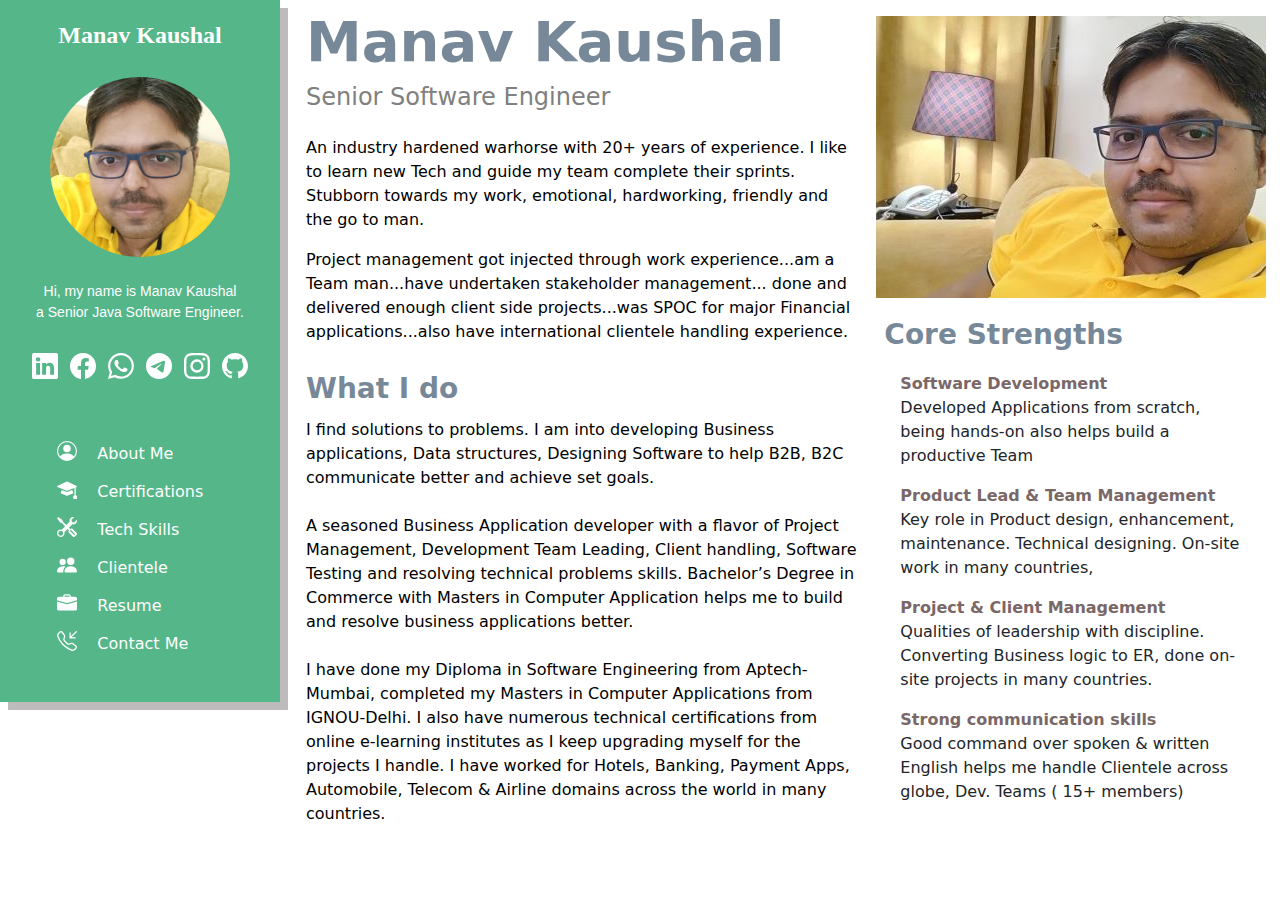
<file: About_Manav/aboutManav.html>
<html>
<head>
	<title>Manav Kaushal - Tech Lead : Java</title>
	<link rel="stylesheet" href="css/bootstrap.css">
	<meta charset="utf-8">
    <meta name="viewport" content="width=device-width, initial-scale=1">
    <meta name="description" content="">
    <meta name="author" content="Mark Otto, Jacob Thornton, and Bootstrap contributors">
    <meta name="generator" content="Hugo 0.122.0">
	
	
	<script src="js/bootstrap.js"></script>
	<link rel="stylesheet" href= 
"https://cdn.jsdelivr.net/npm/bootstrap@4.5.3/dist/css/bootstrap.min.css"
		integrity= 
"sha384-TX8t27EcRE3e/ihU7zmQxVncDAy5uIKz4rEkgIXeMed4M0jlfIDPvg6uqKI2xXr2"
		crossorigin="anonymous"> 

	<!-- Import jquery cdn -->
	<script src="https://code.jquery.com/jquery-3.5.1.slim.min.js"
		integrity= 
"sha384-DfXdz2htPH0lsSSs5nCTpuj/zy4C+OGpamoFVy38MVBnE+IbbVYUew+OrCXaRkfj"
		crossorigin="anonymous"> 
	</script> 
	
	<script src= 
"https://cdn.jsdelivr.net/npm/bootstrap@4.5.3/dist/js/bootstrap.bundle.min.js"
		integrity= 
"sha384-ho+j7jyWK8fNQe+A12Hb8AhRq26LrZ/JpcUGGOn+Y7RsweNrtN/tE3MoK7ZeZDyx"
		crossorigin="anonymous"> 
	</script> 
	
	
	
	
	<style>
      .bd-placeholder-img {
        font-size: 1.125rem;
        text-anchor: middle;
        -webkit-user-select: none;
        -moz-user-select: none;
        user-select: none;
      }

      @media (min-width: 768px) {
        .bd-placeholder-img-lg {
          font-size: 3.5rem;
        }
      }

      .b-example-divider {
        width: 100%;
        height: 3rem;
        background-color: rgba(0, 0, 0, .1);
        border: solid rgba(0, 0, 0, .15);
        border-width: 1px 0;
        box-shadow: inset 0 .5em 1.5em rgba(0, 0, 0, .1), inset 0 .125em .5em rgba(0, 0, 0, .15);
      }

      .b-example-vr {
        flex-shrink: 0;
        width: 1.5rem;
        height: 100vh;
      }

      .bi {
        vertical-align: -.125em;
        fill: currentColor;
      }

      .nav-scroller {
        position: relative;
        z-index: 2;
        height: 2.75rem;
        overflow-y: hidden;
      }

      .nav-scroller .nav {
        display: flex;
        flex-wrap: nowrap;
        padding-bottom: 1rem;
        margin-top: -1px;
        overflow-x: auto;
        text-align: center;
        white-space: nowrap;
        -webkit-overflow-scrolling: touch;
      }

      .btn-bd-primary {
        --bd-violet-bg: #712cf9;
        --bd-violet-rgb: 112.520718, 44.062154, 249.437846;

        --bs-btn-font-weight: 600;
        --bs-btn-color: var(--bs-white);
        --bs-btn-bg: var(--bd-violet-bg);
        --bs-btn-border-color: var(--bd-violet-bg);
        --bs-btn-hover-color: var(--bs-white);
        --bs-btn-hover-bg: #6528e0;
        --bs-btn-hover-border-color: #6528e0;
        --bs-btn-focus-shadow-rgb: var(--bd-violet-rgb);
        --bs-btn-active-color: var(--bs-btn-hover-color);
        --bs-btn-active-bg: #5a23c8;
        --bs-btn-active-border-color: #5a23c8;
      }

      .bd-mode-toggle {
        z-index: 1500;
      }

      .bd-mode-toggle .dropdown-menu .active .bi {
        display: block !important;
      }
	  .text-bg-green {
		  color: #54B689 !important;
		  background-color: #54B689;
	  }
	  .circle-img {
		border-radius: 50%;
		height : 180px;
		width  : 180px;
		text-align : center;
	  }
	  .mk-name {
		  font-family : Segoe UI;
		  font-size : 24px;
		  font-weight : bold;
	  }
	  .txt-btn {
		font-family : verdana;
		font-size : 16px;
		font-weight : bold;
		color : transparent;
	  }
	  .bi:hover {
		opacity: 0.5;		  
	  }	  
	  .my-tbl tr {
		height : 40px;
	  }
	  .ft-mk{
	    font-family : arial;
		font-size : 14px;		
	  }
	  ul li {
		height :  30px;
		width  : 150px;
		margin-left : 40px;
	  }
	  ul li:hover {
		font-weight : bold;
	  }
	  .my-grey-color {
		color : #595856;
	  }
	  .clr-slategrey {
		color : #778899;
	  }
	  .clr-lightsteelblue{
		color : #808080;
	  }
	  .clr-reddishgrey{
		color : #7a6767;
	  }
	  
	  .border-on{
		border : 1px solid black;
	  }
	  .border-off{
		border : 0px;
	  }
	  .border-grey {
		border : 1px solid rgb(200,200,200);
	  }
	  .col-2 {
		flex: 0 0 auto;
		width: 15.900667%;
	  }
	  .bg-secondary {
		--bs-bg-opacity: 1;
		background-color: rgb(200,200,200) !important;
	  }
	  .bg-tab {
		background-color: #b3b2b1 !important;
	  }
	  #mytabs : hover{
		background-color: rgb(200,200,200) !important;
	  }
    </style>
</head>
<body>

<div style="display: inline-flex">

<main class="" style="padding-right:10px">
  <h1 class="visually-hidden">Sidebars examples</h1>

  <div class="d-flex flex-column flex-shrink-0 p-3 text-bg-green" style="width: 280px;border: 1px solid; padding: 10px; box-shadow: 8px 8px #bdbbbb;">
    <center>
		<span class="mk-name align-items-center text-white text-decoration-none">Manav Kaushal</span>
		<br><br>
		<img src="img/manav_profile.jpeg" class="circle-img" title="Manav Kaushal"/>
		<br><br>
		<span class="ft-mk align-items-center text-white">
			Hi, my name is Manav Kaushal<br>a Senior Java Software Engineer.
		</span>
	</center>
	<br/>
	
	<table border="0" cellpadding="6" align="center">
		<tr>
			<td>
				<a href="http://www.linkedin.com/in/manavkaushal" class="text-decoration-none">
					<svg xmlns="http://www.w3.org/2000/svg" width="26" height="26" fill="currentColor" class="bi bi-linkedin text-white" viewBox="0 0 16 16">
						<path d="M0 1.146C0 .513.526 0 1.175 0h13.65C15.474 0 16 .513 16 1.146v13.708c0 .633-.526 1.146-1.175 1.146H1.175C.526 16 0 15.487 0 14.854zm4.943 12.248V6.169H2.542v7.225zm-1.2-8.212c.837 0 1.358-.554 1.358-1.248-.015-.709-.52-1.248-1.342-1.248S2.4 3.226 2.4 3.934c0 .694.521 1.248 1.327 1.248zm4.908 8.212V9.359c0-.216.016-.432.08-.586.173-.431.568-.878 1.232-.878.869 0 1.216.662 1.216 1.634v3.865h2.401V9.25c0-2.22-1.184-3.252-2.764-3.252-1.274 0-1.845.7-2.165 1.193v.025h-.016l.016-.025V6.169h-2.4c.03.678 0 7.225 0 7.225z"/>
					</svg>
				</a>
			</td>
			<td>
				<a href="https://www.facebook.com/manavdkaushal" class="text-decoration-none">
					<svg xmlns="http://www.w3.org/2000/svg" width="26" height="26" fill="currentColor" class="bi bi-facebook text-white" viewBox="0 0 16 16">
						<path d="M16 8.049c0-4.446-3.582-8.05-8-8.05C3.58 0-.002 3.603-.002 8.05c0 4.017 2.926 7.347 6.75 7.951v-5.625h-2.03V8.05H6.75V6.275c0-2.017 1.195-3.131 3.022-3.131.876 0 1.791.157 1.791.157v1.98h-1.009c-.993 0-1.303.621-1.303 1.258v1.51h2.218l-.354 2.326H9.25V16c3.824-.604 6.75-3.934 6.75-7.951"/>
					</svg>
				</a>
			</td>
			<td>
			
				<a class="text-decoration-none" id="a_wa" data-toggle="modal" href="#mnvModal">
					<svg xmlns="http://www.w3.org/2000/svg" width="26" height="26" fill="currentColor" class="bi bi-whatsapp text-white" viewBox="0 0 16 16">
					  <path d="M13.601 2.326A7.85 7.85 0 0 0 7.994 0C3.627 0 .068 3.558.064 7.926c0 1.399.366 2.76 1.057 3.965L0 16l4.204-1.102a7.9 7.9 0 0 0 3.79.965h.004c4.368 0 7.926-3.558 7.93-7.93A7.9 7.9 0 0 0 13.6 2.326zM7.994 14.521a6.6 6.6 0 0 1-3.356-.92l-.24-.144-2.494.654.666-2.433-.156-.251a6.56 6.56 0 0 1-1.007-3.505c0-3.626 2.957-6.584 6.591-6.584a6.56 6.56 0 0 1 4.66 1.931 6.56 6.56 0 0 1 1.928 4.66c-.004 3.639-2.961 6.592-6.592 6.592m3.615-4.934c-.197-.099-1.17-.578-1.353-.646-.182-.065-.315-.099-.445.099-.133.197-.513.646-.627.775-.114.133-.232.148-.43.05-.197-.1-.836-.308-1.592-.985-.59-.525-.985-1.175-1.103-1.372-.114-.198-.011-.304.088-.403.087-.088.197-.232.296-.346.1-.114.133-.198.198-.33.065-.134.034-.248-.015-.347-.05-.099-.445-1.076-.612-1.47-.16-.389-.323-.335-.445-.34-.114-.007-.247-.007-.38-.007a.73.73 0 0 0-.529.247c-.182.198-.691.677-.691 1.654s.71 1.916.81 2.049c.098.133 1.394 2.132 3.383 2.992.47.205.84.326 1.129.418.475.152.904.129 1.246.08.38-.058 1.171-.48 1.338-.943.164-.464.164-.86.114-.943-.049-.084-.182-.133-.38-.232"/>
					</svg>
				</a>
			</td>
			<td>
				<a class="text-decoration-none" id="a_tg" data-toggle="modal" href="#mnvModal">
					<svg xmlns="http://www.w3.org/2000/svg" width="26" height="26" fill="currentColor" class="bi bi-telegram text-white" viewBox="0 0 16 16">
					  <path d="M16 8A8 8 0 1 1 0 8a8 8 0 0 1 16 0M8.287 5.906q-1.168.486-4.666 2.01-.567.225-.595.442c-.03.243.275.339.69.47l.175.055c.408.133.958.288 1.243.294q.39.01.868-.32 3.269-2.206 3.374-2.23c.05-.012.12-.026.166.016s.042.12.037.141c-.03.129-1.227 1.241-1.846 1.817-.193.18-.33.307-.358.336a8 8 0 0 1-.188.186c-.38.366-.664.64.015 1.088.327.216.589.393.85.571.284.194.568.387.936.629q.14.092.27.187c.331.236.63.448.997.414.214-.02.435-.22.547-.82.265-1.417.786-4.486.906-5.751a1.4 1.4 0 0 0-.013-.315.34.34 0 0 0-.114-.217.53.53 0 0 0-.31-.093c-.3.005-.763.166-2.984 1.09"/>
					</svg>
				</a>
			</td>
			<td>
				<a class="text-decoration-none" id="a_ig" data-toggle="modal" href="#mnvModal">
					<svg xmlns="http://www.w3.org/2000/svg" width="26" height="26" fill="currentColor" class="bi bi-instagram text-white" viewBox="0 0 16 16">
						<path d="M8 0C5.829 0 5.556.01 4.703.048 3.85.088 3.269.222 2.76.42a3.9 3.9 0 0 0-1.417.923A3.9 3.9 0 0 0 .42 2.76C.222 3.268.087 3.85.048 4.7.01 5.555 0 5.827 0 8.001c0 2.172.01 2.444.048 3.297.04.852.174 1.433.372 1.942.205.526.478.972.923 1.417.444.445.89.719 1.416.923.51.198 1.09.333 1.942.372C5.555 15.99 5.827 16 8 16s2.444-.01 3.298-.048c.851-.04 1.434-.174 1.943-.372a3.9 3.9 0 0 0 1.416-.923c.445-.445.718-.891.923-1.417.197-.509.332-1.09.372-1.942C15.99 10.445 16 10.173 16 8s-.01-2.445-.048-3.299c-.04-.851-.175-1.433-.372-1.941a3.9 3.9 0 0 0-.923-1.417A3.9 3.9 0 0 0 13.24.42c-.51-.198-1.092-.333-1.943-.372C10.443.01 10.172 0 7.998 0zm-.717 1.442h.718c2.136 0 2.389.007 3.232.046.78.035 1.204.166 1.486.275.373.145.64.319.92.599s.453.546.598.92c.11.281.24.705.275 1.485.039.843.047 1.096.047 3.231s-.008 2.389-.047 3.232c-.035.78-.166 1.203-.275 1.485a2.5 2.5 0 0 1-.599.919c-.28.28-.546.453-.92.598-.28.11-.704.24-1.485.276-.843.038-1.096.047-3.232.047s-2.39-.009-3.233-.047c-.78-.036-1.203-.166-1.485-.276a2.5 2.5 0 0 1-.92-.598 2.5 2.5 0 0 1-.6-.92c-.109-.281-.24-.705-.275-1.485-.038-.843-.046-1.096-.046-3.233s.008-2.388.046-3.231c.036-.78.166-1.204.276-1.486.145-.373.319-.64.599-.92s.546-.453.92-.598c.282-.11.705-.24 1.485-.276.738-.034 1.024-.044 2.515-.045zm4.988 1.328a.96.96 0 1 0 0 1.92.96.96 0 0 0 0-1.92m-4.27 1.122a4.109 4.109 0 1 0 0 8.217 4.109 4.109 0 0 0 0-8.217m0 1.441a2.667 2.667 0 1 1 0 5.334 2.667 2.667 0 0 1 0-5.334"/>
					</svg>
				</a>
			</td>
			<td>
				<a href="https://github.com/manavdkaushal" class="text-decoration-none">
					<svg xmlns="http://www.w3.org/2000/svg" width="26" height="26" fill="currentColor" class="bi bi-github text-white" viewBox="0 0 16 16">
						<path d="M8 0C3.58 0 0 3.58 0 8c0 3.54 2.29 6.53 5.47 7.59.4.07.55-.17.55-.38 0-.19-.01-.82-.01-1.49-2.01.37-2.53-.49-2.69-.94-.09-.23-.48-.94-.82-1.13-.28-.15-.68-.52-.01-.53.63-.01 1.08.58 1.23.82.72 1.21 1.87.87 2.33.66.07-.52.28-.87.51-1.07-1.78-.2-3.64-.89-3.64-3.95 0-.87.31-1.59.82-2.15-.08-.2-.36-1.02.08-2.12 0 0 .67-.21 2.2.82.64-.18 1.32-.27 2-.27s1.36.09 2 .27c1.53-1.04 2.2-.82 2.2-.82.44 1.1.16 1.92.08 2.12.51.56.82 1.27.82 2.15 0 3.07-1.87 3.75-3.65 3.95.29.25.54.73.54 1.48 0 1.07-.01 1.93-.01 2.2 0 .21.15.46.55.38A8.01 8.01 0 0 0 16 8c0-4.42-3.58-8-8-8"/>
					</svg>
				</a>
			</td>
		</tr>
	</table>	
	

	<div class="container mt-2">
		<div class="modal fade" id="mnvModal"
			tabindex="-1"
			aria-labelledby="mnvModalLabel"
			aria-hidden="true"> 
			
			<div class="modal-dialog modal-dialog-centered"> 
				<div class="modal-content"> 
					<div class="modal-header"> 
						<h5 class="modal-title"
							id="mnvModalLabel"> 
							Scan the QR code 
						</h5> 
						
						<button type="button"
							class="close"
							data-dismiss="modal"
							style="font-weight : bold; font-size : 30px; background-color : rgb(210,210,210)"
							aria-label="Close"> 
							<span aria-hidden="true"> 
								× 
							</span> 
						</button> 
					</div> 

					<div class="modal-body"> 
						<h6 id="modal_body"></h6> 
						<!--<button type="button"
							class="btn btn-success btn-sm"
							data-toggle="modal"
							data-target="#mnvModal"
							id="submit"> 
							Close 
						</button>--> 
					</div> 
				</div> 
			</div> 
		</div> 
	</div> 

	<script type="text/javascript"> 
		$("#a_wa").click(function () { 			
			$("#modal_body").html("<center><img src=\"img/wa.png\"></center>");
			$("#mnvModalLabel").html("Scan my Whatsapp QR");			
		});
		$("#a_tg").click(function () { 			
			$("#modal_body").html("<center><img src=\"img/tg.jpg\"></center>");
			$("#mnvModalLabel").html("Scan my Telegram QR");			
		});
		$("#a_ig").click(function () { 			
			$("#modal_body").html("<center><img src=\"img/ig.png\"></center>");
			$("#mnvModalLabel").html("Scan my Instagram QR");			
		});		
	</script> 

	<br><br>
	
	<ul class="list-unstyled">
		<li class="mb-2">
			<a href="aboutManav.html" class="text-decoration-none">
				<svg xmlns="http://www.w3.org/2000/svg" width="20" height="20" fill="currentColor" class="bi bi-person-circle text-white" viewBox="0 0 16 16">
				  <path d="M11 6a3 3 0 1 1-6 0 3 3 0 0 1 6 0"/>
				  <path fill-rule="evenodd" d="M0 8a8 8 0 1 1 16 0A8 8 0 0 1 0 8m8-7a7 7 0 0 0-5.468 11.37C3.242 11.226 4.805 10 8 10s4.757 1.225 5.468 2.37A7 7 0 0 0 8 1"/>
				</svg>
				&nbsp;&nbsp;
				<span class="fs-6 text-white">About Me</span>
			</a>
		</li>
		<li class="mb-2">
			<a href="certifications.html" class="text-decoration-none">
				<svg xmlns="http://www.w3.org/2000/svg" width="20" height="20" fill="currentColor" class="bi bi-mortarboard-fill text-white" viewBox="0 0 16 16">
				  <path d="M8.211 2.047a.5.5 0 0 0-.422 0l-7.5 3.5a.5.5 0 0 0 .025.917l7.5 3a.5.5 0 0 0 .372 0L14 7.14V13a1 1 0 0 0-1 1v2h3v-2a1 1 0 0 0-1-1V6.739l.686-.275a.5.5 0 0 0 .025-.917z"/>
				  <path d="M4.176 9.032a.5.5 0 0 0-.656.327l-.5 1.7a.5.5 0 0 0 .294.605l4.5 1.8a.5.5 0 0 0 .372 0l4.5-1.8a.5.5 0 0 0 .294-.605l-.5-1.7a.5.5 0 0 0-.656-.327L8 10.466z"/>
				</svg>
				&nbsp;&nbsp;
				<span class="fs-6 text-white">Certifications</span>
			</a>
		</li>
		<li class="mb-2">
			<a href="techSkills.html" class="text-decoration-none">
				<svg xmlns="http://www.w3.org/2000/svg" width="20" height="20" fill="currentColor" class="bi bi-tools text-white" viewBox="0 0 16 16">
				  <path d="M1 0 0 1l2.2 3.081a1 1 0 0 0 .815.419h.07a1 1 0 0 1 .708.293l2.675 2.675-2.617 2.654A3.003 3.003 0 0 0 0 13a3 3 0 1 0 5.878-.851l2.654-2.617.968.968-.305.914a1 1 0 0 0 .242 1.023l3.27 3.27a.997.997 0 0 0 1.414 0l1.586-1.586a.997.997 0 0 0 0-1.414l-3.27-3.27a1 1 0 0 0-1.023-.242L10.5 9.5l-.96-.96 2.68-2.643A3.005 3.005 0 0 0 16 3q0-.405-.102-.777l-2.14 2.141L12 4l-.364-1.757L13.777.102a3 3 0 0 0-3.675 3.68L7.462 6.46 4.793 3.793a1 1 0 0 1-.293-.707v-.071a1 1 0 0 0-.419-.814zm9.646 10.646a.5.5 0 0 1 .708 0l2.914 2.915a.5.5 0 0 1-.707.707l-2.915-2.914a.5.5 0 0 1 0-.708M3 11l.471.242.529.026.287.445.445.287.026.529L5 13l-.242.471-.026.529-.445.287-.287.445-.529.026L3 15l-.471-.242L2 14.732l-.287-.445L1.268 14l-.026-.529L1 13l.242-.471.026-.529.445-.287.287-.445.529-.026z"/>
				</svg>
				&nbsp;&nbsp;
				<span class="fs-6 text-white">Tech Skills</span>
			</a>
		</li>
		<li class="mb-2">
			<a href="clientele.html" class="text-decoration-none">
				<svg xmlns="http://www.w3.org/2000/svg" width="20" height="20" fill="currentColor" class="bi bi-people-fill text-white" viewBox="0 0 16 16">
				  <path d="M7 14s-1 0-1-1 1-4 5-4 5 3 5 4-1 1-1 1zm4-6a3 3 0 1 0 0-6 3 3 0 0 0 0 6m-5.784 6A2.24 2.24 0 0 1 5 13c0-1.355.68-2.75 1.936-3.72A6.3 6.3 0 0 0 5 9c-4 0-5 3-5 4s1 1 1 1zM4.5 8a2.5 2.5 0 1 0 0-5 2.5 2.5 0 0 0 0 5"/>
				</svg>
				&nbsp;&nbsp;
				<span class="fs-6 text-white">Clientele</span>
			</a>
		</li>
		<li class="mb-2">
			<a href="resume.html" class="text-decoration-none">
				<svg xmlns="http://www.w3.org/2000/svg" width="20" height="20" fill="currentColor" class="bi bi-briefcase-fill text-white" viewBox="0 0 16 16">
				  <path d="M6.5 1A1.5 1.5 0 0 0 5 2.5V3H1.5A1.5 1.5 0 0 0 0 4.5v1.384l7.614 2.03a1.5 1.5 0 0 0 .772 0L16 5.884V4.5A1.5 1.5 0 0 0 14.5 3H11v-.5A1.5 1.5 0 0 0 9.5 1zm0 1h3a.5.5 0 0 1 .5.5V3H6v-.5a.5.5 0 0 1 .5-.5"/>
				  <path d="M0 12.5A1.5 1.5 0 0 0 1.5 14h13a1.5 1.5 0 0 0 1.5-1.5V6.85L8.129 8.947a.5.5 0 0 1-.258 0L0 6.85z"/>
				</svg>
				&nbsp;&nbsp;
				<span class="fs-6 text-white">Resume</span>
			</a>
		</li>
		<li class="mb-2">
			<a href="contact.html" class="text-decoration-none">
				<svg xmlns="http://www.w3.org/2000/svg" width="20" height="20" fill="currentColor" class="bi bi-telephone-inbound text-white" viewBox="0 0 16 16">
				  <path d="M15.854.146a.5.5 0 0 1 0 .708L11.707 5H14.5a.5.5 0 0 1 0 1h-4a.5.5 0 0 1-.5-.5v-4a.5.5 0 0 1 1 0v2.793L15.146.146a.5.5 0 0 1 .708 0m-12.2 1.182a.678.678 0 0 0-1.015-.063L1.605 2.3c-.483.484-.661 1.169-.45 1.77a17.6 17.6 0 0 0 4.168 6.608 17.6 17.6 0 0 0 6.608 4.168c.601.211 1.286.033 1.77-.45l1.034-1.034a.678.678 0 0 0-.063-1.015l-2.307-1.794a.68.68 0 0 0-.58-.122l-2.19.547a1.75 1.75 0 0 1-1.657-.459L5.482 8.062a1.75 1.75 0 0 1-.46-1.657l.548-2.19a.68.68 0 0 0-.122-.58zM1.884.511a1.745 1.745 0 0 1 2.612.163L6.29 2.98c.329.423.445.974.315 1.494l-.547 2.19a.68.68 0 0 0 .178.643l2.457 2.457a.68.68 0 0 0 .644.178l2.189-.547a1.75 1.75 0 0 1 1.494.315l2.306 1.794c.829.645.905 1.87.163 2.611l-1.034 1.034c-.74.74-1.846 1.065-2.877.702a18.6 18.6 0 0 1-7.01-4.42 18.6 18.6 0 0 1-4.42-7.009c-.362-1.03-.037-2.137.703-2.877z"/>
				</svg>
				&nbsp;&nbsp;
				<span class="fs-6 text-white">Contact Me</span>
			</a>
		</li>
	</ul>	

    
  </div>
</main> 

<main class="" style="">
	<div class="p-2 p-md-2  rounded text-body-emphasis" style="display: inline-flex; border:0px solid black">
		<div class="col-lg-7 px-2" style="border:0px solid blue">
			<h1 class="display-4 fw-bold clr-slategrey">Manav Kaushal</h1>
			<h4 class="fw-normal clr-lightsteelblue">Senior Software Engineer</h4>
			
			<div class="fst-normal text-justify mt-4">
				An industry hardened warhorse with 20+ years of experience. I like to learn new Tech and guide my team complete their sprints.
				Stubborn towards my work, emotional, hardworking, friendly and the go to man.
			</div>
			<div class=" text-justify mt-3">
				Project management got injected through work experience...am a Team man...have undertaken stakeholder management... done and delivered enough client side projects...was SPOC for major Financial applications...also have international clientele handling experience.
			</div>
			
			<div class="mt-4" style=" border:0px solid blue;">
				<div class="fs-3 fw-bold mb-2 clr-slategrey">What I do</div>				
				<div class="fst-normal">
					<div class="mb-4 text-justify">
					I find solutions to problems. I am into developing Business applications, Data structures, Designing Software to help B2B, B2C communicate better and achieve set goals.
					</div>
					<div class="mb-4 text-justify">
					A seasoned Business Application developer with a flavor of Project Management, Development Team Leading, Client handling, Software Testing and resolving technical problems skills. Bachelor’s Degree in Commerce with Masters in Computer Application helps me to build and resolve business applications better.
					</div>
					<div class="mb-4 text-justify">
						I have done my Diploma in Software Engineering from Aptech-Mumbai, completed my Masters in Computer Applications from IGNOU-Delhi. I also have numerous technical certifications from online e-learning institutes as I keep upgrading myself for the projects I handle.

						I have worked for Hotels, Banking, Payment Apps, Automobile, Telecom & Airline domains across the world in many countries.

					</div>
				</div>
			</div>
			
		</div>
		&nbsp;&nbsp;
		<div>
			<div class="pt-2 pr-2" style="border:0px solid brown; text-align:right; margin-right:6px;">
				<img src="img/manav_landscape.jpg"/>
			</div>
			<div class="p-md-2 mt-2" style="border:0px solid green">
				<div class="fs-3 fw-bold clr-slategrey mb-2">Core Strengths</div>
				
				<div class="" style="border: 0px solid grey;">
					<ol class="list-group list-group-flush">
					  <li class="list-group-item d-flex align-items-start border-0">
						<div class="me-auto text-justify">
						  <div class="fw-bold clr-reddishgrey">Software Development</div>
						  Developed Applications from scratch, being hands-on also helps build a productive Team
						</div>
					  </li>
					  <li class="list-group-item d-flex align-items-start border-0">
						<div class="me-auto text-justify">
						  <div class="fw-bold clr-reddishgrey">Product Lead & Team Management</div>
						  Key role in Product design, enhancement, maintenance. Technical designing. On-site work in many countries,
						</div>
					  </li>
					  <li class="list-group-item d-flex align-items-start border-0">
						<div class="me-auto text-justify">
						  <div class="fw-bold clr-reddishgrey">Project & Client Management</div>
						  Qualities of leadership with discipline. Converting Business logic to ER, done on-site projects in many countries.
						</div>
					  </li>
					  <li class="list-group-item d-flex align-items-start border-0">
						<div class="me-auto text-justify">
						  <div class="fw-bold clr-reddishgrey">Strong communication skills</div>
						  Good command over spoken & written English helps me handle Clientele across globe, Dev. Teams ( 15+ members)
						</div>
					  </li>
					  
					</ol>
				</div>
			</div>	
		</div>
	</div>
  
</main> 

</body>
</html>
</file>
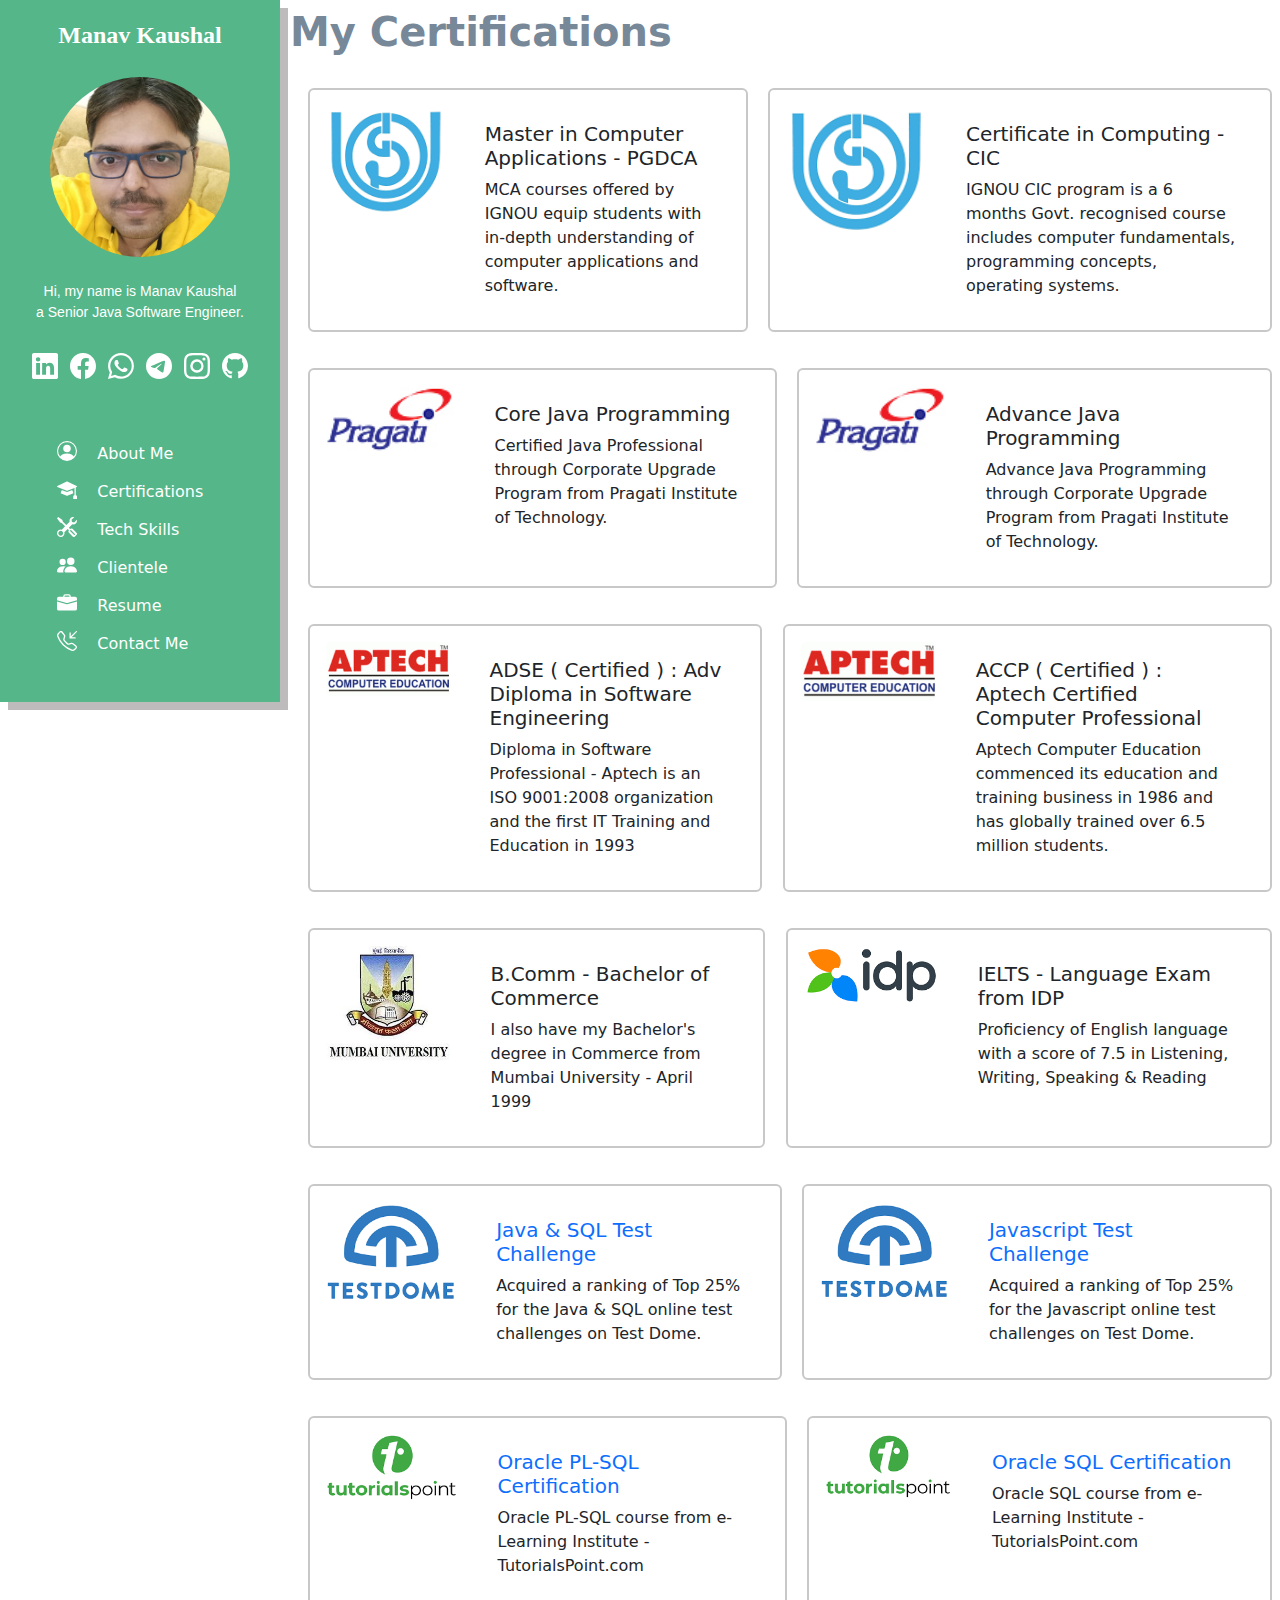
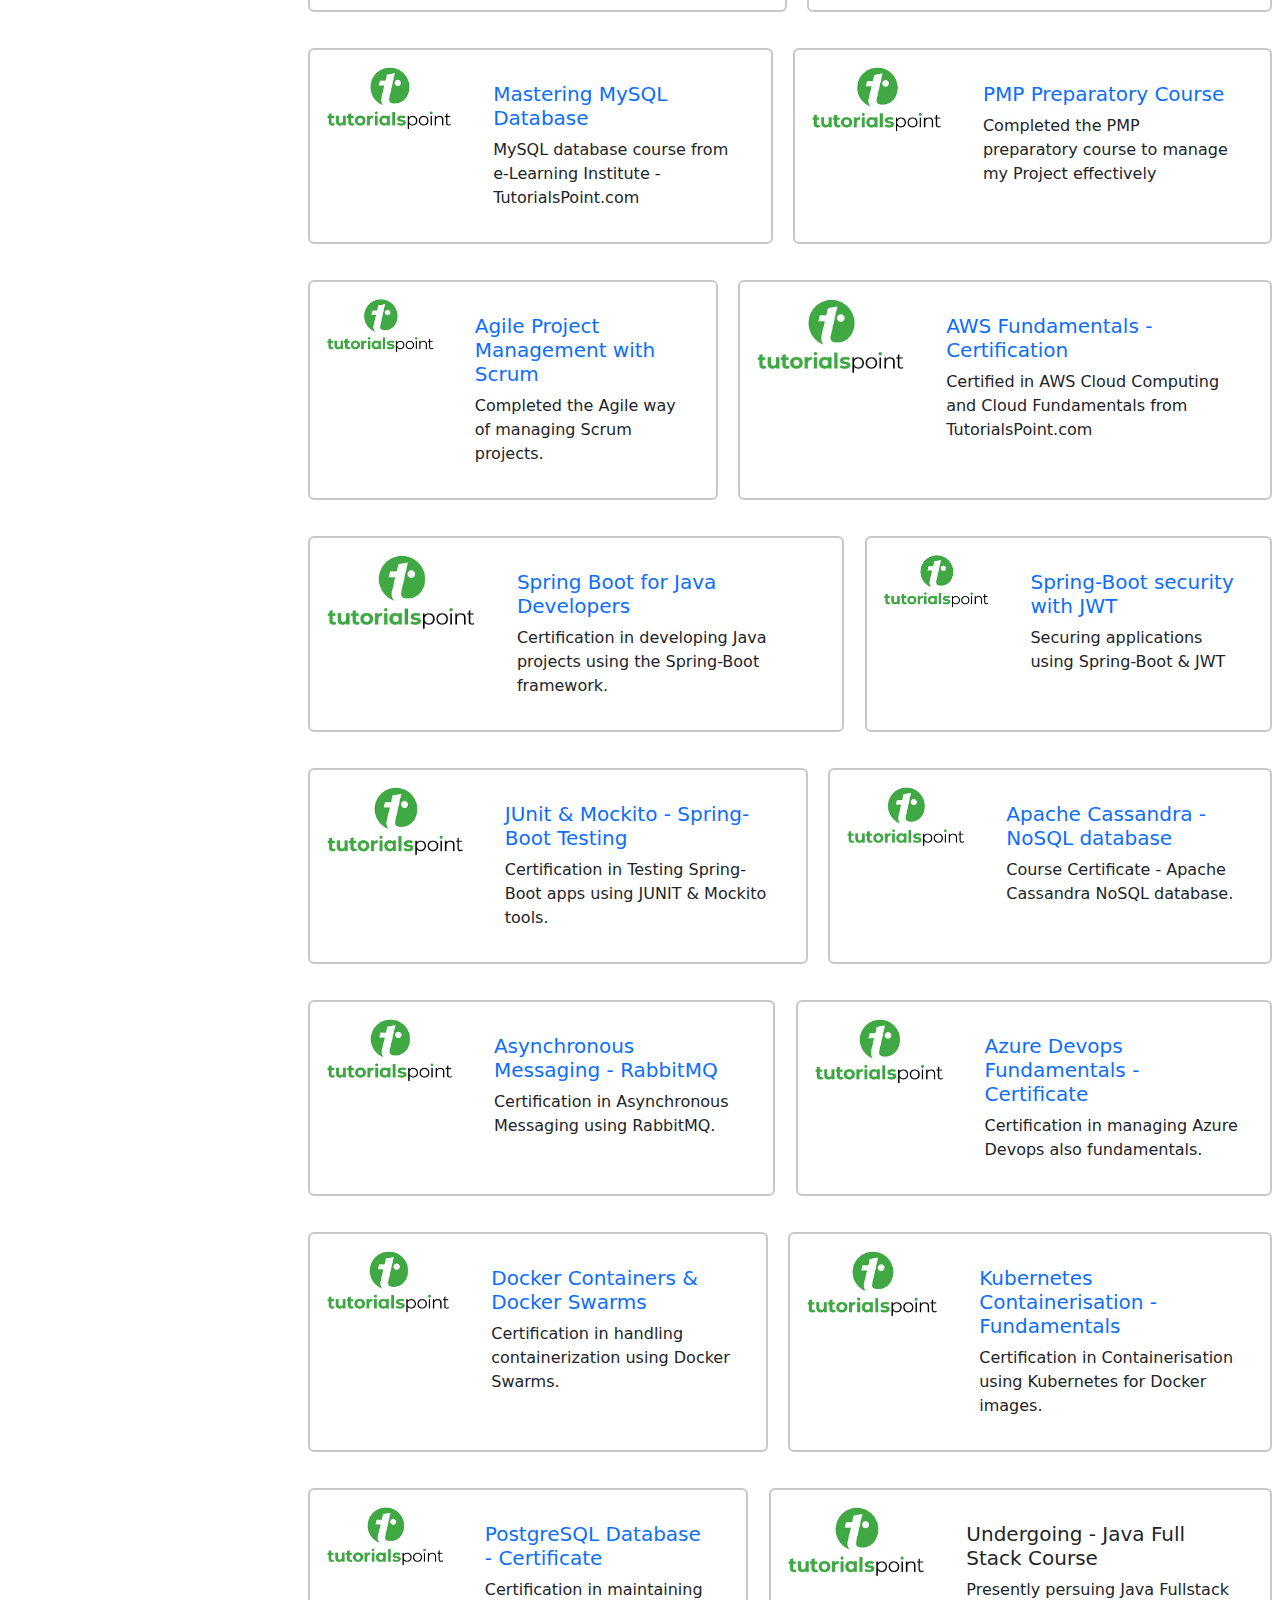
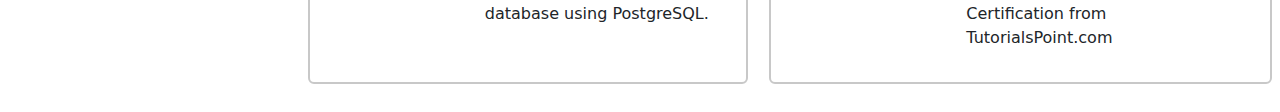
<file: About_Manav/certifications.html>
<html>
<head>
	<title>Manav Kaushal - Tech Lead : Java</title>
	<link rel="stylesheet" href="css/bootstrap.css">
	<meta charset="utf-8">
    <meta name="viewport" content="width=device-width, initial-scale=1">
    <meta name="description" content="">
    <meta name="author" content="Mark Otto, Jacob Thornton, and Bootstrap contributors">
    <meta name="generator" content="Hugo 0.122.0">
	
	
	<script src="js/bootstrap.js"></script>
	<link rel="stylesheet" href= 
"https://cdn.jsdelivr.net/npm/bootstrap@4.5.3/dist/css/bootstrap.min.css"
		integrity= 
"sha384-TX8t27EcRE3e/ihU7zmQxVncDAy5uIKz4rEkgIXeMed4M0jlfIDPvg6uqKI2xXr2"
		crossorigin="anonymous"> 

	<!-- Import jquery cdn -->
	<script src="https://code.jquery.com/jquery-3.5.1.slim.min.js"
		integrity= 
"sha384-DfXdz2htPH0lsSSs5nCTpuj/zy4C+OGpamoFVy38MVBnE+IbbVYUew+OrCXaRkfj"
		crossorigin="anonymous"> 
	</script> 
	
	<script src= 
"https://cdn.jsdelivr.net/npm/bootstrap@4.5.3/dist/js/bootstrap.bundle.min.js"
		integrity= 
"sha384-ho+j7jyWK8fNQe+A12Hb8AhRq26LrZ/JpcUGGOn+Y7RsweNrtN/tE3MoK7ZeZDyx"
		crossorigin="anonymous"> 
	</script> 
	
	
	
	
	<style>
      .bd-placeholder-img {
        font-size: 1.125rem;
        text-anchor: middle;
        -webkit-user-select: none;
        -moz-user-select: none;
        user-select: none;
      }

      @media (min-width: 768px) {
        .bd-placeholder-img-lg {
          font-size: 3.5rem;
        }
      }

      .b-example-divider {
        width: 100%;
        height: 3rem;
        background-color: rgba(0, 0, 0, .1);
        border: solid rgba(0, 0, 0, .15);
        border-width: 1px 0;
        box-shadow: inset 0 .5em 1.5em rgba(0, 0, 0, .1), inset 0 .125em .5em rgba(0, 0, 0, .15);
      }

      .b-example-vr {
        flex-shrink: 0;
        width: 1.5rem;
        height: 100vh;
      }

      .bi {
        vertical-align: -.125em;
        fill: currentColor;
      }

      .nav-scroller {
        position: relative;
        z-index: 2;
        height: 2.75rem;
        overflow-y: hidden;
      }

      .nav-scroller .nav {
        display: flex;
        flex-wrap: nowrap;
        padding-bottom: 1rem;
        margin-top: -1px;
        overflow-x: auto;
        text-align: center;
        white-space: nowrap;
        -webkit-overflow-scrolling: touch;
      }

      .btn-bd-primary {
        --bd-violet-bg: #712cf9;
        --bd-violet-rgb: 112.520718, 44.062154, 249.437846;

        --bs-btn-font-weight: 600;
        --bs-btn-color: var(--bs-white);
        --bs-btn-bg: var(--bd-violet-bg);
        --bs-btn-border-color: var(--bd-violet-bg);
        --bs-btn-hover-color: var(--bs-white);
        --bs-btn-hover-bg: #6528e0;
        --bs-btn-hover-border-color: #6528e0;
        --bs-btn-focus-shadow-rgb: var(--bd-violet-rgb);
        --bs-btn-active-color: var(--bs-btn-hover-color);
        --bs-btn-active-bg: #5a23c8;
        --bs-btn-active-border-color: #5a23c8;
      }

      .bd-mode-toggle {
        z-index: 1500;
      }

      .bd-mode-toggle .dropdown-menu .active .bi {
        display: block !important;
      }
	  .text-bg-green {
		  color: #54B689 !important;
		  background-color: #54B689;
	  }
	  .circle-img {
		border-radius: 50%;
		height : 180px;
		width  : 180px;
		text-align : center;
	  }
	  .mk-name {
		  font-family : Segoe UI;
		  font-size : 24px;
		  font-weight : bold;
	  }
	  .txt-btn {
		font-family : verdana;
		font-size : 16px;
		font-weight : bold;
		color : transparent;
	  }
	  .bi:hover {
		opacity: 0.5;		  
	  }	  
	  .my-tbl tr {
		height : 40px;
	  }
	  .ft-mk{
	    font-family : arial;
		font-size : 14px;		
	  }
	  ul li {
		height :  30px;
		width  : 150px;
		margin-left : 40px;
	  }
	  ul li:hover {
		font-weight : bold;
	  }
	  .my-grey-color {
		color : #595856;
	  }
	  .clr-slategrey {
		color : #778899;
	  }
	  .clr-lightsteelblue{
		color : #808080;
	  }
	  .clr-reddishgrey{
		color : #aeb2b8;
	  }
	  .border-on{
		border : 1px solid black;
	  }
	  .border-off{
		border : 0px;
	  }
	  .border-grey {
		border : 2px solid rgb(200,200,200);
	  }
	  .col-2 {
		flex: 0 0 auto;
		width: 15.900667%;
	  }
	  .bg-secondary {
		--bs-bg-opacity: 1;
		background-color: rgb(200,200,200) !important;
	  }
	  .bg-tab {
		background-color: #b3b2b1 !important;
	  }
	  #mytabs : hover{
		background-color: rgb(200,200,200) !important;
	  }

    </style>
</head>
<body>

<div style="display: inline-flex">

<main class="" style="padding-right:10px">
  <h1 class="visually-hidden">Sidebars examples</h1>

  <div class="d-flex flex-column flex-shrink-0 p-3 text-bg-green" style="width: 280px;border: 1px solid; padding: 10px; box-shadow: 8px 8px #bdbbbb;">
    <center>
		<span class="mk-name align-items-center text-white text-decoration-none">Manav Kaushal</span>
		<br><br>
		<img src="img/manav_profile.jpeg" class="circle-img" title="Manav Kaushal"/>
		<br><br>
		<span class="ft-mk align-items-center text-white">
			Hi, my name is Manav Kaushal<br>a Senior Java Software Engineer.
		</span>
	</center>
	<br/>
	
	<table border="0" cellpadding="6" align="center">
		<tr>
			<td>
				<a href="http://www.linkedin.com/in/manavkaushal" class="text-decoration-none">
					<svg xmlns="http://www.w3.org/2000/svg" width="26" height="26" fill="currentColor" class="bi bi-linkedin text-white" viewBox="0 0 16 16">
						<path d="M0 1.146C0 .513.526 0 1.175 0h13.65C15.474 0 16 .513 16 1.146v13.708c0 .633-.526 1.146-1.175 1.146H1.175C.526 16 0 15.487 0 14.854zm4.943 12.248V6.169H2.542v7.225zm-1.2-8.212c.837 0 1.358-.554 1.358-1.248-.015-.709-.52-1.248-1.342-1.248S2.4 3.226 2.4 3.934c0 .694.521 1.248 1.327 1.248zm4.908 8.212V9.359c0-.216.016-.432.08-.586.173-.431.568-.878 1.232-.878.869 0 1.216.662 1.216 1.634v3.865h2.401V9.25c0-2.22-1.184-3.252-2.764-3.252-1.274 0-1.845.7-2.165 1.193v.025h-.016l.016-.025V6.169h-2.4c.03.678 0 7.225 0 7.225z"/>
					</svg>
				</a>
			</td>
			<td>
				<a href="https://www.facebook.com/manavdkaushal" class="text-decoration-none">
					<svg xmlns="http://www.w3.org/2000/svg" width="26" height="26" fill="currentColor" class="bi bi-facebook text-white" viewBox="0 0 16 16">
						<path d="M16 8.049c0-4.446-3.582-8.05-8-8.05C3.58 0-.002 3.603-.002 8.05c0 4.017 2.926 7.347 6.75 7.951v-5.625h-2.03V8.05H6.75V6.275c0-2.017 1.195-3.131 3.022-3.131.876 0 1.791.157 1.791.157v1.98h-1.009c-.993 0-1.303.621-1.303 1.258v1.51h2.218l-.354 2.326H9.25V16c3.824-.604 6.75-3.934 6.75-7.951"/>
					</svg>
				</a>
			</td>
			<td>
			
				<a class="text-decoration-none" id="a_wa" data-toggle="modal" href="#mnvModal">
					<svg xmlns="http://www.w3.org/2000/svg" width="26" height="26" fill="currentColor" class="bi bi-whatsapp text-white" viewBox="0 0 16 16">
					  <path d="M13.601 2.326A7.85 7.85 0 0 0 7.994 0C3.627 0 .068 3.558.064 7.926c0 1.399.366 2.76 1.057 3.965L0 16l4.204-1.102a7.9 7.9 0 0 0 3.79.965h.004c4.368 0 7.926-3.558 7.93-7.93A7.9 7.9 0 0 0 13.6 2.326zM7.994 14.521a6.6 6.6 0 0 1-3.356-.92l-.24-.144-2.494.654.666-2.433-.156-.251a6.56 6.56 0 0 1-1.007-3.505c0-3.626 2.957-6.584 6.591-6.584a6.56 6.56 0 0 1 4.66 1.931 6.56 6.56 0 0 1 1.928 4.66c-.004 3.639-2.961 6.592-6.592 6.592m3.615-4.934c-.197-.099-1.17-.578-1.353-.646-.182-.065-.315-.099-.445.099-.133.197-.513.646-.627.775-.114.133-.232.148-.43.05-.197-.1-.836-.308-1.592-.985-.59-.525-.985-1.175-1.103-1.372-.114-.198-.011-.304.088-.403.087-.088.197-.232.296-.346.1-.114.133-.198.198-.33.065-.134.034-.248-.015-.347-.05-.099-.445-1.076-.612-1.47-.16-.389-.323-.335-.445-.34-.114-.007-.247-.007-.38-.007a.73.73 0 0 0-.529.247c-.182.198-.691.677-.691 1.654s.71 1.916.81 2.049c.098.133 1.394 2.132 3.383 2.992.47.205.84.326 1.129.418.475.152.904.129 1.246.08.38-.058 1.171-.48 1.338-.943.164-.464.164-.86.114-.943-.049-.084-.182-.133-.38-.232"/>
					</svg>
				</a>
			</td>
			<td>
				<a class="text-decoration-none" id="a_tg" data-toggle="modal" href="#mnvModal">
					<svg xmlns="http://www.w3.org/2000/svg" width="26" height="26" fill="currentColor" class="bi bi-telegram text-white" viewBox="0 0 16 16">
					  <path d="M16 8A8 8 0 1 1 0 8a8 8 0 0 1 16 0M8.287 5.906q-1.168.486-4.666 2.01-.567.225-.595.442c-.03.243.275.339.69.47l.175.055c.408.133.958.288 1.243.294q.39.01.868-.32 3.269-2.206 3.374-2.23c.05-.012.12-.026.166.016s.042.12.037.141c-.03.129-1.227 1.241-1.846 1.817-.193.18-.33.307-.358.336a8 8 0 0 1-.188.186c-.38.366-.664.64.015 1.088.327.216.589.393.85.571.284.194.568.387.936.629q.14.092.27.187c.331.236.63.448.997.414.214-.02.435-.22.547-.82.265-1.417.786-4.486.906-5.751a1.4 1.4 0 0 0-.013-.315.34.34 0 0 0-.114-.217.53.53 0 0 0-.31-.093c-.3.005-.763.166-2.984 1.09"/>
					</svg>
				</a>
			</td>
			<td>
				<a class="text-decoration-none" id="a_ig" data-toggle="modal" href="#mnvModal">
					<svg xmlns="http://www.w3.org/2000/svg" width="26" height="26" fill="currentColor" class="bi bi-instagram text-white" viewBox="0 0 16 16">
						<path d="M8 0C5.829 0 5.556.01 4.703.048 3.85.088 3.269.222 2.76.42a3.9 3.9 0 0 0-1.417.923A3.9 3.9 0 0 0 .42 2.76C.222 3.268.087 3.85.048 4.7.01 5.555 0 5.827 0 8.001c0 2.172.01 2.444.048 3.297.04.852.174 1.433.372 1.942.205.526.478.972.923 1.417.444.445.89.719 1.416.923.51.198 1.09.333 1.942.372C5.555 15.99 5.827 16 8 16s2.444-.01 3.298-.048c.851-.04 1.434-.174 1.943-.372a3.9 3.9 0 0 0 1.416-.923c.445-.445.718-.891.923-1.417.197-.509.332-1.09.372-1.942C15.99 10.445 16 10.173 16 8s-.01-2.445-.048-3.299c-.04-.851-.175-1.433-.372-1.941a3.9 3.9 0 0 0-.923-1.417A3.9 3.9 0 0 0 13.24.42c-.51-.198-1.092-.333-1.943-.372C10.443.01 10.172 0 7.998 0zm-.717 1.442h.718c2.136 0 2.389.007 3.232.046.78.035 1.204.166 1.486.275.373.145.64.319.92.599s.453.546.598.92c.11.281.24.705.275 1.485.039.843.047 1.096.047 3.231s-.008 2.389-.047 3.232c-.035.78-.166 1.203-.275 1.485a2.5 2.5 0 0 1-.599.919c-.28.28-.546.453-.92.598-.28.11-.704.24-1.485.276-.843.038-1.096.047-3.232.047s-2.39-.009-3.233-.047c-.78-.036-1.203-.166-1.485-.276a2.5 2.5 0 0 1-.92-.598 2.5 2.5 0 0 1-.6-.92c-.109-.281-.24-.705-.275-1.485-.038-.843-.046-1.096-.046-3.233s.008-2.388.046-3.231c.036-.78.166-1.204.276-1.486.145-.373.319-.64.599-.92s.546-.453.92-.598c.282-.11.705-.24 1.485-.276.738-.034 1.024-.044 2.515-.045zm4.988 1.328a.96.96 0 1 0 0 1.92.96.96 0 0 0 0-1.92m-4.27 1.122a4.109 4.109 0 1 0 0 8.217 4.109 4.109 0 0 0 0-8.217m0 1.441a2.667 2.667 0 1 1 0 5.334 2.667 2.667 0 0 1 0-5.334"/>
					</svg>
				</a>
			</td>
			<td>
				<a href="https://github.com/manavdkaushal" class="text-decoration-none">
					<svg xmlns="http://www.w3.org/2000/svg" width="26" height="26" fill="currentColor" class="bi bi-github text-white" viewBox="0 0 16 16">
						<path d="M8 0C3.58 0 0 3.58 0 8c0 3.54 2.29 6.53 5.47 7.59.4.07.55-.17.55-.38 0-.19-.01-.82-.01-1.49-2.01.37-2.53-.49-2.69-.94-.09-.23-.48-.94-.82-1.13-.28-.15-.68-.52-.01-.53.63-.01 1.08.58 1.23.82.72 1.21 1.87.87 2.33.66.07-.52.28-.87.51-1.07-1.78-.2-3.64-.89-3.64-3.95 0-.87.31-1.59.82-2.15-.08-.2-.36-1.02.08-2.12 0 0 .67-.21 2.2.82.64-.18 1.32-.27 2-.27s1.36.09 2 .27c1.53-1.04 2.2-.82 2.2-.82.44 1.1.16 1.92.08 2.12.51.56.82 1.27.82 2.15 0 3.07-1.87 3.75-3.65 3.95.29.25.54.73.54 1.48 0 1.07-.01 1.93-.01 2.2 0 .21.15.46.55.38A8.01 8.01 0 0 0 16 8c0-4.42-3.58-8-8-8"/>
					</svg>
				</a>
			</td>
		</tr>
	</table>	
	

	<div class="container mt-2">
		<div class="modal fade" id="mnvModal"
			tabindex="-1"
			aria-labelledby="mnvModalLabel"
			aria-hidden="true"> 
			
			<div class="modal-dialog modal-dialog-centered"> 
				<div class="modal-content"> 
					<div class="modal-header"> 
						<h5 class="modal-title"
							id="mnvModalLabel"> 
							Scan the QR code 
						</h5> 
						
						<button type="button"
							class="close"
							data-dismiss="modal"
							style="font-weight : bold; font-size : 30px; background-color : rgb(210,210,210)"
							aria-label="Close"> 
							<span aria-hidden="true"> 
								× 
							</span> 
						</button> 
					</div> 

					<div class="modal-body"> 
						<h6 id="modal_body"></h6> 
						<!--<button type="button"
							class="btn btn-success btn-sm"
							data-toggle="modal"
							data-target="#mnvModal"
							id="submit"> 
							Close 
						</button>--> 
					</div> 
				</div> 
			</div> 
		</div> 
	</div> 

	<script type="text/javascript"> 
		$("#a_wa").click(function () { 			
			$("#modal_body").html("<center><img src=\"img/wa.png\"></center>");
			$("#mnvModalLabel").html("Scan my Whatsapp QR");			
		});
		$("#a_tg").click(function () { 			
			$("#modal_body").html("<center><img src=\"img/tg.jpg\"></center>");
			$("#mnvModalLabel").html("Scan my Telegram QR");			
		});
		$("#a_ig").click(function () { 			
			$("#modal_body").html("<center><img src=\"img/ig.png\"></center>");
			$("#mnvModalLabel").html("Scan my Instagram QR");			
		});		
	</script> 

	<br><br>
	
	<ul class="list-unstyled">
		<li class="mb-2">
			<a href="aboutManav.html" class="text-decoration-none">
				<svg xmlns="http://www.w3.org/2000/svg" width="20" height="20" fill="currentColor" class="bi bi-person-circle text-white" viewBox="0 0 16 16">
				  <path d="M11 6a3 3 0 1 1-6 0 3 3 0 0 1 6 0"/>
				  <path fill-rule="evenodd" d="M0 8a8 8 0 1 1 16 0A8 8 0 0 1 0 8m8-7a7 7 0 0 0-5.468 11.37C3.242 11.226 4.805 10 8 10s4.757 1.225 5.468 2.37A7 7 0 0 0 8 1"/>
				</svg>
				&nbsp;&nbsp;
				<span class="fs-6 text-white">About Me</span>
			</a>
		</li>
		<li class="mb-2">
			<a href="certifications.html" class="text-decoration-none">
				<svg xmlns="http://www.w3.org/2000/svg" width="20" height="20" fill="currentColor" class="bi bi-mortarboard-fill text-white" viewBox="0 0 16 16">
				  <path d="M8.211 2.047a.5.5 0 0 0-.422 0l-7.5 3.5a.5.5 0 0 0 .025.917l7.5 3a.5.5 0 0 0 .372 0L14 7.14V13a1 1 0 0 0-1 1v2h3v-2a1 1 0 0 0-1-1V6.739l.686-.275a.5.5 0 0 0 .025-.917z"/>
				  <path d="M4.176 9.032a.5.5 0 0 0-.656.327l-.5 1.7a.5.5 0 0 0 .294.605l4.5 1.8a.5.5 0 0 0 .372 0l4.5-1.8a.5.5 0 0 0 .294-.605l-.5-1.7a.5.5 0 0 0-.656-.327L8 10.466z"/>
				</svg>
				&nbsp;&nbsp;
				<span class="fs-6 text-white">Certifications</span>
			</a>
		</li>
		<li class="mb-2">
			<a href="techSkills.html" class="text-decoration-none">
				<svg xmlns="http://www.w3.org/2000/svg" width="20" height="20" fill="currentColor" class="bi bi-tools text-white" viewBox="0 0 16 16">
				  <path d="M1 0 0 1l2.2 3.081a1 1 0 0 0 .815.419h.07a1 1 0 0 1 .708.293l2.675 2.675-2.617 2.654A3.003 3.003 0 0 0 0 13a3 3 0 1 0 5.878-.851l2.654-2.617.968.968-.305.914a1 1 0 0 0 .242 1.023l3.27 3.27a.997.997 0 0 0 1.414 0l1.586-1.586a.997.997 0 0 0 0-1.414l-3.27-3.27a1 1 0 0 0-1.023-.242L10.5 9.5l-.96-.96 2.68-2.643A3.005 3.005 0 0 0 16 3q0-.405-.102-.777l-2.14 2.141L12 4l-.364-1.757L13.777.102a3 3 0 0 0-3.675 3.68L7.462 6.46 4.793 3.793a1 1 0 0 1-.293-.707v-.071a1 1 0 0 0-.419-.814zm9.646 10.646a.5.5 0 0 1 .708 0l2.914 2.915a.5.5 0 0 1-.707.707l-2.915-2.914a.5.5 0 0 1 0-.708M3 11l.471.242.529.026.287.445.445.287.026.529L5 13l-.242.471-.026.529-.445.287-.287.445-.529.026L3 15l-.471-.242L2 14.732l-.287-.445L1.268 14l-.026-.529L1 13l.242-.471.026-.529.445-.287.287-.445.529-.026z"/>
				</svg>
				&nbsp;&nbsp;
				<span class="fs-6 text-white">Tech Skills</span>
			</a>
		</li>
		<li class="mb-2">
			<a href="clientele.html" class="text-decoration-none">
				<svg xmlns="http://www.w3.org/2000/svg" width="20" height="20" fill="currentColor" class="bi bi-people-fill text-white" viewBox="0 0 16 16">
				  <path d="M7 14s-1 0-1-1 1-4 5-4 5 3 5 4-1 1-1 1zm4-6a3 3 0 1 0 0-6 3 3 0 0 0 0 6m-5.784 6A2.24 2.24 0 0 1 5 13c0-1.355.68-2.75 1.936-3.72A6.3 6.3 0 0 0 5 9c-4 0-5 3-5 4s1 1 1 1zM4.5 8a2.5 2.5 0 1 0 0-5 2.5 2.5 0 0 0 0 5"/>
				</svg>
				&nbsp;&nbsp;
				<span class="fs-6 text-white">Clientele</span>
			</a>
		</li>
		<li class="mb-2">
			<a href="resume.html" class="text-decoration-none">
				<svg xmlns="http://www.w3.org/2000/svg" width="20" height="20" fill="currentColor" class="bi bi-briefcase-fill text-white" viewBox="0 0 16 16">
				  <path d="M6.5 1A1.5 1.5 0 0 0 5 2.5V3H1.5A1.5 1.5 0 0 0 0 4.5v1.384l7.614 2.03a1.5 1.5 0 0 0 .772 0L16 5.884V4.5A1.5 1.5 0 0 0 14.5 3H11v-.5A1.5 1.5 0 0 0 9.5 1zm0 1h3a.5.5 0 0 1 .5.5V3H6v-.5a.5.5 0 0 1 .5-.5"/>
				  <path d="M0 12.5A1.5 1.5 0 0 0 1.5 14h13a1.5 1.5 0 0 0 1.5-1.5V6.85L8.129 8.947a.5.5 0 0 1-.258 0L0 6.85z"/>
				</svg>
				&nbsp;&nbsp;
				<span class="fs-6 text-white">Resume</span>
			</a>
		</li>
		<li class="mb-2">
			<a href="contact.html" class="text-decoration-none">
				<svg xmlns="http://www.w3.org/2000/svg" width="20" height="20" fill="currentColor" class="bi bi-telephone-inbound text-white" viewBox="0 0 16 16">
				  <path d="M15.854.146a.5.5 0 0 1 0 .708L11.707 5H14.5a.5.5 0 0 1 0 1h-4a.5.5 0 0 1-.5-.5v-4a.5.5 0 0 1 1 0v2.793L15.146.146a.5.5 0 0 1 .708 0m-12.2 1.182a.678.678 0 0 0-1.015-.063L1.605 2.3c-.483.484-.661 1.169-.45 1.77a17.6 17.6 0 0 0 4.168 6.608 17.6 17.6 0 0 0 6.608 4.168c.601.211 1.286.033 1.77-.45l1.034-1.034a.678.678 0 0 0-.063-1.015l-2.307-1.794a.68.68 0 0 0-.58-.122l-2.19.547a1.75 1.75 0 0 1-1.657-.459L5.482 8.062a1.75 1.75 0 0 1-.46-1.657l.548-2.19a.68.68 0 0 0-.122-.58zM1.884.511a1.745 1.745 0 0 1 2.612.163L6.29 2.98c.329.423.445.974.315 1.494l-.547 2.19a.68.68 0 0 0 .178.643l2.457 2.457a.68.68 0 0 0 .644.178l2.189-.547a1.75 1.75 0 0 1 1.494.315l2.306 1.794c.829.645.905 1.87.163 2.611l-1.034 1.034c-.74.74-1.846 1.065-2.877.702a18.6 18.6 0 0 1-7.01-4.42 18.6 18.6 0 0 1-4.42-7.009c-.362-1.03-.037-2.137.703-2.877z"/>
				</svg>
				&nbsp;&nbsp;
				<span class="fs-6 text-white">Contact Me</span>
			</a>
		</li>
	</ul>	

    
  </div>
</main> 

 

<main class="" style="">
	<h1 class="fw-bold clr-slategrey pl-3 mb-4 mt-2">My Certifications</h1>	

	<div class="p-4 p-md-2 mb-1 rounded text-body-emphasis" style="display: inline-flex">
		&nbsp;&nbsp;
		<div class="card mb-3 border-grey p-3" style="max-width: 540px;">
		  <div class="row no-gutters">
			<div class="col-md-4">
			  <img src="img/ignou.png" class="card-img" alt="IGNOU - Indira Gandhi National Open University Delhi">
			</div>
			<div class="col-md-8">
			  <div class="card-body">
				<h5 class="card-title">Master in Computer Applications - PGDCA</h5>
				<p class="card-text">MCA courses offered by IGNOU equip students with in-depth understanding of computer applications and software. </p>
			  </div>
			</div>
		  </div>
		</div>&nbsp;&nbsp;&nbsp;&nbsp;
		<div class="card mb-3 border-grey p-3" style="max-width: 540px;">
		  <div class="row no-gutters">
			<div class="col-md-4">
			  <img src="img/ignou.png" class="card-img" alt="IGNOU - Indira Gandhi National Open University Delhi">
			</div>
			<div class="col-md-8">
			  <div class="card-body">
				<h5 class="card-title">Certificate in Computing - CIC</h5>
				<p class="card-text">IGNOU CIC program is a 6 months Govt. recognised course includes computer fundamentals, programming concepts, operating systems. </p>
			  </div>
			</div>
		  </div>
		</div>
	</div>
	

	<div class="p-4 p-md-2 mb-1 rounded text-body-emphasis" style="display: inline-flex">
		&nbsp;&nbsp;
		<div class="card mb-3 border-grey p-3" style="max-width: 540px;">
		  <div class="row no-gutters">
			<div class="col-md-4">
			  <img src="img/Pragati_logo.png" class="card-img" alt="Corporate Upgrade Program - Pragati Institute of Technology">
			</div>
			<div class="col-md-8">
			  <div class="card-body">
				<h5 class="card-title">Core Java Programming</h5>
				<p class="card-text">Certified Java Professional through Corporate Upgrade Program from Pragati Institute of Technology.</p>
			  </div>
			</div>
		  </div>
		</div>&nbsp;&nbsp;&nbsp;&nbsp;
		<div class="card mb-3 border-grey p-3" style="max-width: 540px;">
		  <div class="row no-gutters">
			<div class="col-md-4">
			  <img src="img/Pragati_logo.png" class="card-img" alt="IGNOU - Indira Gandhi National Open University Delhi">
			</div>
			<div class="col-md-8">
			  <div class="card-body">
				<h5 class="card-title">Advance Java Programming</h5>
				<p class="card-text">Advance Java Programming through Corporate Upgrade Program from Pragati Institute of Technology. </p>
			  </div>
			</div>
		  </div>
		</div>
	</div>
  
  
	<div class="p-4 p-md-2 mb-1 rounded text-body-emphasis" style="display: inline-flex">
		&nbsp;&nbsp;
		<div class="card mb-3 border-grey p-3" style="max-width: 540px;">
		  <div class="row no-gutters">
			<div class="col-md-4">
			  <img src="img/aptech_logo.png" class="card-img" alt="Aptech Computer Education Institute">
			</div>
			<div class="col-md-8">
			  <div class="card-body">
				<h5 class="card-title">ADSE ( Certified ) : Adv Diploma in Software Engineering</h5>
				<p class="card-text">Diploma in Software Professional - Aptech is an ISO 9001:2008 organization and the first IT Training and Education in 1993</p>
			  </div>
			</div>
		  </div>
		</div>&nbsp;&nbsp;&nbsp;&nbsp;
		<div class="card mb-3 border-grey p-3" style="max-width: 540px;">
		  <div class="row no-gutters">
			<div class="col-md-4">
			  <img src="img/aptech_logo.png" class="card-img" alt="Aptech Computer Education Institute">
			</div>
			<div class="col-md-8">
			  <div class="card-body">
				<h5 class="card-title">ACCP ( Certified ) : Aptech Certified Computer Professional</h5>
				<p class="card-text">Aptech Computer Education commenced its education and training business in 1986 and has globally trained over 6.5 million students. </p>
			  </div>
			</div>
		  </div>
		</div>
	</div>
	
	
	<div class="p-4 p-md-2 mb-1 rounded text-body-emphasis" style="display: inline-flex">
		&nbsp;&nbsp;
		<div class="card mb-3 border-grey p-3" style="max-width: 540px;">
		  <div class="row no-gutters">
			<div class="col-md-4">
			  <img src="img/mum_univ_logo.png" class="card-img" alt="University of Mumbai">
			</div>
			<div class="col-md-8">
			  <div class="card-body">
				<h5 class="card-title">B.Comm - Bachelor of Commerce</h5>
				<p class="card-text">I also have my Bachelor's degree in Commerce from Mumbai University - April 1999</p>
			  </div>
			</div>
		  </div>
		</div>&nbsp;&nbsp;&nbsp;&nbsp;
		<div class="card mb-3 border-grey p-3" style="max-width: 540px;">
		  <div class="row no-gutters">
			<div class="col-md-4">
			  <img src="img/idp_logo.png" class="card-img" alt="IELTS - Language Exam from IDP">
			</div>
			<div class="col-md-8">
			  <div class="card-body">
				<h5 class="card-title">IELTS - Language Exam from IDP</h5>
				<p class="card-text">Proficiency of English language with a score of 7.5 in Listening, Writing, Speaking & Reading </p>
			  </div>
			</div>
		  </div>
		</div>
	</div>
	
	<div class="p-4 p-md-2 mb-1 rounded text-body-emphasis" style="display: inline-flex">
		&nbsp;&nbsp;
		<div class="card mb-3 border-grey p-3" style="max-width: 540px;">
		  <div class="row no-gutters">
			<div class="col-md-4">
			  <img src="img/testdome_logo.png" class="card-img" alt="Java Online Test - Top 25%">
			</div>
			<div class="col-md-8">
			  <div class="card-body">
				<h5 class="card-title"><a href="https://www.testdome.com/certificates/cf4e3699ecb341e68a76ba3ad493ce23" class="text-decoration-none">Java & SQL Test Challenge</a></h5>
				<p class="card-text">Acquired a ranking of Top 25% for the Java & SQL online test challenges on Test Dome. </p>
			  </div>
			</div>
		  </div>
		</div>&nbsp;&nbsp;&nbsp;&nbsp;
		<div class="card mb-3 border-grey p-3" style="max-width: 540px;">
		  <div class="row no-gutters">
			<div class="col-md-4">
			  <img src="img/testdome_logo.png" class="card-img" alt="IELTS - Language Exam from IDP">
			</div>
			<div class="col-md-8">
			  <div class="card-body">
				<h5 class="card-title"><a href="https://www.testdome.com/certificates/5b902d5cc62943849db1dcb82f1fc580" class="text-decoration-none">Javascript Test Challenge</a></h5>
				<p class="card-text">Acquired a ranking of Top 25% for the Javascript online test challenges on Test Dome. </p>
			  </div>
			</div>
		  </div>
		</div>
	</div>
	
	
	<div class="p-4 p-md-2 mb-1 rounded text-body-emphasis" style="display: inline-flex">
		&nbsp;&nbsp;
		<div class="card mb-3 border-grey p-3" style="max-width: 540px;">
		  <div class="row no-gutters">
			<div class="col-md-4">
			  <img src="img/tutorials_point_logo1.png" class="card-img" alt="Oracle PL/SQL Cert.">
			</div>
			<div class="col-md-8">
			  <div class="card-body">
				<h5 class="card-title"><a href="https://www.tutorialspoint.com/market/certificate.jsp/TP-HBVB63IR" 
				class="text-decoration-none">Oracle PL-SQL Certification</a></h5>
				<p class="card-text">Oracle PL-SQL course from e-Learning Institute - TutorialsPoint.com </p>
			  </div>
			</div>
		  </div>
		</div>&nbsp;&nbsp;&nbsp;&nbsp;
		<div class="card mb-3 border-grey p-3" style="max-width: 540px;">
		  <div class="row no-gutters">
			<div class="col-md-4">
			  <img src="img/tutorials_point_logo1.png" class="card-img" alt="Oracle SQL Cert.">
			</div>
			<div class="col-md-8">
			  <div class="card-body">
				<h5 class="card-title"><a href="https://www.tutorialspoint.com/market/certificate.jsp/TP-3FNMDAB5" 
				class="text-decoration-none">Oracle SQL Certification</a></h5>
				<p class="card-text">Oracle SQL course from e-Learning Institute - TutorialsPoint.com </p>
			  </div>
			</div>
		  </div>
		</div>
	</div>
	
	<div class="p-4 p-md-2 mb-1 rounded text-body-emphasis" style="display: inline-flex">
		&nbsp;&nbsp;
		<div class="card mb-3 border-grey p-3" style="max-width: 540px;">
		  <div class="row no-gutters">
			<div class="col-md-4">
			  <img src="img/tutorials_point_logo1.png" class="card-img" alt="MySQL Certification">
			</div>
			<div class="col-md-8">
			  <div class="card-body">
				<h5 class="card-title"><a href="https://www.tutorialspoint.com/market/certificate.jsp/TP-5C2PCCXC" 
				class="text-decoration-none">Mastering MySQL Database </a></h5>
				<p class="card-text">MySQL database course from e-Learning Institute - TutorialsPoint.com </p>
			  </div>
			</div>
		  </div>
		</div>&nbsp;&nbsp;&nbsp;&nbsp;
		<div class="card mb-3 border-grey p-3" style="max-width: 540px;">
		  <div class="row no-gutters">
			<div class="col-md-4">
			  <img src="img/tutorials_point_logo1.png" class="card-img" alt="PMP preparatory Cert.">
			</div>
			<div class="col-md-8">
			  <div class="card-body">
				<h5 class="card-title"><a href="https://www.tutorialspoint.com/market/certificate.jsp/TP-D2VYZ7BO" 
				class="text-decoration-none">PMP Preparatory Course</a></h5>
				<p class="card-text">Completed the PMP preparatory course to manage my Project effectively</p>
			  </div>
			</div>
		  </div>
		</div>
	</div>
	
	<div class="p-4 p-md-2 mb-1 rounded text-body-emphasis" style="display: inline-flex">
		&nbsp;&nbsp;
		<div class="card mb-3 border-grey p-3" style="max-width: 540px;">
		  <div class="row no-gutters">
			<div class="col-md-4">
			  <img src="img/tutorials_point_logo1.png" class="card-img" alt="Agile & Scrum Certification">
			</div>
			<div class="col-md-8">
			  <div class="card-body">
				<h5 class="card-title"><a href="https://www.tutorialspoint.com/market/certificate.jsp/TP-HQ5O3HEO?v=1708696175" 
				class="text-decoration-none">Agile Project Management with Scrum </a></h5>
				<p class="card-text">Completed the Agile way of managing Scrum projects.</p>
			  </div>
			</div>
		  </div>
		</div>&nbsp;&nbsp;&nbsp;&nbsp;
		<div class="card mb-3 border-grey p-3" style="max-width: 540px;">
		  <div class="row no-gutters">
			<div class="col-md-4">
			  <img src="img/tutorials_point_logo1.png" class="card-img" alt="AWS Fundamentals - Certification.">
			</div>
			<div class="col-md-8">
			  <div class="card-body">
				<h5 class="card-title"><a href="img/AWS_Cloud_Fundamentals_Cert.jpeg" 
				class="text-decoration-none">AWS Fundamentals - Certification</a></h5>
				<p class="card-text">Certified in AWS Cloud Computing and Cloud Fundamentals from TutorialsPoint.com</p>
			  </div>
			</div>
		  </div>
		</div>
	</div>
	
	<div class="p-4 p-md-2 mb-1 rounded text-body-emphasis" style="display: inline-flex">
		&nbsp;&nbsp;
		<div class="card mb-3 border-grey p-3" style="max-width: 540px;">
		  <div class="row no-gutters">
			<div class="col-md-4">
			  <img src="img/tutorials_point_logo1.png" class="card-img" alt="Spring & Spring-Boot Certification">
			</div>
			<div class="col-md-8">
			  <div class="card-body">
				<h5 class="card-title"><a href="https://www.tutorialspoint.com/market/certificate.jsp/TP-DEILUM2N" 
				class="text-decoration-none">Spring Boot for Java Developers </a></h5>
				<p class="card-text">Certification in developing Java projects using the Spring-Boot framework.</p>
			  </div>
			</div>
		  </div>
		</div>&nbsp;&nbsp;&nbsp;&nbsp;
		<div class="card mb-3 border-grey p-3" style="max-width: 540px;">
		  <div class="row no-gutters">
			<div class="col-md-4">
			  <img src="img/tutorials_point_logo1.png" class="card-img" alt="AWS Fundamentals - Certification.">
			</div>
			<div class="col-md-8">
			  <div class="card-body">
				<h5 class="card-title"><a href="https://www.tutorialspoint.com/market/certificate.jsp/TP-OH9XY3KH" 
				class="text-decoration-none">Spring-Boot security with JWT</a></h5>
				<p class="card-text">Securing applications using Spring-Boot & JWT</p>
			  </div>
			</div>
		  </div>
		</div>
	</div>
	
	
	<div class="p-4 p-md-2 mb-1 rounded text-body-emphasis" style="display: inline-flex">
		&nbsp;&nbsp;
		<div class="card mb-3 border-grey p-3" style="max-width: 540px;">
		  <div class="row no-gutters">
			<div class="col-md-4">
			  <img src="img/tutorials_point_logo1.png" class="card-img" alt="JUNIT & Mockito - Spring-Boot Certification">
			</div>
			<div class="col-md-8">
			  <div class="card-body">
				<h5 class="card-title"><a href="https://www.tutorialspoint.com/market/certificate.jsp/TP-TLCF6Z97" 
				class="text-decoration-none">JUnit & Mockito - Spring-Boot Testing </a></h5>
				<p class="card-text">Certification in Testing Spring-Boot apps using JUNIT & Mockito tools.</p>
			  </div>
			</div>
		  </div>
		</div>&nbsp;&nbsp;&nbsp;&nbsp;
		<div class="card mb-3 border-grey p-3" style="max-width: 540px;">
		  <div class="row no-gutters">
			<div class="col-md-4">
			  <img src="img/tutorials_point_logo1.png" class="card-img" alt="Apache Cassandra NoSQL- Certification.">
			</div>
			<div class="col-md-8">
			  <div class="card-body">
				<h5 class="card-title"><a href="https://www.tutorialspoint.com/market/certificate.jsp/TP-T1XA5WSK" 
				class="text-decoration-none">Apache Cassandra - NoSQL database</a></h5>
				<p class="card-text">Course Certificate - Apache Cassandra NoSQL database.</p>
			  </div>
			</div>
		  </div>
		</div>
	</div>
	
	
	<div class="p-4 p-md-2 mb-1 rounded text-body-emphasis" style="display: inline-flex">
		&nbsp;&nbsp;
		<div class="card mb-3 border-grey p-3" style="max-width: 540px;">
		  <div class="row no-gutters">
			<div class="col-md-4">
			  <img src="img/tutorials_point_logo1.png" class="card-img" alt="RabbitMQ - Certification">
			</div>
			<div class="col-md-8">
			  <div class="card-body">
				<h5 class="card-title"><a href="https://www.tutorialspoint.com/market/certificate.jsp/TP-FOZ9KT74" 
				class="text-decoration-none">Asynchronous Messaging - RabbitMQ</a></h5>
				<p class="card-text">Certification in Asynchronous Messaging using RabbitMQ.</p>
			  </div>
			</div>
		  </div>
		</div>&nbsp;&nbsp;&nbsp;&nbsp;
		<div class="card mb-3 border-grey p-3" style="max-width: 540px;">
		  <div class="row no-gutters">
			<div class="col-md-4">
			  <img src="img/tutorials_point_logo1.png" class="card-img" alt="Azure Devops Fundamentals">
			</div>
			<div class="col-md-8">
			  <div class="card-body">
				<h5 class="card-title"><a href="https://www.tutorialspoint.com/market/certificate.jsp/TP-9K1UN82D" 
				class="text-decoration-none">Azure Devops Fundamentals - Certificate</a></h5>
				<p class="card-text">Certification in managing Azure Devops also fundamentals.</p>
			  </div>
			</div>
		  </div>
		</div>
	</div>
	
	<div class="p-4 p-md-2 mb-1 rounded text-body-emphasis" style="display: inline-flex">
		&nbsp;&nbsp;
		<div class="card mb-3 border-grey p-3" style="max-width: 540px;">
		  <div class="row no-gutters">
			<div class="col-md-4">
			  <img src="img/tutorials_point_logo1.png" class="card-img" alt="Docker Containers - Certificate">
			</div>
			<div class="col-md-8">
			  <div class="card-body">
				<h5 class="card-title"><a href="https://www.tutorialspoint.com/market/certificate.jsp/TP-3K5M1476" 
				class="text-decoration-none">Docker Containers & Docker Swarms</a></h5>
				<p class="card-text">Certification in handling containerization using Docker Swarms.</p>
			  </div>
			</div>
		  </div>
		</div>&nbsp;&nbsp;&nbsp;&nbsp;
		<div class="card mb-3 border-grey p-3" style="max-width: 540px;">
		  <div class="row no-gutters">
			<div class="col-md-4">
			  <img src="img/tutorials_point_logo1.png" class="card-img" alt="Kubernetes Containerisation - Fundamentals">
			</div>
			<div class="col-md-8">
			  <div class="card-body">
				<h5 class="card-title"><a href="https://www.tutorialspoint.com/market/certificate.jsp/TP-KEVLDUVD" 
				class="text-decoration-none">Kubernetes Containerisation - Fundamentals</a></h5>
				<p class="card-text">Certification in Containerisation using Kubernetes for Docker images.</p>
			  </div>
			</div>
		  </div>
		</div>
	</div>
	
	<div class="p-4 p-md-2 mb-1 rounded text-body-emphasis" style="display: inline-flex">
		&nbsp;&nbsp;
		<div class="card mb-3 border-grey p-3" style="max-width: 540px;">
		  <div class="row no-gutters">
			<div class="col-md-4">
			  <img src="img/tutorials_point_logo1.png" class="card-img" alt="PostgreSQL database - Certificate">
			</div>
			<div class="col-md-8">
			  <div class="card-body">
				<h5 class="card-title"><a href="https://www.tutorialspoint.com/market/certificate.jsp/TP-LJZNOTT5" 
				class="text-decoration-none">PostgreSQL Database - Certificate</a></h5>
				<p class="card-text">Certification in maintaining database using PostgreSQL.</p>
			  </div>
			</div>
		  </div>
		</div>&nbsp;&nbsp;&nbsp;&nbsp;
		<div class="card mb-3 border-grey p-3" style="max-width: 540px;">
		  <div class="row no-gutters">
			<div class="col-md-4">
			  <img src="img/tutorials_point_logo1.png" class="card-img" alt="">
			</div>
			<div class="col-md-8">
			  <div class="card-body">
				<h5 class="card-title">Undergoing - Java Full Stack Course</h5>
				<p class="card-text">Presently persuing Java Fullstack Certification from TutorialsPoint.com</p>
			  </div>
			</div>
		  </div>
		</div>
	</div>

  
</main> 


</body>
</html>
</file>
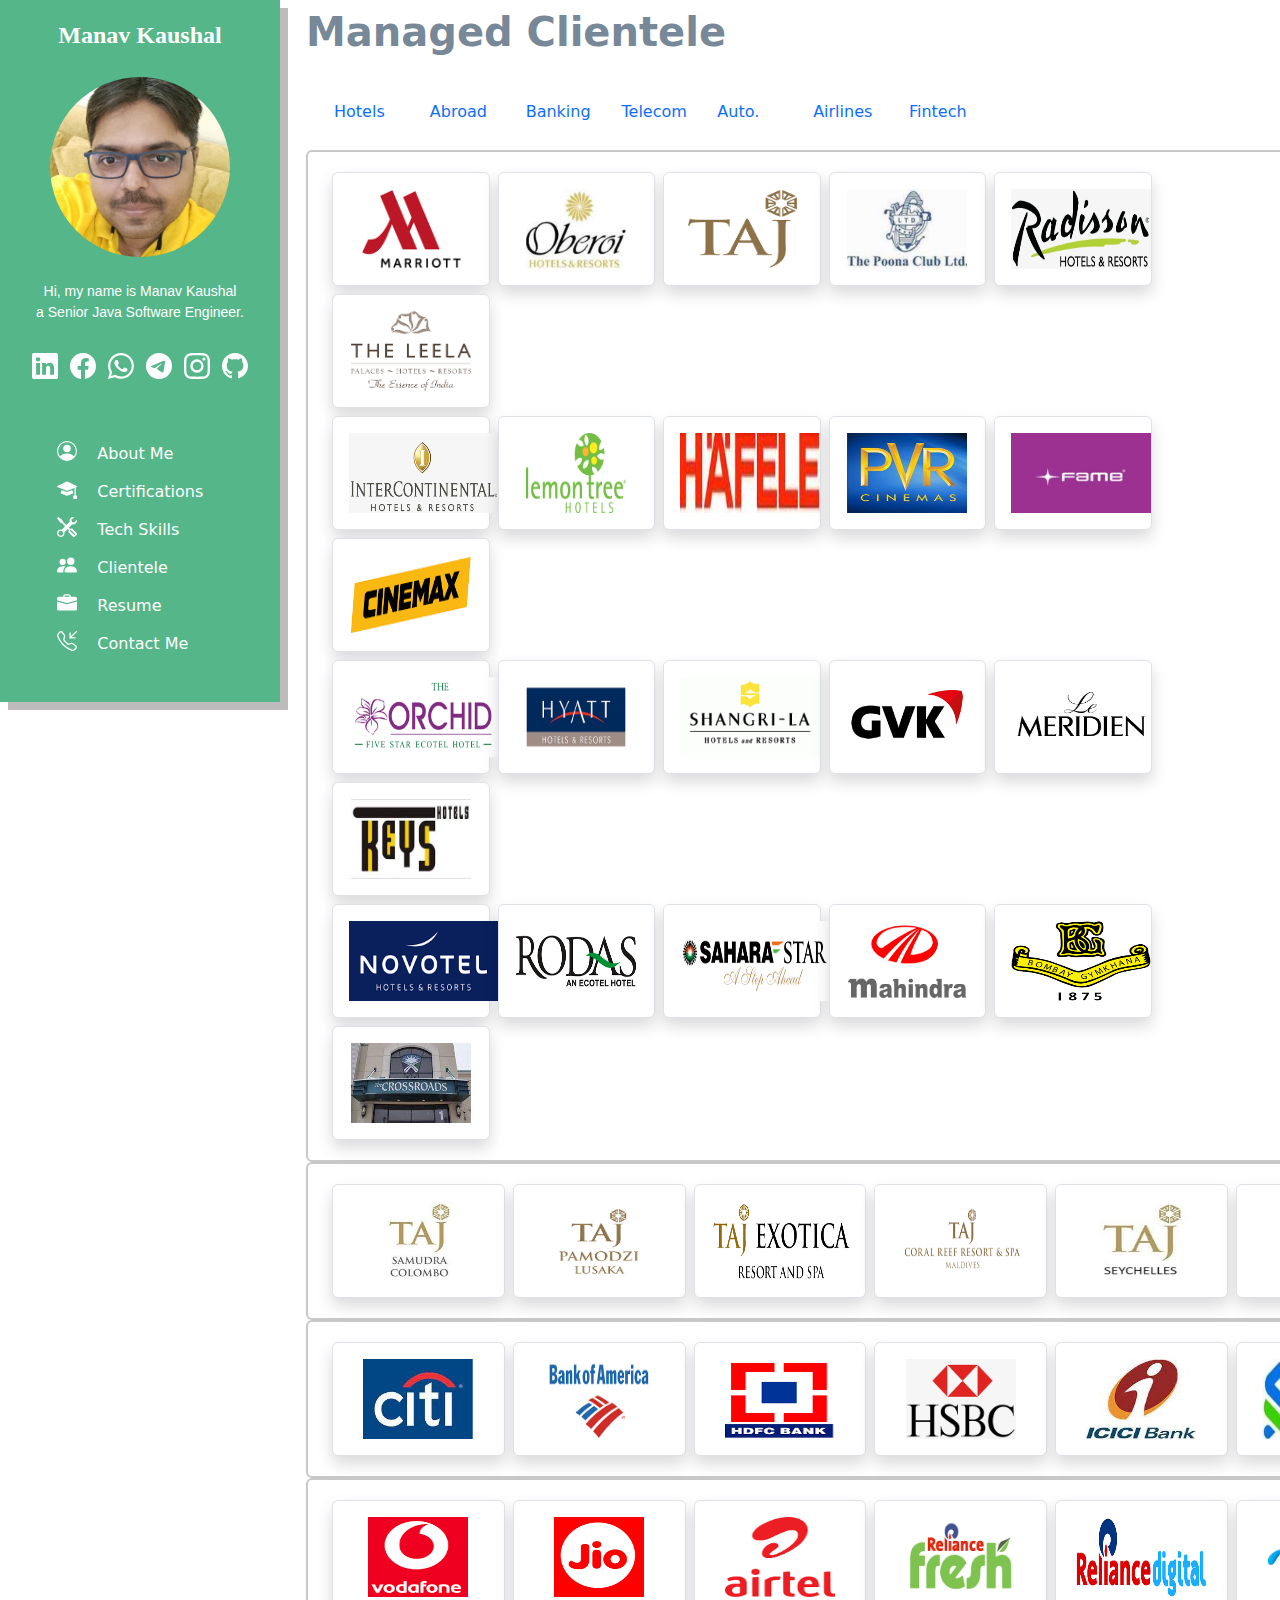
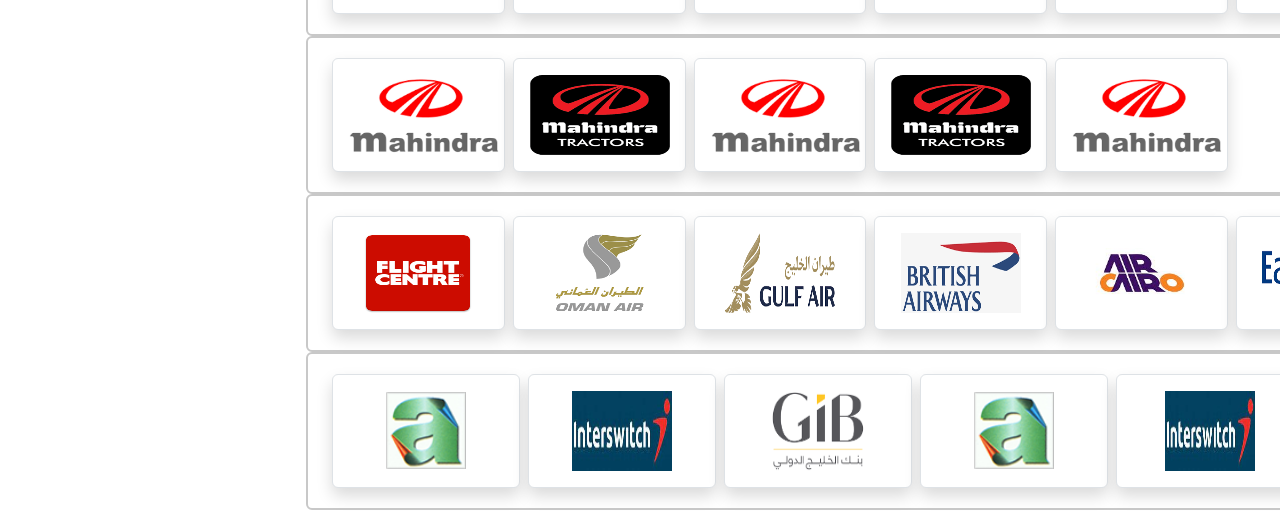
<file: About_Manav/clientele.html>
<html>
<head>
	<title>Manav Kaushal - Tech Lead : Java</title>
	<link rel="stylesheet" href="css/bootstrap.css">
	<meta charset="utf-8">
    <meta name="viewport" content="width=device-width, initial-scale=1">
    <meta name="description" content="">
    <meta name="author" content="Mark Otto, Jacob Thornton, and Bootstrap contributors">
    <meta name="generator" content="Hugo 0.122.0">
	
	
	<script src="js/bootstrap.js"></script>
	<link rel="stylesheet" href= 
"https://cdn.jsdelivr.net/npm/bootstrap@4.5.3/dist/css/bootstrap.min.css"
		integrity= 
"sha384-TX8t27EcRE3e/ihU7zmQxVncDAy5uIKz4rEkgIXeMed4M0jlfIDPvg6uqKI2xXr2"
		crossorigin="anonymous"> 

	<!-- Import jquery cdn -->
	<script src="https://code.jquery.com/jquery-3.5.1.slim.min.js"
		integrity= 
"sha384-DfXdz2htPH0lsSSs5nCTpuj/zy4C+OGpamoFVy38MVBnE+IbbVYUew+OrCXaRkfj"
		crossorigin="anonymous"> 
	</script> 
	
	<script src= 
"https://cdn.jsdelivr.net/npm/bootstrap@4.5.3/dist/js/bootstrap.bundle.min.js"
		integrity= 
"sha384-ho+j7jyWK8fNQe+A12Hb8AhRq26LrZ/JpcUGGOn+Y7RsweNrtN/tE3MoK7ZeZDyx"
		crossorigin="anonymous"> 
	</script> 
	
	
	
	
	<style>
      .bd-placeholder-img {
        font-size: 1.125rem;
        text-anchor: middle;
        -webkit-user-select: none;
        -moz-user-select: none;
        user-select: none;
      }

      @media (min-width: 768px) {
        .bd-placeholder-img-lg {
          font-size: 3.5rem;
        }
      }

      .b-example-divider {
        width: 100%;
        height: 3rem;
        background-color: rgba(0, 0, 0, .1);
        border: solid rgba(0, 0, 0, .15);
        border-width: 1px 0;
        box-shadow: inset 0 .5em 1.5em rgba(0, 0, 0, .1), inset 0 .125em .5em rgba(0, 0, 0, .15);
      }

      .b-example-vr {
        flex-shrink: 0;
        width: 1.5rem;
        height: 100vh;
      }

      .bi {
        vertical-align: -.125em;
        fill: currentColor;
      }

      .nav-scroller {
        position: relative;
        z-index: 2;
        height: 2.75rem;
        overflow-y: hidden;
      }

      .nav-scroller .nav {
        display: flex;
        flex-wrap: nowrap;
        padding-bottom: 1rem;
        margin-top: -1px;
        overflow-x: auto;
        text-align: center;
        white-space: nowrap;
        -webkit-overflow-scrolling: touch;
      }

      .btn-bd-primary {
        --bd-violet-bg: #712cf9;
        --bd-violet-rgb: 112.520718, 44.062154, 249.437846;

        --bs-btn-font-weight: 600;
        --bs-btn-color: var(--bs-white);
        --bs-btn-bg: var(--bd-violet-bg);
        --bs-btn-border-color: var(--bd-violet-bg);
        --bs-btn-hover-color: var(--bs-white);
        --bs-btn-hover-bg: #6528e0;
        --bs-btn-hover-border-color: #6528e0;
        --bs-btn-focus-shadow-rgb: var(--bd-violet-rgb);
        --bs-btn-active-color: var(--bs-btn-hover-color);
        --bs-btn-active-bg: #5a23c8;
        --bs-btn-active-border-color: #5a23c8;
      }

      .bd-mode-toggle {
        z-index: 1500;
      }

      .bd-mode-toggle .dropdown-menu .active .bi {
        display: block !important;
      }
	  .text-bg-green {
		  color: #54B689 !important;
		  background-color: #54B689;
	  }
	  .circle-img {
		border-radius: 50%;
		height : 180px;
		width  : 180px;
		text-align : center;
	  }
	  .mk-name {
		  font-family : Segoe UI;
		  font-size : 24px;
		  font-weight : bold;
	  }
	  .txt-btn {
		font-family : verdana;
		font-size : 16px;
		font-weight : bold;
		color : transparent;
	  }
	  .bi:hover {
		opacity: 0.5;		  
	  }	  
	  .my-tbl tr {
		height : 40px;
	  }
	  .ft-mk{
	    font-family : arial;
		font-size : 14px;		
	  }
	  ul li {
		height :  30px;
		width  : 150px;
		margin-left : 40px;
	  }
	  ul li:hover {
		font-weight : bold;
	  }
	  .my-grey-color {
		color : #595856;
	  }
	  .clr-slategrey {
		color : #778899;
	  }
	  .clr-lightsteelblue{
		color : #808080;
	  }
	  .clr-reddishgrey{
		color : #aeb2b8;
	  }
	  .border-on{
		border : 1px solid black;
	  }
	  .border-off{
		border : 0px;
	  }
	  .border-grey {
		border : 1px solid rgb(200,200,200);
	  }
	  .col-2 {
		flex: 0 0 auto;
		width: 15.900667%;
	  }
	  .bg-secondary {
		--bs-bg-opacity: 1;
		background-color: rgb(200,200,200) !important;
	  }
	  .bg-tab {
		background-color: #b3b2b1 !important;
	  }
	  #mytabs : hover{
		background-color: rgb(200,200,200) !important;
	  }

    </style>
</head>
<body>

<div style="display: inline-flex">

<main class="" style="padding-right:10px">
  <h1 class="visually-hidden">Sidebars examples</h1>

  <div class="d-flex flex-column flex-shrink-0 p-3 text-bg-green" style="width: 280px;border: 1px solid; padding: 10px; box-shadow: 8px 8px #bdbbbb;">
    <center>
		<span class="mk-name align-items-center text-white text-decoration-none">Manav Kaushal</span>
		<br><br>
		<img src="img/manav_profile.jpeg" class="circle-img" title="Manav Kaushal"/>
		<br><br>
		<span class="ft-mk align-items-center text-white">
			Hi, my name is Manav Kaushal<br>a Senior Java Software Engineer.
		</span>
	</center>
	<br/>
	
	<table border="0" cellpadding="6" align="center">
		<tr>
			<td>
				<a href="http://www.linkedin.com/in/manavkaushal" class="text-decoration-none">
					<svg xmlns="http://www.w3.org/2000/svg" width="26" height="26" fill="currentColor" class="bi bi-linkedin text-white" viewBox="0 0 16 16">
						<path d="M0 1.146C0 .513.526 0 1.175 0h13.65C15.474 0 16 .513 16 1.146v13.708c0 .633-.526 1.146-1.175 1.146H1.175C.526 16 0 15.487 0 14.854zm4.943 12.248V6.169H2.542v7.225zm-1.2-8.212c.837 0 1.358-.554 1.358-1.248-.015-.709-.52-1.248-1.342-1.248S2.4 3.226 2.4 3.934c0 .694.521 1.248 1.327 1.248zm4.908 8.212V9.359c0-.216.016-.432.08-.586.173-.431.568-.878 1.232-.878.869 0 1.216.662 1.216 1.634v3.865h2.401V9.25c0-2.22-1.184-3.252-2.764-3.252-1.274 0-1.845.7-2.165 1.193v.025h-.016l.016-.025V6.169h-2.4c.03.678 0 7.225 0 7.225z"/>
					</svg>
				</a>
			</td>
			<td>
				<a href="https://www.facebook.com/manavdkaushal" class="text-decoration-none">
					<svg xmlns="http://www.w3.org/2000/svg" width="26" height="26" fill="currentColor" class="bi bi-facebook text-white" viewBox="0 0 16 16">
						<path d="M16 8.049c0-4.446-3.582-8.05-8-8.05C3.58 0-.002 3.603-.002 8.05c0 4.017 2.926 7.347 6.75 7.951v-5.625h-2.03V8.05H6.75V6.275c0-2.017 1.195-3.131 3.022-3.131.876 0 1.791.157 1.791.157v1.98h-1.009c-.993 0-1.303.621-1.303 1.258v1.51h2.218l-.354 2.326H9.25V16c3.824-.604 6.75-3.934 6.75-7.951"/>
					</svg>
				</a>
			</td>
			<td>
			
				<a class="text-decoration-none" id="a_wa" data-toggle="modal" href="#mnvModal">
					<svg xmlns="http://www.w3.org/2000/svg" width="26" height="26" fill="currentColor" class="bi bi-whatsapp text-white" viewBox="0 0 16 16">
					  <path d="M13.601 2.326A7.85 7.85 0 0 0 7.994 0C3.627 0 .068 3.558.064 7.926c0 1.399.366 2.76 1.057 3.965L0 16l4.204-1.102a7.9 7.9 0 0 0 3.79.965h.004c4.368 0 7.926-3.558 7.93-7.93A7.9 7.9 0 0 0 13.6 2.326zM7.994 14.521a6.6 6.6 0 0 1-3.356-.92l-.24-.144-2.494.654.666-2.433-.156-.251a6.56 6.56 0 0 1-1.007-3.505c0-3.626 2.957-6.584 6.591-6.584a6.56 6.56 0 0 1 4.66 1.931 6.56 6.56 0 0 1 1.928 4.66c-.004 3.639-2.961 6.592-6.592 6.592m3.615-4.934c-.197-.099-1.17-.578-1.353-.646-.182-.065-.315-.099-.445.099-.133.197-.513.646-.627.775-.114.133-.232.148-.43.05-.197-.1-.836-.308-1.592-.985-.59-.525-.985-1.175-1.103-1.372-.114-.198-.011-.304.088-.403.087-.088.197-.232.296-.346.1-.114.133-.198.198-.33.065-.134.034-.248-.015-.347-.05-.099-.445-1.076-.612-1.47-.16-.389-.323-.335-.445-.34-.114-.007-.247-.007-.38-.007a.73.73 0 0 0-.529.247c-.182.198-.691.677-.691 1.654s.71 1.916.81 2.049c.098.133 1.394 2.132 3.383 2.992.47.205.84.326 1.129.418.475.152.904.129 1.246.08.38-.058 1.171-.48 1.338-.943.164-.464.164-.86.114-.943-.049-.084-.182-.133-.38-.232"/>
					</svg>
				</a>
			</td>
			<td>
				<a class="text-decoration-none" id="a_tg" data-toggle="modal" href="#mnvModal">
					<svg xmlns="http://www.w3.org/2000/svg" width="26" height="26" fill="currentColor" class="bi bi-telegram text-white" viewBox="0 0 16 16">
					  <path d="M16 8A8 8 0 1 1 0 8a8 8 0 0 1 16 0M8.287 5.906q-1.168.486-4.666 2.01-.567.225-.595.442c-.03.243.275.339.69.47l.175.055c.408.133.958.288 1.243.294q.39.01.868-.32 3.269-2.206 3.374-2.23c.05-.012.12-.026.166.016s.042.12.037.141c-.03.129-1.227 1.241-1.846 1.817-.193.18-.33.307-.358.336a8 8 0 0 1-.188.186c-.38.366-.664.64.015 1.088.327.216.589.393.85.571.284.194.568.387.936.629q.14.092.27.187c.331.236.63.448.997.414.214-.02.435-.22.547-.82.265-1.417.786-4.486.906-5.751a1.4 1.4 0 0 0-.013-.315.34.34 0 0 0-.114-.217.53.53 0 0 0-.31-.093c-.3.005-.763.166-2.984 1.09"/>
					</svg>
				</a>
			</td>
			<td>
				<a class="text-decoration-none" id="a_ig" data-toggle="modal" href="#mnvModal">
					<svg xmlns="http://www.w3.org/2000/svg" width="26" height="26" fill="currentColor" class="bi bi-instagram text-white" viewBox="0 0 16 16">
						<path d="M8 0C5.829 0 5.556.01 4.703.048 3.85.088 3.269.222 2.76.42a3.9 3.9 0 0 0-1.417.923A3.9 3.9 0 0 0 .42 2.76C.222 3.268.087 3.85.048 4.7.01 5.555 0 5.827 0 8.001c0 2.172.01 2.444.048 3.297.04.852.174 1.433.372 1.942.205.526.478.972.923 1.417.444.445.89.719 1.416.923.51.198 1.09.333 1.942.372C5.555 15.99 5.827 16 8 16s2.444-.01 3.298-.048c.851-.04 1.434-.174 1.943-.372a3.9 3.9 0 0 0 1.416-.923c.445-.445.718-.891.923-1.417.197-.509.332-1.09.372-1.942C15.99 10.445 16 10.173 16 8s-.01-2.445-.048-3.299c-.04-.851-.175-1.433-.372-1.941a3.9 3.9 0 0 0-.923-1.417A3.9 3.9 0 0 0 13.24.42c-.51-.198-1.092-.333-1.943-.372C10.443.01 10.172 0 7.998 0zm-.717 1.442h.718c2.136 0 2.389.007 3.232.046.78.035 1.204.166 1.486.275.373.145.64.319.92.599s.453.546.598.92c.11.281.24.705.275 1.485.039.843.047 1.096.047 3.231s-.008 2.389-.047 3.232c-.035.78-.166 1.203-.275 1.485a2.5 2.5 0 0 1-.599.919c-.28.28-.546.453-.92.598-.28.11-.704.24-1.485.276-.843.038-1.096.047-3.232.047s-2.39-.009-3.233-.047c-.78-.036-1.203-.166-1.485-.276a2.5 2.5 0 0 1-.92-.598 2.5 2.5 0 0 1-.6-.92c-.109-.281-.24-.705-.275-1.485-.038-.843-.046-1.096-.046-3.233s.008-2.388.046-3.231c.036-.78.166-1.204.276-1.486.145-.373.319-.64.599-.92s.546-.453.92-.598c.282-.11.705-.24 1.485-.276.738-.034 1.024-.044 2.515-.045zm4.988 1.328a.96.96 0 1 0 0 1.92.96.96 0 0 0 0-1.92m-4.27 1.122a4.109 4.109 0 1 0 0 8.217 4.109 4.109 0 0 0 0-8.217m0 1.441a2.667 2.667 0 1 1 0 5.334 2.667 2.667 0 0 1 0-5.334"/>
					</svg>
				</a>
			</td>
			<td>
				<a href="https://github.com/manavdkaushal" class="text-decoration-none">
					<svg xmlns="http://www.w3.org/2000/svg" width="26" height="26" fill="currentColor" class="bi bi-github text-white" viewBox="0 0 16 16">
						<path d="M8 0C3.58 0 0 3.58 0 8c0 3.54 2.29 6.53 5.47 7.59.4.07.55-.17.55-.38 0-.19-.01-.82-.01-1.49-2.01.37-2.53-.49-2.69-.94-.09-.23-.48-.94-.82-1.13-.28-.15-.68-.52-.01-.53.63-.01 1.08.58 1.23.82.72 1.21 1.87.87 2.33.66.07-.52.28-.87.51-1.07-1.78-.2-3.64-.89-3.64-3.95 0-.87.31-1.59.82-2.15-.08-.2-.36-1.02.08-2.12 0 0 .67-.21 2.2.82.64-.18 1.32-.27 2-.27s1.36.09 2 .27c1.53-1.04 2.2-.82 2.2-.82.44 1.1.16 1.92.08 2.12.51.56.82 1.27.82 2.15 0 3.07-1.87 3.75-3.65 3.95.29.25.54.73.54 1.48 0 1.07-.01 1.93-.01 2.2 0 .21.15.46.55.38A8.01 8.01 0 0 0 16 8c0-4.42-3.58-8-8-8"/>
					</svg>
				</a>
			</td>
		</tr>
	</table>	
	

	<div class="container mt-2">
		<div class="modal fade" id="mnvModal"
			tabindex="-1"
			aria-labelledby="mnvModalLabel"
			aria-hidden="true"> 
			
			<div class="modal-dialog modal-dialog-centered"> 
				<div class="modal-content"> 
					<div class="modal-header"> 
						<h5 class="modal-title"
							id="mnvModalLabel"> 
							Scan the QR code 
						</h5> 
						
						<button type="button"
							class="close"
							data-dismiss="modal"
							style="font-weight : bold; font-size : 30px; background-color : rgb(210,210,210)"
							aria-label="Close"> 
							<span aria-hidden="true"> 
								× 
							</span> 
						</button> 
					</div> 

					<div class="modal-body"> 
						<h6 id="modal_body"></h6> 
						<!--<button type="button"
							class="btn btn-success btn-sm"
							data-toggle="modal"
							data-target="#mnvModal"
							id="submit"> 
							Close 
						</button>--> 
					</div> 
				</div> 
			</div> 
		</div> 
	</div> 

	<script type="text/javascript"> 
		$("#a_wa").click(function () { 			
			$("#modal_body").html("<center><img src=\"img/wa.png\"></center>");
			$("#mnvModalLabel").html("Scan my Whatsapp QR");			
		});
		$("#a_tg").click(function () { 			
			$("#modal_body").html("<center><img src=\"img/tg.jpg\"></center>");
			$("#mnvModalLabel").html("Scan my Telegram QR");			
		});
		$("#a_ig").click(function () { 			
			$("#modal_body").html("<center><img src=\"img/ig.png\"></center>");
			$("#mnvModalLabel").html("Scan my Instagram QR");			
		});		
	</script> 

	<br><br>
	
	<ul class="list-unstyled">
		<li class="mb-2">
			<a href="aboutManav.html" class="text-decoration-none">
				<svg xmlns="http://www.w3.org/2000/svg" width="20" height="20" fill="currentColor" class="bi bi-person-circle text-white" viewBox="0 0 16 16">
				  <path d="M11 6a3 3 0 1 1-6 0 3 3 0 0 1 6 0"/>
				  <path fill-rule="evenodd" d="M0 8a8 8 0 1 1 16 0A8 8 0 0 1 0 8m8-7a7 7 0 0 0-5.468 11.37C3.242 11.226 4.805 10 8 10s4.757 1.225 5.468 2.37A7 7 0 0 0 8 1"/>
				</svg>
				&nbsp;&nbsp;
				<span class="fs-6 text-white">About Me</span>
			</a>
		</li>
		<li class="mb-2">
			<a href="certifications.html" class="text-decoration-none">
				<svg xmlns="http://www.w3.org/2000/svg" width="20" height="20" fill="currentColor" class="bi bi-mortarboard-fill text-white" viewBox="0 0 16 16">
				  <path d="M8.211 2.047a.5.5 0 0 0-.422 0l-7.5 3.5a.5.5 0 0 0 .025.917l7.5 3a.5.5 0 0 0 .372 0L14 7.14V13a1 1 0 0 0-1 1v2h3v-2a1 1 0 0 0-1-1V6.739l.686-.275a.5.5 0 0 0 .025-.917z"/>
				  <path d="M4.176 9.032a.5.5 0 0 0-.656.327l-.5 1.7a.5.5 0 0 0 .294.605l4.5 1.8a.5.5 0 0 0 .372 0l4.5-1.8a.5.5 0 0 0 .294-.605l-.5-1.7a.5.5 0 0 0-.656-.327L8 10.466z"/>
				</svg>
				&nbsp;&nbsp;
				<span class="fs-6 text-white">Certifications</span>
			</a>
		</li>
		<li class="mb-2">
			<a href="techSkills.html" class="text-decoration-none">
				<svg xmlns="http://www.w3.org/2000/svg" width="20" height="20" fill="currentColor" class="bi bi-tools text-white" viewBox="0 0 16 16">
				  <path d="M1 0 0 1l2.2 3.081a1 1 0 0 0 .815.419h.07a1 1 0 0 1 .708.293l2.675 2.675-2.617 2.654A3.003 3.003 0 0 0 0 13a3 3 0 1 0 5.878-.851l2.654-2.617.968.968-.305.914a1 1 0 0 0 .242 1.023l3.27 3.27a.997.997 0 0 0 1.414 0l1.586-1.586a.997.997 0 0 0 0-1.414l-3.27-3.27a1 1 0 0 0-1.023-.242L10.5 9.5l-.96-.96 2.68-2.643A3.005 3.005 0 0 0 16 3q0-.405-.102-.777l-2.14 2.141L12 4l-.364-1.757L13.777.102a3 3 0 0 0-3.675 3.68L7.462 6.46 4.793 3.793a1 1 0 0 1-.293-.707v-.071a1 1 0 0 0-.419-.814zm9.646 10.646a.5.5 0 0 1 .708 0l2.914 2.915a.5.5 0 0 1-.707.707l-2.915-2.914a.5.5 0 0 1 0-.708M3 11l.471.242.529.026.287.445.445.287.026.529L5 13l-.242.471-.026.529-.445.287-.287.445-.529.026L3 15l-.471-.242L2 14.732l-.287-.445L1.268 14l-.026-.529L1 13l.242-.471.026-.529.445-.287.287-.445.529-.026z"/>
				</svg>
				&nbsp;&nbsp;
				<span class="fs-6 text-white">Tech Skills</span>
			</a>
		</li>
		<li class="mb-2">
			<a href="clientele.html" class="text-decoration-none">
				<svg xmlns="http://www.w3.org/2000/svg" width="20" height="20" fill="currentColor" class="bi bi-people-fill text-white" viewBox="0 0 16 16">
				  <path d="M7 14s-1 0-1-1 1-4 5-4 5 3 5 4-1 1-1 1zm4-6a3 3 0 1 0 0-6 3 3 0 0 0 0 6m-5.784 6A2.24 2.24 0 0 1 5 13c0-1.355.68-2.75 1.936-3.72A6.3 6.3 0 0 0 5 9c-4 0-5 3-5 4s1 1 1 1zM4.5 8a2.5 2.5 0 1 0 0-5 2.5 2.5 0 0 0 0 5"/>
				</svg>
				&nbsp;&nbsp;
				<span class="fs-6 text-white">Clientele</span>
			</a>
		</li>
		<li class="mb-2">
			<a href="resume.html" class="text-decoration-none">
				<svg xmlns="http://www.w3.org/2000/svg" width="20" height="20" fill="currentColor" class="bi bi-briefcase-fill text-white" viewBox="0 0 16 16">
				  <path d="M6.5 1A1.5 1.5 0 0 0 5 2.5V3H1.5A1.5 1.5 0 0 0 0 4.5v1.384l7.614 2.03a1.5 1.5 0 0 0 .772 0L16 5.884V4.5A1.5 1.5 0 0 0 14.5 3H11v-.5A1.5 1.5 0 0 0 9.5 1zm0 1h3a.5.5 0 0 1 .5.5V3H6v-.5a.5.5 0 0 1 .5-.5"/>
				  <path d="M0 12.5A1.5 1.5 0 0 0 1.5 14h13a1.5 1.5 0 0 0 1.5-1.5V6.85L8.129 8.947a.5.5 0 0 1-.258 0L0 6.85z"/>
				</svg>
				&nbsp;&nbsp;
				<span class="fs-6 text-white">Resume</span>
			</a>
		</li>
		<li class="mb-2">
			<a href="contact.html" class="text-decoration-none">
				<svg xmlns="http://www.w3.org/2000/svg" width="20" height="20" fill="currentColor" class="bi bi-telephone-inbound text-white" viewBox="0 0 16 16">
				  <path d="M15.854.146a.5.5 0 0 1 0 .708L11.707 5H14.5a.5.5 0 0 1 0 1h-4a.5.5 0 0 1-.5-.5v-4a.5.5 0 0 1 1 0v2.793L15.146.146a.5.5 0 0 1 .708 0m-12.2 1.182a.678.678 0 0 0-1.015-.063L1.605 2.3c-.483.484-.661 1.169-.45 1.77a17.6 17.6 0 0 0 4.168 6.608 17.6 17.6 0 0 0 6.608 4.168c.601.211 1.286.033 1.77-.45l1.034-1.034a.678.678 0 0 0-.063-1.015l-2.307-1.794a.68.68 0 0 0-.58-.122l-2.19.547a1.75 1.75 0 0 1-1.657-.459L5.482 8.062a1.75 1.75 0 0 1-.46-1.657l.548-2.19a.68.68 0 0 0-.122-.58zM1.884.511a1.745 1.745 0 0 1 2.612.163L6.29 2.98c.329.423.445.974.315 1.494l-.547 2.19a.68.68 0 0 0 .178.643l2.457 2.457a.68.68 0 0 0 .644.178l2.189-.547a1.75 1.75 0 0 1 1.494.315l2.306 1.794c.829.645.905 1.87.163 2.611l-1.034 1.034c-.74.74-1.846 1.065-2.877.702a18.6 18.6 0 0 1-7.01-4.42 18.6 18.6 0 0 1-4.42-7.009c-.362-1.03-.037-2.137.703-2.877z"/>
				</svg>
				&nbsp;&nbsp;
				<span class="fs-6 text-white">Contact Me</span>
			</a>
		</li>
	</ul>	

    
  </div>
</main> 

 

<main class="" style="">
	<div class="p-2 p-md-2  rounded text-body-emphasis border-off d-md-inline-flex">
		<div class="col-lg-12 px-2 border-off">
			<h1 class="fw-bold clr-slategrey ml-2 ">Managed Clientele</h1>
			<ul class="nav nav-pills border-off mt-4" id="mytabs">
			  <li class="nav-item col-1 m-2 p-1">
				<a class="nav-link" href="#" id="tn-1" onclick="tabOn(1)">Hotels</a>
			  </li>
			  <li class="nav-item col-1 m-2 p-1">
				<a class="nav-link" href="#" id="tn-2" onclick="tabOn(2)">Abroad</a>
			  </li>
			  <li class="nav-item col-1 m-2 p-1">
				<a class="nav-link" href="#" id="tn-3" onclick="tabOn(3)">Banking</a>
			  </li>
			  <li class="nav-item col-1 m-2 p-1">
				<a class="nav-link" href="#" id="tn-4" onclick="tabOn(4)">Telecom</a>
			  </li>
			  <li class="nav-item col-1 m-2 p-1">
				<a class="nav-link" href="#" id="tn-5" onclick="tabOn(5)">Auto.</a>
			  </li>
			  <li class="nav-item col-1 m-2 p-1">
				<a class="nav-link" href="#" id="tn-6" onclick="tabOn(6)">Airlines</a>
			  </li>
			  <li class="nav-item col-1 m-2 p-1">
				<a class="nav-link" href="#" id="tn-7" onclick="tabOn(7)">Fintech</a>
			  </li>
			</ul>
			
			<br>
			<div  id="tab-border">
				<div id="tab-1"	class="border-2 border-grey rounded p-3 ml-2" style="width:108%">
					<div class="row px-3">
						<div class="col-2 border shadow p-3 m-1 bg-white rounded text-center"><img src="img/marriots.png" width="100px" height="80px"></div>
						<div class="col-2 border shadow p-3 m-1 bg-white rounded text-center"><img src="img/oberoi.jpg" width="100px" height="80px"></div>
						<div class="col-2 border shadow p-3 m-1 bg-white rounded text-center"><img src="img/taj.png" width="110px" height="80px"></div>
						<div class="col-2 border shadow p-3 m-1 bg-white rounded text-center"><img src="img/poona.jpg" width="120px" height="80px"></div>
						<div class="col-2 border shadow p-3 m-1 bg-white rounded text-center"><img src="img/radisson.png" width="140px" height="80px"></div>
						<div class="col-2 border shadow p-3 m-1 bg-white rounded text-center"><img src="img/leela.png" width="120px" height="80px"></div>
					</div>
					<div class="row px-3">
						<div class="col-2 border shadow p-3 m-1 bg-white rounded text-center"><img src="img/intercontinental.png" width="150px" height="80px"></div>
						<div class="col-2 border shadow p-3 m-1 bg-white rounded text-center"><img src="img/lemontree.png" width="100px" height="80px"></div>
						<div class="col-2 border shadow p-3 m-1 bg-white rounded text-center"><img src="img/hafele.jfif" width="140px" height="80px"></div>
						<div class="col-2 border shadow p-3 m-1 bg-white rounded text-center"><img src="img/pvr.jfif" width="120px" height="80px"></div>
						<div class="col-2 border shadow p-3 m-1 bg-white rounded text-center"><img src="img/fame.jfif" width="140px" height="80px"></div>
						<div class="col-2 border shadow p-3 m-1 bg-white rounded text-center"><img src="img/cinemax.png" width="120px" height="80px"></div>
					</div>
					<div class="row px-3">
						<div class="col-2 border shadow p-3 m-1 bg-white rounded text-center"><img src="img/orchid.png" width="150px" height="80px"></div>
						<div class="col-2 border shadow p-3 m-1 bg-white rounded text-center"><img src="img/hyatt.png" width="100px" height="80px"></div>
						<div class="col-2 border shadow p-3 m-1 bg-white rounded text-center"><img src="img/shangrila.png" width="140px" height="80px"></div>
						<div class="col-2 border shadow p-3 m-1 bg-white rounded text-center"><img src="img/gvk.png" width="120px" height="80px"></div>
						<div class="col-2 border shadow p-3 m-1 bg-white rounded text-center"><img src="img/lemeridien.png" width="140px" height="80px"></div>
						<div class="col-2 border shadow p-3 m-1 bg-white rounded text-center"><img src="img/keyshotels.jpeg" width="120px" height="80px"></div>
					</div>
					<div class="row px-3">
						<div class="col-2 border shadow p-3 m-1 bg-white rounded text-center"><img src="img/novotel.png" width="150px" height="80px"></div>
						<div class="col-2 border shadow p-3 m-1 bg-white rounded text-center"><img src="img/rodas.png" width="120px" height="80px"></div>
						<div class="col-2 border shadow p-3 m-1 bg-white rounded text-center"><img src="img/sahara.png" width="150px" height="80px"></div>
						<div class="col-2 border shadow p-3 m-1 bg-white rounded text-center"><img src="img/mahindra.png" width="120px" height="80px"></div>
						<div class="col-2 border shadow p-3 m-1 bg-white rounded text-center"><img src="img/bombaygym.png" width="140px" height="80px"></div>
						<div class="col-2 border shadow p-3 m-1 bg-white rounded text-center"><img src="img/crossroads.jpeg" width="120px" height="80px"></div>
					</div>
				</div>
				
				<div id="tab-2" class="border-2 border-grey rounded p-3 ml-2" style="width:118%">
					<div class="row px-3">
						<div class="col-2 border shadow p-3 m-1 bg-white rounded text-center"><img src="img/taj_colombo.jpeg" width="100px" height="80px"></div>
						<div class="col-2 border shadow p-3 m-1 bg-white rounded text-center"><img src="img/taj_pamodzi.png" width="100px" height="80px"></div>
						<div class="col-2 border shadow p-3 m-1 bg-white rounded text-center"><img src="img/taj_exotica_md.png" width="140px" height="80px"></div>
						<div class="col-2 border shadow p-3 m-1 bg-white rounded text-center"><img src="img/taj_coral_md.png" width="120px" height="80px"></div>
						<div class="col-2 border shadow p-3 m-1 bg-white rounded text-center"><img src="img/taj_seychelles.jpeg" width="100px" height="80px"></div>
						<div class="col-2 border shadow p-3 m-1 bg-white rounded text-center"><img src="img/taj_bhutan.jpeg" width="90px" height="80px"></div>
					</div>
				</div>
				
				<div id="tab-3" class="border-2 border-grey rounded p-3 ml-2" style="width:118%">
					<div class="row px-3">
						<div class="col-2 border shadow p-3 m-1 bg-white rounded text-center"><img src="img/citi.jfif" width="110px" height="80px"></div>
						<div class="col-2 border shadow p-3 m-1 bg-white rounded text-center"><img src="img/boa.png" width="100px" height="80px"></div>
						<div class="col-2 border shadow p-3 m-1 bg-white rounded text-center"><img src="img/hdfc.png" width="110px" height="80px"></div>
						<div class="col-2 border shadow p-3 m-1 bg-white rounded text-center"><img src="img/hsbc.png" width="110px" height="80px"></div>
						<div class="col-2 border shadow p-3 m-1 bg-white rounded text-center"><img src="img/icici.jfif" width="110px" height="80px"></div>
						<div class="col-2 border shadow p-3 m-1 bg-white rounded text-center"><img src="img/scb.jfif" width="120px" height="80px"></div>
					</div>
				</div>
				
				<div id="tab-4" class="border-2 border-grey rounded p-3 ml-2" style="width:118%">
					<div class="row px-3">
						<div class="col-2 border shadow p-3 m-1 bg-white rounded text-center"><img src="img/vodafone.png" width="100px" height="80px"></div>
						<div class="col-2 border shadow p-3 m-1 bg-white rounded text-center"><img src="img/jio.png" width="90px" height="80px"></div>
						<div class="col-2 border shadow p-3 m-1 bg-white rounded text-center"><img src="img/airtel.png" width="110px" height="80px"></div>
						<div class="col-2 border shadow p-3 m-1 bg-white rounded text-center"><img src="img/relfresh.png" width="110px" height="80px"></div>
						<div class="col-2 border shadow p-3 m-1 bg-white rounded text-center"><img src="img/reldigital.png" width="130px" height="80px"></div>
						<div class="col-2 border shadow p-3 m-1 bg-white rounded text-center"><img src="img/grameenphone.png" width="110px" height="80px"></div>
					</div>
				</div>
				
				<div id="tab-5" class="border-2 border-grey rounded p-3 ml-2" style="width:118%">
					<div class="row px-3">
						<div class="col-2 border shadow p-3 m-1 bg-white rounded text-center"><img src="img/mahindra.png" width="150px" height="80px"></div>
						<div class="col-2 border shadow p-3 m-1 bg-white rounded text-center"><img src="img/mahindra_tractor.png" width="140px" height="80px"></div>
						<div class="col-2 border shadow p-3 m-1 bg-white rounded text-center"><img src="img/mahindra.png" width="150px" height="80px"></div>
						<div class="col-2 border shadow p-3 m-1 bg-white rounded text-center"><img src="img/mahindra_tractor.png" width="140px" height="80px"></div>
						<div class="col-2 border shadow p-3 m-1 bg-white rounded text-center"><img src="img/mahindra.png" width="150px" height="80px"></div>
					</div>
				</div>
				
				<div id="tab-6" class="border-2 border-grey rounded p-3 ml-2" style="width:118%">
					<div class="row px-3">
						<div class="col-2 border shadow p-3 m-1 bg-white rounded text-center"><img src="img/fc.png" width="110px" height="80px"></div>
						<div class="col-2 border shadow p-3 m-1 bg-white rounded text-center"><img src="img/omanair.png" width="100px" height="80px"></div>
						<div class="col-2 border shadow p-3 m-1 bg-white rounded text-center"><img src="img/gulfair.png" width="110px" height="80px"></div>
						<div class="col-2 border shadow p-3 m-1 bg-white rounded text-center"><img src="img/ba.png" width="120px" height="80px"></div>
						<div class="col-2 border shadow p-3 m-1 bg-white rounded text-center"><img src="img/aircairo.jpeg" width="110px" height="80px"></div>
						<div class="col-2 border shadow p-3 m-1 bg-white rounded text-center"><img src="img/easternair.png" width="120px" height="80px"></div>
					</div>
				</div>
				
				<div id="tab-7" class="border-2 border-grey rounded p-3 ml-2" style="width:128%">
					<div class="row px-3">
						<div class="col-2 border shadow p-3 m-1 bg-white rounded text-center"><img src="img/alif.png" width="80px" height="80px"></div>
						<div class="col-2 border shadow p-3 m-1 bg-white rounded text-center"><img src="img/interswitch.jfif" width="100px" height="80px"></div>
						<div class="col-2 border shadow p-3 m-1 bg-white rounded text-center"><img src="img/gibbank.png" width="120px" height="80px"></div>
						<div class="col-2 border shadow p-3 m-1 bg-white rounded text-center"><img src="img/alif.png" width="80px" height="80px"></div>
						<div class="col-2 border shadow p-3 m-1 bg-white rounded text-center"><img src="img/interswitch.jfif" width="90px" height="80px"></div>
						<div class="col-2 border shadow p-3 m-1 bg-white rounded text-center"><img src="img/gibbank.png" width="110px" height="80px"></div>
					</div>
				</div>
			</div>
			
		</div>
	</div>

	<script type="text/javascript"> 
		$(document).ready(function() {
			removeAllTabs();
			tabOn(1);
		});
		function tabOn(no){
			removeAllTabs();
			$("#tab-"+no).css("display", "block");
			$("#tn-"+no).addClass("nav-link active bg-tab");
		}
		
		function removeAllTabs(){
			$("#tab-1").css("display", "none");
			$("#tab-2").css("display", "none");
			$("#tab-3").css("display", "none");
			$("#tab-4").css("display", "none");
			$("#tab-5").css("display", "none");
			$("#tab-6").css("display", "none");
			$("#tab-7").css("display", "none");
			
			$("#tn-1").removeClass("nav-link active bg-tab").addClass("nav-link text-decoration-none");
			$("#tn-2").removeClass("nav-link active bg-tab").addClass("nav-link text-decoration-none");
			$("#tn-3").removeClass("nav-link active bg-tab").addClass("nav-link text-decoration-none");
			$("#tn-4").removeClass("nav-link active bg-tab").addClass("nav-link text-decoration-none");
			$("#tn-5").removeClass("nav-link active bg-tab").addClass("nav-link text-decoration-none");
			$("#tn-6").removeClass("nav-link active bg-tab").addClass("nav-link text-decoration-none");
			$("#tn-7").removeClass("nav-link active bg-tab").addClass("nav-link text-decoration-none");
			
		}
	</script>

  
</main> 


</body>
</html>
</file>
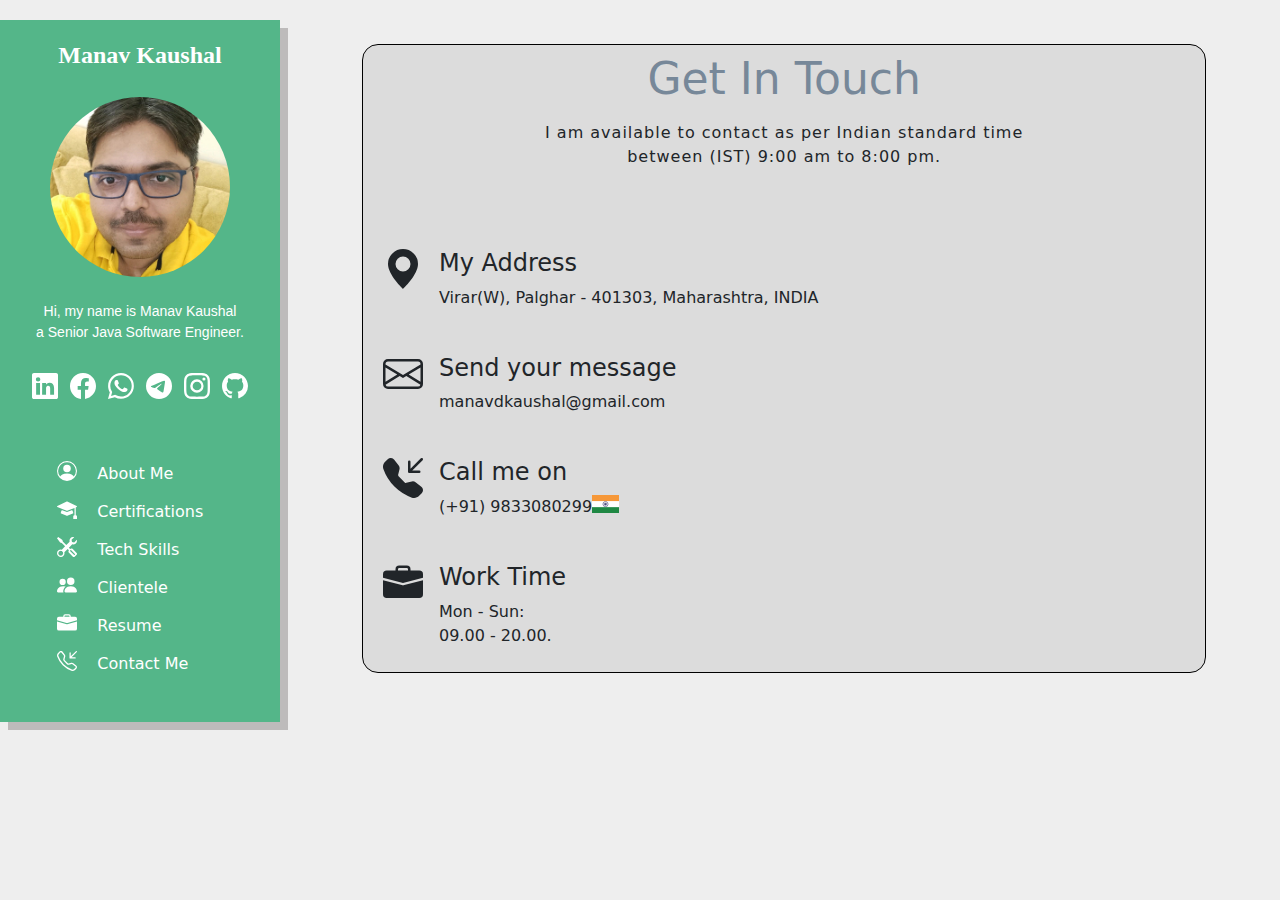
<file: About_Manav/contact.html>
<html>
<head>
	<title>Manav Kaushal - Tech Lead : Java</title>
	<link rel="stylesheet" href="css/bootstrap.css">
	<link rel="stylesheet" href="css/contact_pg.css">
	
	<meta charset="utf-8">
    <meta name="viewport" content="width=device-width, initial-scale=1">
    <meta name="description" content="">
    <meta name="author" content="Mark Otto, Jacob Thornton, and Bootstrap contributors">
    <meta name="generator" content="Hugo 0.122.0">
	
	
	<script src="js/bootstrap.js"></script>
	<link rel="stylesheet" href= 
"https://cdn.jsdelivr.net/npm/bootstrap@4.5.3/dist/css/bootstrap.min.css"
		integrity= 
"sha384-TX8t27EcRE3e/ihU7zmQxVncDAy5uIKz4rEkgIXeMed4M0jlfIDPvg6uqKI2xXr2"
		crossorigin="anonymous"> 

	<!-- Import jquery cdn -->
	<script src="https://code.jquery.com/jquery-3.5.1.slim.min.js"
		integrity= 
"sha384-DfXdz2htPH0lsSSs5nCTpuj/zy4C+OGpamoFVy38MVBnE+IbbVYUew+OrCXaRkfj"
		crossorigin="anonymous"> 
	</script> 
	
	<script src= 
"https://cdn.jsdelivr.net/npm/bootstrap@4.5.3/dist/js/bootstrap.bundle.min.js"
		integrity= 
"sha384-ho+j7jyWK8fNQe+A12Hb8AhRq26LrZ/JpcUGGOn+Y7RsweNrtN/tE3MoK7ZeZDyx"
		crossorigin="anonymous"> 
	</script> 
	
	
	
	
	<style>
      .bd-placeholder-img {
        font-size: 1.125rem;
        text-anchor: middle;
        -webkit-user-select: none;
        -moz-user-select: none;
        user-select: none;
      }

      @media (min-width: 768px) {
        .bd-placeholder-img-lg {
          font-size: 3.5rem;
        }
      }

      .b-example-divider {
        width: 100%;
        height: 3rem;
        background-color: rgba(0, 0, 0, .1);
        border: solid rgba(0, 0, 0, .15);
        border-width: 1px 0;
        box-shadow: inset 0 .5em 1.5em rgba(0, 0, 0, .1), inset 0 .125em .5em rgba(0, 0, 0, .15);
      }

      .b-example-vr {
        flex-shrink: 0;
        width: 1.5rem;
        height: 100vh;
      }

      .bi {
        vertical-align: -.125em;
        fill: currentColor;
      }

      .nav-scroller {
        position: relative;
        z-index: 2;
        height: 2.75rem;
        overflow-y: hidden;
      }

      .nav-scroller .nav {
        display: flex;
        flex-wrap: nowrap;
        padding-bottom: 1rem;
        margin-top: -1px;
        overflow-x: auto;
        text-align: center;
        white-space: nowrap;
        -webkit-overflow-scrolling: touch;
      }

      .btn-bd-primary {
        --bd-violet-bg: #712cf9;
        --bd-violet-rgb: 112.520718, 44.062154, 249.437846;

        --bs-btn-font-weight: 600;
        --bs-btn-color: var(--bs-white);
        --bs-btn-bg: var(--bd-violet-bg);
        --bs-btn-border-color: var(--bd-violet-bg);
        --bs-btn-hover-color: var(--bs-white);
        --bs-btn-hover-bg: #6528e0;
        --bs-btn-hover-border-color: #6528e0;
        --bs-btn-focus-shadow-rgb: var(--bd-violet-rgb);
        --bs-btn-active-color: var(--bs-btn-hover-color);
        --bs-btn-active-bg: #5a23c8;
        --bs-btn-active-border-color: #5a23c8;
      }

      .bd-mode-toggle {
        z-index: 1500;
      }

      .bd-mode-toggle .dropdown-menu .active .bi {
        display: block !important;
      }
	  .text-bg-green {
		  color: #54B689 !important;
		  background-color: #54B689;
	  }
	  .circle-img {
		border-radius: 50%;
		height : 180px;
		width  : 180px;
		text-align : center;
	  }
	  .mk-name {
		  font-family : Segoe UI;
		  font-size : 24px;
		  font-weight : bold;
	  }
	  .txt-btn {
		font-family : verdana;
		font-size : 16px;
		font-weight : bold;
		color : transparent;
	  }
	  .bi:hover {
		opacity: 0.5;		  
	  }	  
	  .my-tbl tr {
		height : 40px;
	  }
	  .ft-mk{
	    font-family : arial;
		font-size : 14px;		
	  }
	  ul li {
		height :  30px;
		width  : 150px;
		margin-left : 40px;
	  }
	  ul li:hover {
		font-weight : bold;
	  }
	  .my-grey-color {
		color : #595856;
	  }
	  .clr-slategrey {
		color : #778899;
	  }
	  .clr-lightsteelblue{
		color : #808080;
	  }
	  .clr-reddishgrey{
		color : #7a6767; /* #7d7979 */;
	  }
	  .border-on{
		border : 1px solid black;
	  }
	  .border-off{
		border : 0px;
	  }
	  .border-grey {
		border : 1px solid rgb(200,200,200);
	  }
	  .col-2 {
		flex: 0 0 auto;
		width: 15.900667%;
	  }
	  .bg-secondary {
		--bs-bg-opacity: 1;
		background-color: rgb(220,220,220) !important;
	  }
	  .bg-tab {
		background-color: #b3b2b1 !important;
	  }
	  #mytabs : hover{
		background-color: rgb(200,200,200) !important;
	  }
    </style>
</head>
<body>

<div style="display: inline-flex">

<main class="" style="padding-right:10px">
  <h1 class="visually-hidden">Sidebars examples</h1>

  <div class="d-flex flex-column flex-shrink-0 p-3 text-bg-green" style="width: 280px;border: 1px solid; padding: 10px; box-shadow: 8px 8px #bdbbbb;">
    <center>
		<span class="mk-name align-items-center text-white text-decoration-none">Manav Kaushal</span>
		<br><br>
		<img src="img/manav_profile.jpeg" class="circle-img" title="Manav Kaushal"/>
		<br><br>
		<span class="ft-mk align-items-center text-white">
			Hi, my name is Manav Kaushal<br>a Senior Java Software Engineer.
		</span>
	</center>
	<br/>
	
	<table border="0" cellpadding="6" align="center">
		<tr>
			<td>
				<a href="http://www.linkedin.com/in/manavkaushal" class="text-decoration-none">
					<svg xmlns="http://www.w3.org/2000/svg" width="26" height="26" fill="currentColor" class="bi bi-linkedin text-white" viewBox="0 0 16 16">
						<path d="M0 1.146C0 .513.526 0 1.175 0h13.65C15.474 0 16 .513 16 1.146v13.708c0 .633-.526 1.146-1.175 1.146H1.175C.526 16 0 15.487 0 14.854zm4.943 12.248V6.169H2.542v7.225zm-1.2-8.212c.837 0 1.358-.554 1.358-1.248-.015-.709-.52-1.248-1.342-1.248S2.4 3.226 2.4 3.934c0 .694.521 1.248 1.327 1.248zm4.908 8.212V9.359c0-.216.016-.432.08-.586.173-.431.568-.878 1.232-.878.869 0 1.216.662 1.216 1.634v3.865h2.401V9.25c0-2.22-1.184-3.252-2.764-3.252-1.274 0-1.845.7-2.165 1.193v.025h-.016l.016-.025V6.169h-2.4c.03.678 0 7.225 0 7.225z"/>
					</svg>
				</a>
			</td>
			<td>
				<a href="https://www.facebook.com/manavdkaushal" class="text-decoration-none">
					<svg xmlns="http://www.w3.org/2000/svg" width="26" height="26" fill="currentColor" class="bi bi-facebook text-white" viewBox="0 0 16 16">
						<path d="M16 8.049c0-4.446-3.582-8.05-8-8.05C3.58 0-.002 3.603-.002 8.05c0 4.017 2.926 7.347 6.75 7.951v-5.625h-2.03V8.05H6.75V6.275c0-2.017 1.195-3.131 3.022-3.131.876 0 1.791.157 1.791.157v1.98h-1.009c-.993 0-1.303.621-1.303 1.258v1.51h2.218l-.354 2.326H9.25V16c3.824-.604 6.75-3.934 6.75-7.951"/>
					</svg>
				</a>
			</td>
			<td>
			
				<a class="text-decoration-none" id="a_wa" data-toggle="modal" href="#mnvModal">
					<svg xmlns="http://www.w3.org/2000/svg" width="26" height="26" fill="currentColor" class="bi bi-whatsapp text-white" viewBox="0 0 16 16">
					  <path d="M13.601 2.326A7.85 7.85 0 0 0 7.994 0C3.627 0 .068 3.558.064 7.926c0 1.399.366 2.76 1.057 3.965L0 16l4.204-1.102a7.9 7.9 0 0 0 3.79.965h.004c4.368 0 7.926-3.558 7.93-7.93A7.9 7.9 0 0 0 13.6 2.326zM7.994 14.521a6.6 6.6 0 0 1-3.356-.92l-.24-.144-2.494.654.666-2.433-.156-.251a6.56 6.56 0 0 1-1.007-3.505c0-3.626 2.957-6.584 6.591-6.584a6.56 6.56 0 0 1 4.66 1.931 6.56 6.56 0 0 1 1.928 4.66c-.004 3.639-2.961 6.592-6.592 6.592m3.615-4.934c-.197-.099-1.17-.578-1.353-.646-.182-.065-.315-.099-.445.099-.133.197-.513.646-.627.775-.114.133-.232.148-.43.05-.197-.1-.836-.308-1.592-.985-.59-.525-.985-1.175-1.103-1.372-.114-.198-.011-.304.088-.403.087-.088.197-.232.296-.346.1-.114.133-.198.198-.33.065-.134.034-.248-.015-.347-.05-.099-.445-1.076-.612-1.47-.16-.389-.323-.335-.445-.34-.114-.007-.247-.007-.38-.007a.73.73 0 0 0-.529.247c-.182.198-.691.677-.691 1.654s.71 1.916.81 2.049c.098.133 1.394 2.132 3.383 2.992.47.205.84.326 1.129.418.475.152.904.129 1.246.08.38-.058 1.171-.48 1.338-.943.164-.464.164-.86.114-.943-.049-.084-.182-.133-.38-.232"/>
					</svg>
				</a>
			</td>
			<td>
				<a class="text-decoration-none" id="a_tg" data-toggle="modal" href="#mnvModal">
					<svg xmlns="http://www.w3.org/2000/svg" width="26" height="26" fill="currentColor" class="bi bi-telegram text-white" viewBox="0 0 16 16">
					  <path d="M16 8A8 8 0 1 1 0 8a8 8 0 0 1 16 0M8.287 5.906q-1.168.486-4.666 2.01-.567.225-.595.442c-.03.243.275.339.69.47l.175.055c.408.133.958.288 1.243.294q.39.01.868-.32 3.269-2.206 3.374-2.23c.05-.012.12-.026.166.016s.042.12.037.141c-.03.129-1.227 1.241-1.846 1.817-.193.18-.33.307-.358.336a8 8 0 0 1-.188.186c-.38.366-.664.64.015 1.088.327.216.589.393.85.571.284.194.568.387.936.629q.14.092.27.187c.331.236.63.448.997.414.214-.02.435-.22.547-.82.265-1.417.786-4.486.906-5.751a1.4 1.4 0 0 0-.013-.315.34.34 0 0 0-.114-.217.53.53 0 0 0-.31-.093c-.3.005-.763.166-2.984 1.09"/>
					</svg>
				</a>
			</td>
			<td>
				<a class="text-decoration-none" id="a_ig" data-toggle="modal" href="#mnvModal">
					<svg xmlns="http://www.w3.org/2000/svg" width="26" height="26" fill="currentColor" class="bi bi-instagram text-white" viewBox="0 0 16 16">
						<path d="M8 0C5.829 0 5.556.01 4.703.048 3.85.088 3.269.222 2.76.42a3.9 3.9 0 0 0-1.417.923A3.9 3.9 0 0 0 .42 2.76C.222 3.268.087 3.85.048 4.7.01 5.555 0 5.827 0 8.001c0 2.172.01 2.444.048 3.297.04.852.174 1.433.372 1.942.205.526.478.972.923 1.417.444.445.89.719 1.416.923.51.198 1.09.333 1.942.372C5.555 15.99 5.827 16 8 16s2.444-.01 3.298-.048c.851-.04 1.434-.174 1.943-.372a3.9 3.9 0 0 0 1.416-.923c.445-.445.718-.891.923-1.417.197-.509.332-1.09.372-1.942C15.99 10.445 16 10.173 16 8s-.01-2.445-.048-3.299c-.04-.851-.175-1.433-.372-1.941a3.9 3.9 0 0 0-.923-1.417A3.9 3.9 0 0 0 13.24.42c-.51-.198-1.092-.333-1.943-.372C10.443.01 10.172 0 7.998 0zm-.717 1.442h.718c2.136 0 2.389.007 3.232.046.78.035 1.204.166 1.486.275.373.145.64.319.92.599s.453.546.598.92c.11.281.24.705.275 1.485.039.843.047 1.096.047 3.231s-.008 2.389-.047 3.232c-.035.78-.166 1.203-.275 1.485a2.5 2.5 0 0 1-.599.919c-.28.28-.546.453-.92.598-.28.11-.704.24-1.485.276-.843.038-1.096.047-3.232.047s-2.39-.009-3.233-.047c-.78-.036-1.203-.166-1.485-.276a2.5 2.5 0 0 1-.92-.598 2.5 2.5 0 0 1-.6-.92c-.109-.281-.24-.705-.275-1.485-.038-.843-.046-1.096-.046-3.233s.008-2.388.046-3.231c.036-.78.166-1.204.276-1.486.145-.373.319-.64.599-.92s.546-.453.92-.598c.282-.11.705-.24 1.485-.276.738-.034 1.024-.044 2.515-.045zm4.988 1.328a.96.96 0 1 0 0 1.92.96.96 0 0 0 0-1.92m-4.27 1.122a4.109 4.109 0 1 0 0 8.217 4.109 4.109 0 0 0 0-8.217m0 1.441a2.667 2.667 0 1 1 0 5.334 2.667 2.667 0 0 1 0-5.334"/>
					</svg>
				</a>
			</td>
			<td>
				<a href="https://github.com/manavdkaushal" class="text-decoration-none">
					<svg xmlns="http://www.w3.org/2000/svg" width="26" height="26" fill="currentColor" class="bi bi-github text-white" viewBox="0 0 16 16">
						<path d="M8 0C3.58 0 0 3.58 0 8c0 3.54 2.29 6.53 5.47 7.59.4.07.55-.17.55-.38 0-.19-.01-.82-.01-1.49-2.01.37-2.53-.49-2.69-.94-.09-.23-.48-.94-.82-1.13-.28-.15-.68-.52-.01-.53.63-.01 1.08.58 1.23.82.72 1.21 1.87.87 2.33.66.07-.52.28-.87.51-1.07-1.78-.2-3.64-.89-3.64-3.95 0-.87.31-1.59.82-2.15-.08-.2-.36-1.02.08-2.12 0 0 .67-.21 2.2.82.64-.18 1.32-.27 2-.27s1.36.09 2 .27c1.53-1.04 2.2-.82 2.2-.82.44 1.1.16 1.92.08 2.12.51.56.82 1.27.82 2.15 0 3.07-1.87 3.75-3.65 3.95.29.25.54.73.54 1.48 0 1.07-.01 1.93-.01 2.2 0 .21.15.46.55.38A8.01 8.01 0 0 0 16 8c0-4.42-3.58-8-8-8"/>
					</svg>
				</a>
			</td>
		</tr>
	</table>	
	

	<div class="container mt-2">
		<div class="modal fade" id="mnvModal"
			tabindex="-1"
			aria-labelledby="mnvModalLabel"
			aria-hidden="true"> 
			
			<div class="modal-dialog modal-dialog-centered"> 
				<div class="modal-content"> 
					<div class="modal-header"> 
						<h5 class="modal-title"
							id="mnvModalLabel"> 
							Scan the QR code 
						</h5> 
						
						<button type="button"
							class="close"
							data-dismiss="modal"
							style="font-weight : bold; font-size : 30px; background-color : rgb(210,210,210)"
							aria-label="Close"> 
							<span aria-hidden="true"> 
								× 
							</span> 
						</button> 
					</div> 

					<div class="modal-body"> 
						<h6 id="modal_body"></h6> 
						<!--<button type="button"
							class="btn btn-success btn-sm"
							data-toggle="modal"
							data-target="#mnvModal"
							id="submit"> 
							Close 
						</button>--> 
					</div> 
				</div> 
			</div> 
		</div> 
	</div> 

	<script type="text/javascript"> 
		$("#a_wa").click(function () { 			
			$("#modal_body").html("<center><img src=\"img/wa.png\"></center>");
			$("#mnvModalLabel").html("Scan my Whatsapp QR");			
		});
		$("#a_tg").click(function () { 			
			$("#modal_body").html("<center><img src=\"img/tg.jpg\"></center>");
			$("#mnvModalLabel").html("Scan my Telegram QR");			
		});
		$("#a_ig").click(function () { 			
			$("#modal_body").html("<center><img src=\"img/ig.png\"></center>");
			$("#mnvModalLabel").html("Scan my Instagram QR");			
		});		
	</script> 

	<br><br>
	
	<ul class="list-unstyled">
		<li class="mb-2">
			<a href="aboutManav.html" class="text-decoration-none">
				<svg xmlns="http://www.w3.org/2000/svg" width="20" height="20" fill="currentColor" class="bi bi-person-circle text-white" viewBox="0 0 16 16">
				  <path d="M11 6a3 3 0 1 1-6 0 3 3 0 0 1 6 0"/>
				  <path fill-rule="evenodd" d="M0 8a8 8 0 1 1 16 0A8 8 0 0 1 0 8m8-7a7 7 0 0 0-5.468 11.37C3.242 11.226 4.805 10 8 10s4.757 1.225 5.468 2.37A7 7 0 0 0 8 1"/>
				</svg>
				&nbsp;&nbsp;
				<span class="fs-6 text-white">About Me</span>
			</a>
		</li>
		<li class="mb-2">
			<a href="certifications.html" class="text-decoration-none">
				<svg xmlns="http://www.w3.org/2000/svg" width="20" height="20" fill="currentColor" class="bi bi-mortarboard-fill text-white" viewBox="0 0 16 16">
				  <path d="M8.211 2.047a.5.5 0 0 0-.422 0l-7.5 3.5a.5.5 0 0 0 .025.917l7.5 3a.5.5 0 0 0 .372 0L14 7.14V13a1 1 0 0 0-1 1v2h3v-2a1 1 0 0 0-1-1V6.739l.686-.275a.5.5 0 0 0 .025-.917z"/>
				  <path d="M4.176 9.032a.5.5 0 0 0-.656.327l-.5 1.7a.5.5 0 0 0 .294.605l4.5 1.8a.5.5 0 0 0 .372 0l4.5-1.8a.5.5 0 0 0 .294-.605l-.5-1.7a.5.5 0 0 0-.656-.327L8 10.466z"/>
				</svg>
				&nbsp;&nbsp;
				<span class="fs-6 text-white">Certifications</span>
			</a>
		</li>
		<li class="mb-2">
			<a href="techSkills.html" class="text-decoration-none">
				<svg xmlns="http://www.w3.org/2000/svg" width="20" height="20" fill="currentColor" class="bi bi-tools text-white" viewBox="0 0 16 16">
				  <path d="M1 0 0 1l2.2 3.081a1 1 0 0 0 .815.419h.07a1 1 0 0 1 .708.293l2.675 2.675-2.617 2.654A3.003 3.003 0 0 0 0 13a3 3 0 1 0 5.878-.851l2.654-2.617.968.968-.305.914a1 1 0 0 0 .242 1.023l3.27 3.27a.997.997 0 0 0 1.414 0l1.586-1.586a.997.997 0 0 0 0-1.414l-3.27-3.27a1 1 0 0 0-1.023-.242L10.5 9.5l-.96-.96 2.68-2.643A3.005 3.005 0 0 0 16 3q0-.405-.102-.777l-2.14 2.141L12 4l-.364-1.757L13.777.102a3 3 0 0 0-3.675 3.68L7.462 6.46 4.793 3.793a1 1 0 0 1-.293-.707v-.071a1 1 0 0 0-.419-.814zm9.646 10.646a.5.5 0 0 1 .708 0l2.914 2.915a.5.5 0 0 1-.707.707l-2.915-2.914a.5.5 0 0 1 0-.708M3 11l.471.242.529.026.287.445.445.287.026.529L5 13l-.242.471-.026.529-.445.287-.287.445-.529.026L3 15l-.471-.242L2 14.732l-.287-.445L1.268 14l-.026-.529L1 13l.242-.471.026-.529.445-.287.287-.445.529-.026z"/>
				</svg>
				&nbsp;&nbsp;
				<span class="fs-6 text-white">Tech Skills</span>
			</a>
		</li>
		<li class="mb-2">
			<a href="clientele.html" class="text-decoration-none">
				<svg xmlns="http://www.w3.org/2000/svg" width="20" height="20" fill="currentColor" class="bi bi-people-fill text-white" viewBox="0 0 16 16">
				  <path d="M7 14s-1 0-1-1 1-4 5-4 5 3 5 4-1 1-1 1zm4-6a3 3 0 1 0 0-6 3 3 0 0 0 0 6m-5.784 6A2.24 2.24 0 0 1 5 13c0-1.355.68-2.75 1.936-3.72A6.3 6.3 0 0 0 5 9c-4 0-5 3-5 4s1 1 1 1zM4.5 8a2.5 2.5 0 1 0 0-5 2.5 2.5 0 0 0 0 5"/>
				</svg>
				&nbsp;&nbsp;
				<span class="fs-6 text-white">Clientele</span>
			</a>
		</li>
		<li class="mb-2">
			<a href="resume.html" class="text-decoration-none">
				<svg xmlns="http://www.w3.org/2000/svg" width="20" height="20" fill="currentColor" class="bi bi-briefcase-fill text-white" viewBox="0 0 16 16">
				  <path d="M6.5 1A1.5 1.5 0 0 0 5 2.5V3H1.5A1.5 1.5 0 0 0 0 4.5v1.384l7.614 2.03a1.5 1.5 0 0 0 .772 0L16 5.884V4.5A1.5 1.5 0 0 0 14.5 3H11v-.5A1.5 1.5 0 0 0 9.5 1zm0 1h3a.5.5 0 0 1 .5.5V3H6v-.5a.5.5 0 0 1 .5-.5"/>
				  <path d="M0 12.5A1.5 1.5 0 0 0 1.5 14h13a1.5 1.5 0 0 0 1.5-1.5V6.85L8.129 8.947a.5.5 0 0 1-.258 0L0 6.85z"/>
				</svg>
				&nbsp;&nbsp;
				<span class="fs-6 text-white">Resume</span>
			</a>
		</li>
		<li class="mb-2">
			<a href="contact.html" class="text-decoration-none">
				<svg xmlns="http://www.w3.org/2000/svg" width="20" height="20" fill="currentColor" class="bi bi-telephone-inbound text-white" viewBox="0 0 16 16">
				  <path d="M15.854.146a.5.5 0 0 1 0 .708L11.707 5H14.5a.5.5 0 0 1 0 1h-4a.5.5 0 0 1-.5-.5v-4a.5.5 0 0 1 1 0v2.793L15.146.146a.5.5 0 0 1 .708 0m-12.2 1.182a.678.678 0 0 0-1.015-.063L1.605 2.3c-.483.484-.661 1.169-.45 1.77a17.6 17.6 0 0 0 4.168 6.608 17.6 17.6 0 0 0 6.608 4.168c.601.211 1.286.033 1.77-.45l1.034-1.034a.678.678 0 0 0-.063-1.015l-2.307-1.794a.68.68 0 0 0-.58-.122l-2.19.547a1.75 1.75 0 0 1-1.657-.459L5.482 8.062a1.75 1.75 0 0 1-.46-1.657l.548-2.19a.68.68 0 0 0-.122-.58zM1.884.511a1.745 1.745 0 0 1 2.612.163L6.29 2.98c.329.423.445.974.315 1.494l-.547 2.19a.68.68 0 0 0 .178.643l2.457 2.457a.68.68 0 0 0 .644.178l2.189-.547a1.75 1.75 0 0 1 1.494.315l2.306 1.794c.829.645.905 1.87.163 2.611l-1.034 1.034c-.74.74-1.846 1.065-2.877.702a18.6 18.6 0 0 1-7.01-4.42 18.6 18.6 0 0 1-4.42-7.009c-.362-1.03-.037-2.137.703-2.877z"/>
				</svg>
				&nbsp;&nbsp;
				<span class="fs-6 text-white">Contact Me</span>
			</a>
		</li>
	</ul>	

    
  </div>
</main> 

<main class="" style="">
	
	<div id="contact" class="contact-area section-padding p-4 ms-5">
		<div class="container border-on bg-secondary rounded-4">										
			<div class="section-title text-center mt-2">
				<h1 class="clr-slategrey">Get in Touch</h1>
				<p>I am available to contact as per Indian standard time between (IST) 9:00 am to 8:00 pm.</p>
			</div>					
			<div class="row border-off pl-5 ml-5">
				<div class="col-lg-10 border-off">
					<div class="d-sm-inline-flex">
						<div class="p-1 m-1 mt-3">
							<svg xmlns="http://www.w3.org/2000/svg" width="40" height="40" fill="currentColor" class="bi bi-geo-alt-fill" viewBox="0 0 16 16">
							  <path d="M8 16s6-5.686 6-10A6 6 0 0 0 2 6c0 4.314 6 10 6 10m0-7a3 3 0 1 1 0-6 3 3 0 0 1 0 6"/>
							</svg>
						</div>
						<div class="p-1 m-1 mt-3">
							<h4>My Address</h4>
							<p>Virar(W), Palghar - 401303, Maharashtra, INDIA</p>
						</div>
					</div>
					<br>
					<div class="d-sm-inline-flex">
						<div class="p-1 m-1 mt-3">
							<svg xmlns="http://www.w3.org/2000/svg" width="40" height="40" fill="currentColor" class="bi bi-envelope" viewBox="0 0 16 16">
							  <path d="M0 4a2 2 0 0 1 2-2h12a2 2 0 0 1 2 2v8a2 2 0 0 1-2 2H2a2 2 0 0 1-2-2zm2-1a1 1 0 0 0-1 1v.217l7 4.2 7-4.2V4a1 1 0 0 0-1-1zm13 2.383-4.708 2.825L15 11.105zm-.034 6.876-5.64-3.471L8 9.583l-1.326-.795-5.64 3.47A1 1 0 0 0 2 13h12a1 1 0 0 0 .966-.741M1 11.105l4.708-2.897L1 5.383z"/>
							</svg>
						</div>
						<div class="p-1 m-1 mt-3">
							<h4>Send your message</h4>
							<p>manavdkaushal@gmail.com</p>
						</div>
					</div>
					<br>
					<div class="d-sm-inline-flex border-off w-100">
						<div class="p-1 m-1 mt-3 border-off">
							<svg xmlns="http://www.w3.org/2000/svg" width="40" height="40" fill="currentColor" class="bi bi-telephone-inbound-fill" viewBox="0 0 16 16">
							  <path fill-rule="evenodd" d="M1.885.511a1.745 1.745 0 0 1 2.61.163L6.29 2.98c.329.423.445.974.315 1.494l-.547 2.19a.68.68 0 0 0 .178.643l2.457 2.457a.68.68 0 0 0 .644.178l2.189-.547a1.75 1.75 0 0 1 1.494.315l2.306 1.794c.829.645.905 1.87.163 2.611l-1.034 1.034c-.74.74-1.846 1.065-2.877.702a18.6 18.6 0 0 1-7.01-4.42 18.6 18.6 0 0 1-4.42-7.009c-.362-1.03-.037-2.137.703-2.877zM15.854.146a.5.5 0 0 1 0 .708L11.707 5H14.5a.5.5 0 0 1 0 1h-4a.5.5 0 0 1-.5-.5v-4a.5.5 0 0 1 1 0v2.793L15.146.146a.5.5 0 0 1 .708 0"/>
							</svg>
						</div>
						<div class="p-1 m-1 mt-3 w-100  border-off">
							<div>
								<h4>Call me on</h4>
							</div>
							<div class="d-sm-inline-flex border-off w-100">
								<div class="">
									<p>(+91) 9833080299</p>
								</div>
								<div class="border-off w-25 pl-4">
									
									<img src="img/IndianFlag.png">
								</div>
							</div>
						</div>
					</div>
					<br>
					<div class="d-sm-inline-flex">
						<div class="p-1 m-1 mt-3">
							<svg xmlns="http://www.w3.org/2000/svg" width="40" height="40" fill="currentColor" class="bi bi-briefcase-fill" viewBox="0 0 16 16">
							  <path d="M6.5 1A1.5 1.5 0 0 0 5 2.5V3H1.5A1.5 1.5 0 0 0 0 4.5v1.384l7.614 2.03a1.5 1.5 0 0 0 .772 0L16 5.884V4.5A1.5 1.5 0 0 0 14.5 3H11v-.5A1.5 1.5 0 0 0 9.5 1zm0 1h3a.5.5 0 0 1 .5.5V3H6v-.5a.5.5 0 0 1 .5-.5"/>
							  <path d="M0 12.5A1.5 1.5 0 0 0 1.5 14h13a1.5 1.5 0 0 0 1.5-1.5V6.85L8.129 8.947a.5.5 0 0 1-.258 0L0 6.85z"/>
							</svg>
						</div>
						<div class="p-1 m-1 mt-3">
							<h4>Work Time</h4>
							<p>Mon - Sun: <br>09.00 - 20.00.</p>
						</div>
					</div>

				</div><!--- END COL --> 
			</div><!--- END ROW -->
		</div><!--- END CONTAINER -->	
	</div>

	
</main> 

</body>
</html>
</file>
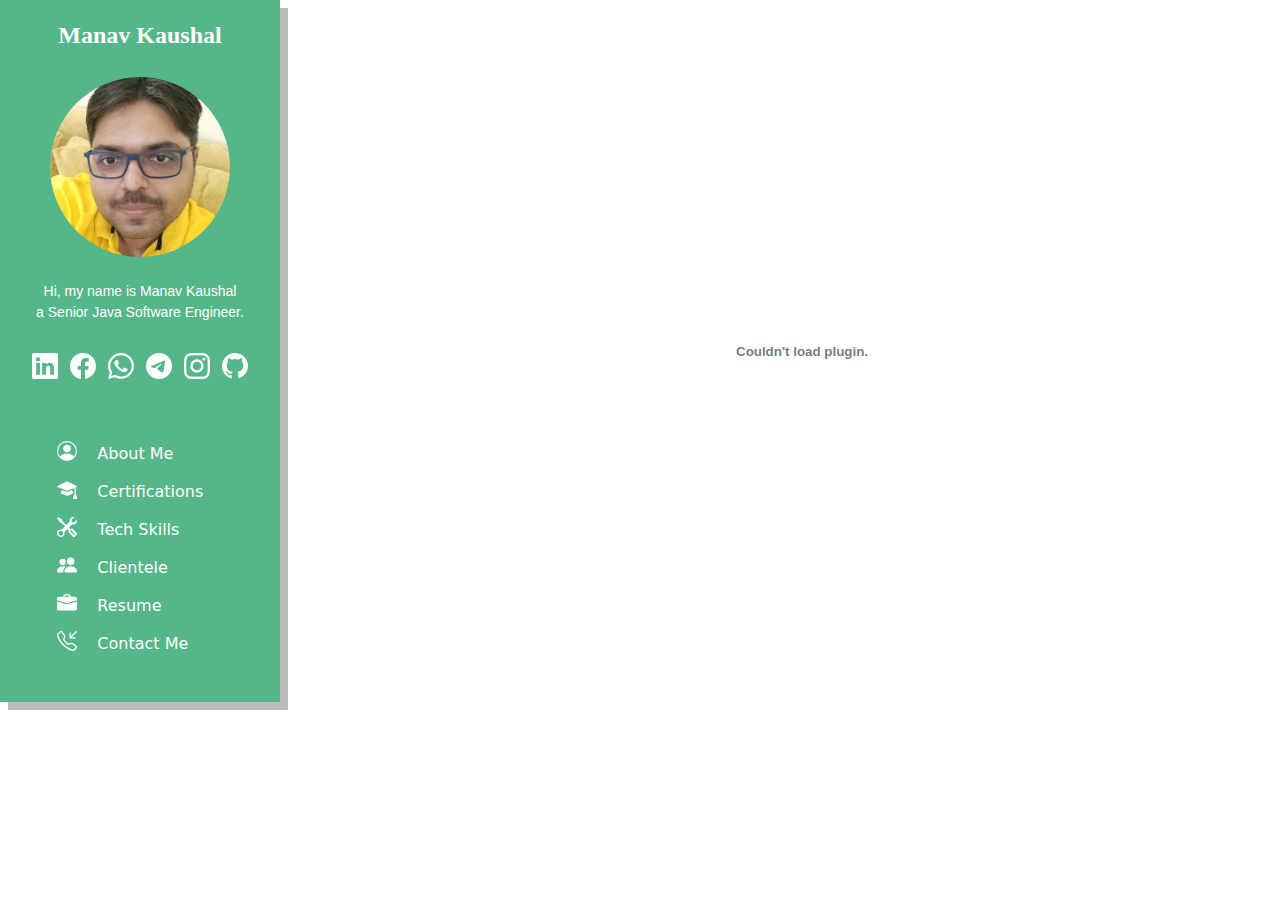
<file: About_Manav/resume.html>
<html>
<head>
	<title>Manav Kaushal - Tech Lead : Java</title>
	<link rel="stylesheet" href="css/bootstrap.css">
	<meta charset="utf-8">
    <meta name="viewport" content="width=device-width, initial-scale=1">
    <meta name="description" content="">
    <meta name="author" content="Mark Otto, Jacob Thornton, and Bootstrap contributors">
    <meta name="generator" content="Hugo 0.122.0">
	
	
	<script src="js/bootstrap.js"></script>
	<link rel="stylesheet" href= 
"https://cdn.jsdelivr.net/npm/bootstrap@4.5.3/dist/css/bootstrap.min.css"
		integrity= 
"sha384-TX8t27EcRE3e/ihU7zmQxVncDAy5uIKz4rEkgIXeMed4M0jlfIDPvg6uqKI2xXr2"
		crossorigin="anonymous"> 

	<!-- Import jquery cdn -->
	<script src="https://code.jquery.com/jquery-3.5.1.slim.min.js"
		integrity= 
"sha384-DfXdz2htPH0lsSSs5nCTpuj/zy4C+OGpamoFVy38MVBnE+IbbVYUew+OrCXaRkfj"
		crossorigin="anonymous"> 
	</script> 
	
	<script src= 
"https://cdn.jsdelivr.net/npm/bootstrap@4.5.3/dist/js/bootstrap.bundle.min.js"
		integrity= 
"sha384-ho+j7jyWK8fNQe+A12Hb8AhRq26LrZ/JpcUGGOn+Y7RsweNrtN/tE3MoK7ZeZDyx"
		crossorigin="anonymous"> 
	</script> 
	
	
	
	
	<style>
      .bd-placeholder-img {
        font-size: 1.125rem;
        text-anchor: middle;
        -webkit-user-select: none;
        -moz-user-select: none;
        user-select: none;
      }

      @media (min-width: 768px) {
        .bd-placeholder-img-lg {
          font-size: 3.5rem;
        }
      }

      .b-example-divider {
        width: 100%;
        height: 3rem;
        background-color: rgba(0, 0, 0, .1);
        border: solid rgba(0, 0, 0, .15);
        border-width: 1px 0;
        box-shadow: inset 0 .5em 1.5em rgba(0, 0, 0, .1), inset 0 .125em .5em rgba(0, 0, 0, .15);
      }

      .b-example-vr {
        flex-shrink: 0;
        width: 1.5rem;
        height: 100vh;
      }

      .bi {
        vertical-align: -.125em;
        fill: currentColor;
      }

      .nav-scroller {
        position: relative;
        z-index: 2;
        height: 2.75rem;
        overflow-y: hidden;
      }

      .nav-scroller .nav {
        display: flex;
        flex-wrap: nowrap;
        padding-bottom: 1rem;
        margin-top: -1px;
        overflow-x: auto;
        text-align: center;
        white-space: nowrap;
        -webkit-overflow-scrolling: touch;
      }

      .btn-bd-primary {
        --bd-violet-bg: #712cf9;
        --bd-violet-rgb: 112.520718, 44.062154, 249.437846;

        --bs-btn-font-weight: 600;
        --bs-btn-color: var(--bs-white);
        --bs-btn-bg: var(--bd-violet-bg);
        --bs-btn-border-color: var(--bd-violet-bg);
        --bs-btn-hover-color: var(--bs-white);
        --bs-btn-hover-bg: #6528e0;
        --bs-btn-hover-border-color: #6528e0;
        --bs-btn-focus-shadow-rgb: var(--bd-violet-rgb);
        --bs-btn-active-color: var(--bs-btn-hover-color);
        --bs-btn-active-bg: #5a23c8;
        --bs-btn-active-border-color: #5a23c8;
      }

      .bd-mode-toggle {
        z-index: 1500;
      }

      .bd-mode-toggle .dropdown-menu .active .bi {
        display: block !important;
      }
	  .text-bg-green {
		  color: #54B689 !important;
		  background-color: #54B689;
	  }
	  .circle-img {
		border-radius: 50%;
		height : 180px;
		width  : 180px;
		text-align : center;
	  }
	  .mk-name {
		  font-family : Segoe UI;
		  font-size : 24px;
		  font-weight : bold;
	  }
	  .txt-btn {
		font-family : verdana;
		font-size : 16px;
		font-weight : bold;
		color : transparent;
	  }
	  .bi:hover {
		opacity: 0.5;		  
	  }	  
	  .my-tbl tr {
		height : 40px;
	  }
	  .ft-mk{
	    font-family : arial;
		font-size : 14px;		
	  }
	  ul li {
		height :  30px;
		width  : 150px;
		margin-left : 40px;
	  }
	  ul li:hover {
		font-weight : bold;
	  }
	  .my-grey-color {
		color : #595856;
	  }
	  .clr-slategrey {
		color : #778899;
	  }
	  .clr-lightsteelblue{
		color : #808080;
	  }
	  .clr-reddishgrey{
		color : #7a6767; /* #7d7979 */;
	  }
    </style>
</head>
<body>

<div style="display: inline-flex">

<main class="" style="padding-right:10px">
  <h1 class="visually-hidden">Sidebars examples</h1>

  <div class="d-flex flex-column flex-shrink-0 p-3 text-bg-green" style="width: 280px;border: 1px solid; padding: 10px; box-shadow: 8px 8px #bdbbbb;">
    <center>
		<span class="mk-name align-items-center text-white text-decoration-none">Manav Kaushal</span>
		<br><br>
		<img src="img/manav_profile.jpeg" class="circle-img" title="Manav Kaushal"/>
		<br><br>
		<span class="ft-mk align-items-center text-white">
			Hi, my name is Manav Kaushal<br>a Senior Java Software Engineer.
		</span>
	</center>
	<br/>
	
	<table border="0" cellpadding="6" align="center">
		<tr>
			<td>
				<a href="http://www.linkedin.com/in/manavkaushal" class="text-decoration-none">
					<svg xmlns="http://www.w3.org/2000/svg" width="26" height="26" fill="currentColor" class="bi bi-linkedin text-white" viewBox="0 0 16 16">
						<path d="M0 1.146C0 .513.526 0 1.175 0h13.65C15.474 0 16 .513 16 1.146v13.708c0 .633-.526 1.146-1.175 1.146H1.175C.526 16 0 15.487 0 14.854zm4.943 12.248V6.169H2.542v7.225zm-1.2-8.212c.837 0 1.358-.554 1.358-1.248-.015-.709-.52-1.248-1.342-1.248S2.4 3.226 2.4 3.934c0 .694.521 1.248 1.327 1.248zm4.908 8.212V9.359c0-.216.016-.432.08-.586.173-.431.568-.878 1.232-.878.869 0 1.216.662 1.216 1.634v3.865h2.401V9.25c0-2.22-1.184-3.252-2.764-3.252-1.274 0-1.845.7-2.165 1.193v.025h-.016l.016-.025V6.169h-2.4c.03.678 0 7.225 0 7.225z"/>
					</svg>
				</a>
			</td>
			<td>
				<a href="https://www.facebook.com/manavdkaushal" class="text-decoration-none">
					<svg xmlns="http://www.w3.org/2000/svg" width="26" height="26" fill="currentColor" class="bi bi-facebook text-white" viewBox="0 0 16 16">
						<path d="M16 8.049c0-4.446-3.582-8.05-8-8.05C3.58 0-.002 3.603-.002 8.05c0 4.017 2.926 7.347 6.75 7.951v-5.625h-2.03V8.05H6.75V6.275c0-2.017 1.195-3.131 3.022-3.131.876 0 1.791.157 1.791.157v1.98h-1.009c-.993 0-1.303.621-1.303 1.258v1.51h2.218l-.354 2.326H9.25V16c3.824-.604 6.75-3.934 6.75-7.951"/>
					</svg>
				</a>
			</td>
			<td>
			
				<a class="text-decoration-none" id="a_wa" data-toggle="modal" href="#mnvModal">
					<svg xmlns="http://www.w3.org/2000/svg" width="26" height="26" fill="currentColor" class="bi bi-whatsapp text-white" viewBox="0 0 16 16">
					  <path d="M13.601 2.326A7.85 7.85 0 0 0 7.994 0C3.627 0 .068 3.558.064 7.926c0 1.399.366 2.76 1.057 3.965L0 16l4.204-1.102a7.9 7.9 0 0 0 3.79.965h.004c4.368 0 7.926-3.558 7.93-7.93A7.9 7.9 0 0 0 13.6 2.326zM7.994 14.521a6.6 6.6 0 0 1-3.356-.92l-.24-.144-2.494.654.666-2.433-.156-.251a6.56 6.56 0 0 1-1.007-3.505c0-3.626 2.957-6.584 6.591-6.584a6.56 6.56 0 0 1 4.66 1.931 6.56 6.56 0 0 1 1.928 4.66c-.004 3.639-2.961 6.592-6.592 6.592m3.615-4.934c-.197-.099-1.17-.578-1.353-.646-.182-.065-.315-.099-.445.099-.133.197-.513.646-.627.775-.114.133-.232.148-.43.05-.197-.1-.836-.308-1.592-.985-.59-.525-.985-1.175-1.103-1.372-.114-.198-.011-.304.088-.403.087-.088.197-.232.296-.346.1-.114.133-.198.198-.33.065-.134.034-.248-.015-.347-.05-.099-.445-1.076-.612-1.47-.16-.389-.323-.335-.445-.34-.114-.007-.247-.007-.38-.007a.73.73 0 0 0-.529.247c-.182.198-.691.677-.691 1.654s.71 1.916.81 2.049c.098.133 1.394 2.132 3.383 2.992.47.205.84.326 1.129.418.475.152.904.129 1.246.08.38-.058 1.171-.48 1.338-.943.164-.464.164-.86.114-.943-.049-.084-.182-.133-.38-.232"/>
					</svg>
				</a>
			</td>
			<td>
				<a class="text-decoration-none" id="a_tg" data-toggle="modal" href="#mnvModal">
					<svg xmlns="http://www.w3.org/2000/svg" width="26" height="26" fill="currentColor" class="bi bi-telegram text-white" viewBox="0 0 16 16">
					  <path d="M16 8A8 8 0 1 1 0 8a8 8 0 0 1 16 0M8.287 5.906q-1.168.486-4.666 2.01-.567.225-.595.442c-.03.243.275.339.69.47l.175.055c.408.133.958.288 1.243.294q.39.01.868-.32 3.269-2.206 3.374-2.23c.05-.012.12-.026.166.016s.042.12.037.141c-.03.129-1.227 1.241-1.846 1.817-.193.18-.33.307-.358.336a8 8 0 0 1-.188.186c-.38.366-.664.64.015 1.088.327.216.589.393.85.571.284.194.568.387.936.629q.14.092.27.187c.331.236.63.448.997.414.214-.02.435-.22.547-.82.265-1.417.786-4.486.906-5.751a1.4 1.4 0 0 0-.013-.315.34.34 0 0 0-.114-.217.53.53 0 0 0-.31-.093c-.3.005-.763.166-2.984 1.09"/>
					</svg>
				</a>
			</td>
			<td>
				<a class="text-decoration-none" id="a_ig" data-toggle="modal" href="#mnvModal">
					<svg xmlns="http://www.w3.org/2000/svg" width="26" height="26" fill="currentColor" class="bi bi-instagram text-white" viewBox="0 0 16 16">
						<path d="M8 0C5.829 0 5.556.01 4.703.048 3.85.088 3.269.222 2.76.42a3.9 3.9 0 0 0-1.417.923A3.9 3.9 0 0 0 .42 2.76C.222 3.268.087 3.85.048 4.7.01 5.555 0 5.827 0 8.001c0 2.172.01 2.444.048 3.297.04.852.174 1.433.372 1.942.205.526.478.972.923 1.417.444.445.89.719 1.416.923.51.198 1.09.333 1.942.372C5.555 15.99 5.827 16 8 16s2.444-.01 3.298-.048c.851-.04 1.434-.174 1.943-.372a3.9 3.9 0 0 0 1.416-.923c.445-.445.718-.891.923-1.417.197-.509.332-1.09.372-1.942C15.99 10.445 16 10.173 16 8s-.01-2.445-.048-3.299c-.04-.851-.175-1.433-.372-1.941a3.9 3.9 0 0 0-.923-1.417A3.9 3.9 0 0 0 13.24.42c-.51-.198-1.092-.333-1.943-.372C10.443.01 10.172 0 7.998 0zm-.717 1.442h.718c2.136 0 2.389.007 3.232.046.78.035 1.204.166 1.486.275.373.145.64.319.92.599s.453.546.598.92c.11.281.24.705.275 1.485.039.843.047 1.096.047 3.231s-.008 2.389-.047 3.232c-.035.78-.166 1.203-.275 1.485a2.5 2.5 0 0 1-.599.919c-.28.28-.546.453-.92.598-.28.11-.704.24-1.485.276-.843.038-1.096.047-3.232.047s-2.39-.009-3.233-.047c-.78-.036-1.203-.166-1.485-.276a2.5 2.5 0 0 1-.92-.598 2.5 2.5 0 0 1-.6-.92c-.109-.281-.24-.705-.275-1.485-.038-.843-.046-1.096-.046-3.233s.008-2.388.046-3.231c.036-.78.166-1.204.276-1.486.145-.373.319-.64.599-.92s.546-.453.92-.598c.282-.11.705-.24 1.485-.276.738-.034 1.024-.044 2.515-.045zm4.988 1.328a.96.96 0 1 0 0 1.92.96.96 0 0 0 0-1.92m-4.27 1.122a4.109 4.109 0 1 0 0 8.217 4.109 4.109 0 0 0 0-8.217m0 1.441a2.667 2.667 0 1 1 0 5.334 2.667 2.667 0 0 1 0-5.334"/>
					</svg>
				</a>
			</td>
			<td>
				<a href="https://github.com/manavdkaushal" class="text-decoration-none">
					<svg xmlns="http://www.w3.org/2000/svg" width="26" height="26" fill="currentColor" class="bi bi-github text-white" viewBox="0 0 16 16">
						<path d="M8 0C3.58 0 0 3.58 0 8c0 3.54 2.29 6.53 5.47 7.59.4.07.55-.17.55-.38 0-.19-.01-.82-.01-1.49-2.01.37-2.53-.49-2.69-.94-.09-.23-.48-.94-.82-1.13-.28-.15-.68-.52-.01-.53.63-.01 1.08.58 1.23.82.72 1.21 1.87.87 2.33.66.07-.52.28-.87.51-1.07-1.78-.2-3.64-.89-3.64-3.95 0-.87.31-1.59.82-2.15-.08-.2-.36-1.02.08-2.12 0 0 .67-.21 2.2.82.64-.18 1.32-.27 2-.27s1.36.09 2 .27c1.53-1.04 2.2-.82 2.2-.82.44 1.1.16 1.92.08 2.12.51.56.82 1.27.82 2.15 0 3.07-1.87 3.75-3.65 3.95.29.25.54.73.54 1.48 0 1.07-.01 1.93-.01 2.2 0 .21.15.46.55.38A8.01 8.01 0 0 0 16 8c0-4.42-3.58-8-8-8"/>
					</svg>
				</a>
			</td>
		</tr>
	</table>	
	

	<div class="container mt-2">
		<div class="modal fade" id="mnvModal"
			tabindex="-1"
			aria-labelledby="mnvModalLabel"
			aria-hidden="true"> 
			
			<div class="modal-dialog modal-dialog-centered"> 
				<div class="modal-content"> 
					<div class="modal-header"> 
						<h5 class="modal-title"
							id="mnvModalLabel"> 
							Scan the QR code 
						</h5> 
						
						<button type="button"
							class="close"
							data-dismiss="modal"
							style="font-weight : bold; font-size : 30px; background-color : rgb(210,210,210)"
							aria-label="Close"> 
							<span aria-hidden="true"> 
								× 
							</span> 
						</button> 
					</div> 

					<div class="modal-body"> 
						<h6 id="modal_body"></h6> 
						<!--<button type="button"
							class="btn btn-success btn-sm"
							data-toggle="modal"
							data-target="#mnvModal"
							id="submit"> 
							Close 
						</button>--> 
					</div> 
				</div> 
			</div> 
		</div> 
	</div> 

	<script type="text/javascript"> 
		$("#a_wa").click(function () { 			
			$("#modal_body").html("<center><img src=\"img/wa.png\"></center>");
			$("#mnvModalLabel").html("Scan my Whatsapp QR");			
		});
		$("#a_tg").click(function () { 			
			$("#modal_body").html("<center><img src=\"img/tg.jpg\"></center>");
			$("#mnvModalLabel").html("Scan my Telegram QR");			
		});
		$("#a_ig").click(function () { 			
			$("#modal_body").html("<center><img src=\"img/ig.png\"></center>");
			$("#mnvModalLabel").html("Scan my Instagram QR");			
		});		
	</script> 

	<br><br>
	
	<ul class="list-unstyled">
		<li class="mb-2">
			<a href="aboutManav.html" class="text-decoration-none">
				<svg xmlns="http://www.w3.org/2000/svg" width="20" height="20" fill="currentColor" class="bi bi-person-circle text-white" viewBox="0 0 16 16">
				  <path d="M11 6a3 3 0 1 1-6 0 3 3 0 0 1 6 0"/>
				  <path fill-rule="evenodd" d="M0 8a8 8 0 1 1 16 0A8 8 0 0 1 0 8m8-7a7 7 0 0 0-5.468 11.37C3.242 11.226 4.805 10 8 10s4.757 1.225 5.468 2.37A7 7 0 0 0 8 1"/>
				</svg>
				&nbsp;&nbsp;
				<span class="fs-6 text-white">About Me</span>
			</a>
		</li>
		<li class="mb-2">
			<a href="certifications.html" class="text-decoration-none">
				<svg xmlns="http://www.w3.org/2000/svg" width="20" height="20" fill="currentColor" class="bi bi-mortarboard-fill text-white" viewBox="0 0 16 16">
				  <path d="M8.211 2.047a.5.5 0 0 0-.422 0l-7.5 3.5a.5.5 0 0 0 .025.917l7.5 3a.5.5 0 0 0 .372 0L14 7.14V13a1 1 0 0 0-1 1v2h3v-2a1 1 0 0 0-1-1V6.739l.686-.275a.5.5 0 0 0 .025-.917z"/>
				  <path d="M4.176 9.032a.5.5 0 0 0-.656.327l-.5 1.7a.5.5 0 0 0 .294.605l4.5 1.8a.5.5 0 0 0 .372 0l4.5-1.8a.5.5 0 0 0 .294-.605l-.5-1.7a.5.5 0 0 0-.656-.327L8 10.466z"/>
				</svg>
				&nbsp;&nbsp;
				<span class="fs-6 text-white">Certifications</span>
			</a>
		</li>
		<li class="mb-2">
			<a href="techSkills.html" class="text-decoration-none">
				<svg xmlns="http://www.w3.org/2000/svg" width="20" height="20" fill="currentColor" class="bi bi-tools text-white" viewBox="0 0 16 16">
				  <path d="M1 0 0 1l2.2 3.081a1 1 0 0 0 .815.419h.07a1 1 0 0 1 .708.293l2.675 2.675-2.617 2.654A3.003 3.003 0 0 0 0 13a3 3 0 1 0 5.878-.851l2.654-2.617.968.968-.305.914a1 1 0 0 0 .242 1.023l3.27 3.27a.997.997 0 0 0 1.414 0l1.586-1.586a.997.997 0 0 0 0-1.414l-3.27-3.27a1 1 0 0 0-1.023-.242L10.5 9.5l-.96-.96 2.68-2.643A3.005 3.005 0 0 0 16 3q0-.405-.102-.777l-2.14 2.141L12 4l-.364-1.757L13.777.102a3 3 0 0 0-3.675 3.68L7.462 6.46 4.793 3.793a1 1 0 0 1-.293-.707v-.071a1 1 0 0 0-.419-.814zm9.646 10.646a.5.5 0 0 1 .708 0l2.914 2.915a.5.5 0 0 1-.707.707l-2.915-2.914a.5.5 0 0 1 0-.708M3 11l.471.242.529.026.287.445.445.287.026.529L5 13l-.242.471-.026.529-.445.287-.287.445-.529.026L3 15l-.471-.242L2 14.732l-.287-.445L1.268 14l-.026-.529L1 13l.242-.471.026-.529.445-.287.287-.445.529-.026z"/>
				</svg>
				&nbsp;&nbsp;
				<span class="fs-6 text-white">Tech Skills</span>
			</a>
		</li>
		<li class="mb-2">
			<a href="clientele.html" class="text-decoration-none">
				<svg xmlns="http://www.w3.org/2000/svg" width="20" height="20" fill="currentColor" class="bi bi-people-fill text-white" viewBox="0 0 16 16">
				  <path d="M7 14s-1 0-1-1 1-4 5-4 5 3 5 4-1 1-1 1zm4-6a3 3 0 1 0 0-6 3 3 0 0 0 0 6m-5.784 6A2.24 2.24 0 0 1 5 13c0-1.355.68-2.75 1.936-3.72A6.3 6.3 0 0 0 5 9c-4 0-5 3-5 4s1 1 1 1zM4.5 8a2.5 2.5 0 1 0 0-5 2.5 2.5 0 0 0 0 5"/>
				</svg>
				&nbsp;&nbsp;
				<span class="fs-6 text-white">Clientele</span>
			</a>
		</li>
		<li class="mb-2">
			<a href="resume.html" class="text-decoration-none">
				<svg xmlns="http://www.w3.org/2000/svg" width="20" height="20" fill="currentColor" class="bi bi-briefcase-fill text-white" viewBox="0 0 16 16">
				  <path d="M6.5 1A1.5 1.5 0 0 0 5 2.5V3H1.5A1.5 1.5 0 0 0 0 4.5v1.384l7.614 2.03a1.5 1.5 0 0 0 .772 0L16 5.884V4.5A1.5 1.5 0 0 0 14.5 3H11v-.5A1.5 1.5 0 0 0 9.5 1zm0 1h3a.5.5 0 0 1 .5.5V3H6v-.5a.5.5 0 0 1 .5-.5"/>
				  <path d="M0 12.5A1.5 1.5 0 0 0 1.5 14h13a1.5 1.5 0 0 0 1.5-1.5V6.85L8.129 8.947a.5.5 0 0 1-.258 0L0 6.85z"/>
				</svg>
				&nbsp;&nbsp;
				<span class="fs-6 text-white">Resume</span>
			</a>
		</li>
		<li class="mb-2">
			<a href="contact.html" class="text-decoration-none">
				<svg xmlns="http://www.w3.org/2000/svg" width="20" height="20" fill="currentColor" class="bi bi-telephone-inbound text-white" viewBox="0 0 16 16">
				  <path d="M15.854.146a.5.5 0 0 1 0 .708L11.707 5H14.5a.5.5 0 0 1 0 1h-4a.5.5 0 0 1-.5-.5v-4a.5.5 0 0 1 1 0v2.793L15.146.146a.5.5 0 0 1 .708 0m-12.2 1.182a.678.678 0 0 0-1.015-.063L1.605 2.3c-.483.484-.661 1.169-.45 1.77a17.6 17.6 0 0 0 4.168 6.608 17.6 17.6 0 0 0 6.608 4.168c.601.211 1.286.033 1.77-.45l1.034-1.034a.678.678 0 0 0-.063-1.015l-2.307-1.794a.68.68 0 0 0-.58-.122l-2.19.547a1.75 1.75 0 0 1-1.657-.459L5.482 8.062a1.75 1.75 0 0 1-.46-1.657l.548-2.19a.68.68 0 0 0-.122-.58zM1.884.511a1.745 1.745 0 0 1 2.612.163L6.29 2.98c.329.423.445.974.315 1.494l-.547 2.19a.68.68 0 0 0 .178.643l2.457 2.457a.68.68 0 0 0 .644.178l2.189-.547a1.75 1.75 0 0 1 1.494.315l2.306 1.794c.829.645.905 1.87.163 2.611l-1.034 1.034c-.74.74-1.846 1.065-2.877.702a18.6 18.6 0 0 1-7.01-4.42 18.6 18.6 0 0 1-4.42-7.009c-.362-1.03-.037-2.137.703-2.877z"/>
				</svg>
				&nbsp;&nbsp;
				<span class="fs-6 text-white">Contact Me</span>
			</a>
		</li>
	</ul>	

    
  </div>
</main> 

<main class="" style="">
	<div style="width: 100%; height: 100%">
		<embed id="frPDF" height="100%" width="1024px" src="pdf/Manav_CV_EU.pdf"></embed>
	</div>
        
</main> 
</body>
</html>
</file>
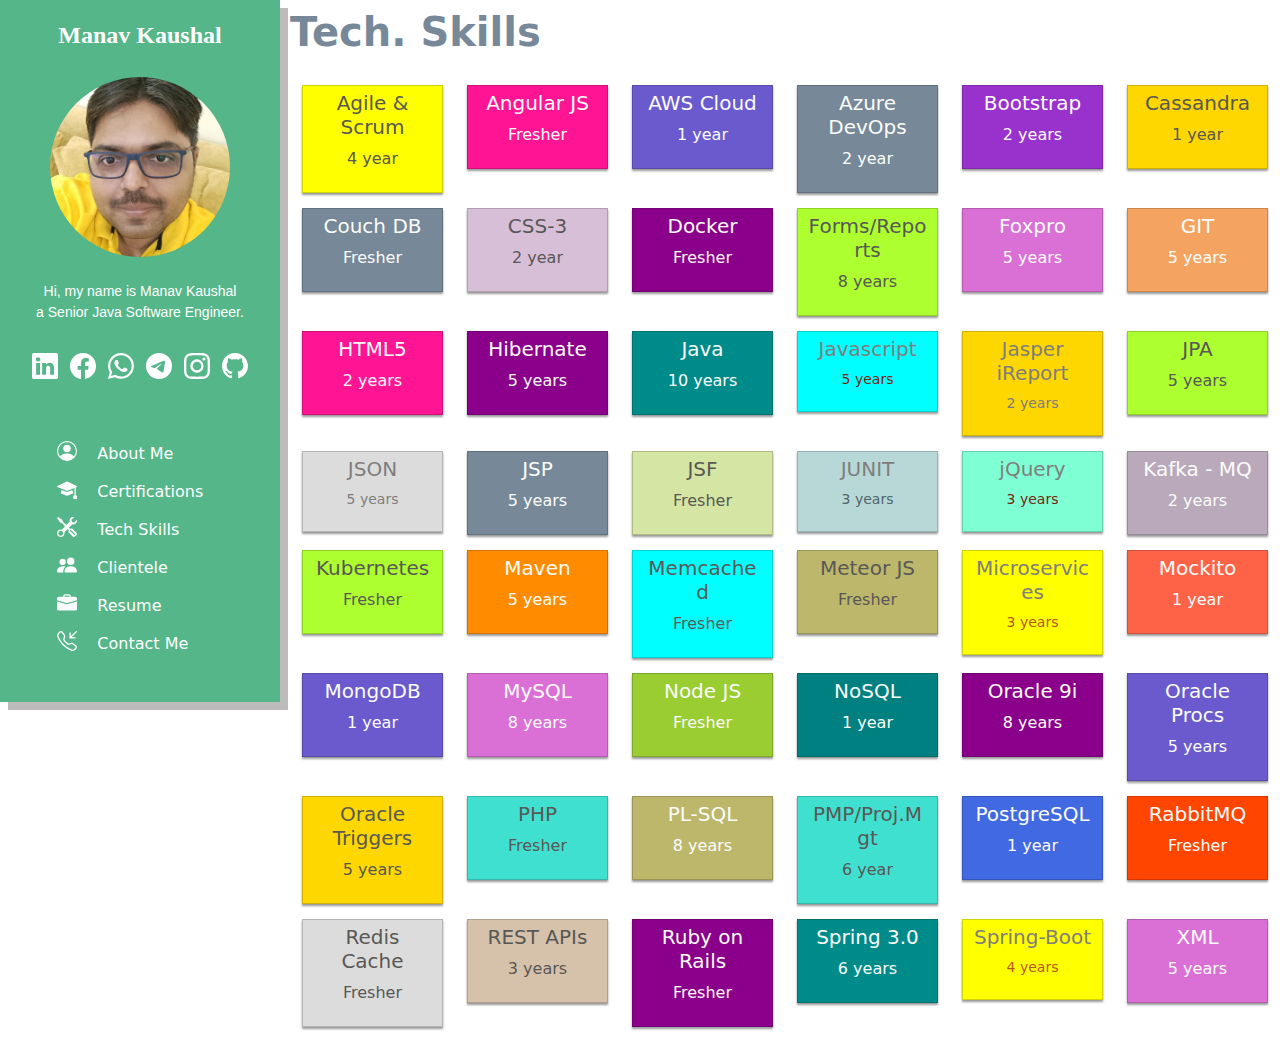
<file: About_Manav/techSkills.html>
<html>
<head>
	<title>Manav Kaushal - Tech Lead : Java</title>
	<link rel="stylesheet" href="css/bootstrap.css">
	<link rel="stylesheet" href="css/sticky.css">
	<meta charset="utf-8">
    <meta name="viewport" content="width=device-width, initial-scale=1">
    <meta name="description" content="">
    <meta name="author" content="Mark Otto, Jacob Thornton, and Bootstrap contributors">
    <meta name="generator" content="Hugo 0.122.0">
	
	
	<script src="js/bootstrap.js"></script>
	<link rel="stylesheet" href= 
"https://cdn.jsdelivr.net/npm/bootstrap@4.5.3/dist/css/bootstrap.min.css"
		integrity= 
"sha384-TX8t27EcRE3e/ihU7zmQxVncDAy5uIKz4rEkgIXeMed4M0jlfIDPvg6uqKI2xXr2"
		crossorigin="anonymous"> 

	<!-- Import jquery cdn -->
	<script src="https://code.jquery.com/jquery-3.5.1.slim.min.js"
		integrity= 
"sha384-DfXdz2htPH0lsSSs5nCTpuj/zy4C+OGpamoFVy38MVBnE+IbbVYUew+OrCXaRkfj"
		crossorigin="anonymous"> 
	</script> 
	
	<script src= 
"https://cdn.jsdelivr.net/npm/bootstrap@4.5.3/dist/js/bootstrap.bundle.min.js"
		integrity= 
"sha384-ho+j7jyWK8fNQe+A12Hb8AhRq26LrZ/JpcUGGOn+Y7RsweNrtN/tE3MoK7ZeZDyx"
		crossorigin="anonymous"> 
	</script> 
	
	
	
	
	<style>
      .bd-placeholder-img {
        font-size: 1.125rem;
        text-anchor: middle;
        -webkit-user-select: none;
        -moz-user-select: none;
        user-select: none;
      }

      @media (min-width: 768px) {
        .bd-placeholder-img-lg {
          font-size: 3.5rem;
        }
      }

      .b-example-divider {
        width: 100%;
        height: 3rem;
        background-color: rgba(0, 0, 0, .1);
        border: solid rgba(0, 0, 0, .15);
        border-width: 1px 0;
        box-shadow: inset 0 .5em 1.5em rgba(0, 0, 0, .1), inset 0 .125em .5em rgba(0, 0, 0, .15);
      }

      .b-example-vr {
        flex-shrink: 0;
        width: 1.5rem;
        height: 100vh;
      }

      .bi {
        vertical-align: -.125em;
        fill: currentColor;
      }

      .nav-scroller {
        position: relative;
        z-index: 2;
        height: 2.75rem;
        overflow-y: hidden;
      }

      .nav-scroller .nav {
        display: flex;
        flex-wrap: nowrap;
        padding-bottom: 1rem;
        margin-top: -1px;
        overflow-x: auto;
        text-align: center;
        white-space: nowrap;
        -webkit-overflow-scrolling: touch;
      }

      .btn-bd-primary {
        --bd-violet-bg: #712cf9;
        --bd-violet-rgb: 112.520718, 44.062154, 249.437846;

        --bs-btn-font-weight: 600;
        --bs-btn-color: var(--bs-white);
        --bs-btn-bg: var(--bd-violet-bg);
        --bs-btn-border-color: var(--bd-violet-bg);
        --bs-btn-hover-color: var(--bs-white);
        --bs-btn-hover-bg: #6528e0;
        --bs-btn-hover-border-color: #6528e0;
        --bs-btn-focus-shadow-rgb: var(--bd-violet-rgb);
        --bs-btn-active-color: var(--bs-btn-hover-color);
        --bs-btn-active-bg: #5a23c8;
        --bs-btn-active-border-color: #5a23c8;
      }

      .bd-mode-toggle {
        z-index: 1500;
      }

      .bd-mode-toggle .dropdown-menu .active .bi {
        display: block !important;
      }
	  .text-bg-green {
		  color: #54B689 !important;
		  background-color: #54B689;
	  }
	  .circle-img {
		border-radius: 50%;
		height : 180px;
		width  : 180px;
		text-align : center;
	  }
	  .mk-name {
		  font-family : Segoe UI;
		  font-size : 24px;
		  font-weight : bold;
	  }
	  .txt-btn {
		font-family : verdana;
		font-size : 16px;
		font-weight : bold;
		color : transparent;
	  }
	  .bi:hover {
		opacity: 0.5;		  
	  }	  
	  .my-tbl tr {
		height : 40px;
	  }
	  .ft-mk{
	    font-family : arial;
		font-size : 14px;		
	  }
	  ul li {
		height :  30px;
		width  : 150px;
		margin-left : 40px;
	  }
	  ul li:hover {
		font-weight : bold;
	  }
	  .my-grey-color {
		color : #595856;
	  }
	  .my-white-color {
		color : #fafcfa;
	  }
	  .clr-slategrey {
		color : #778899;
	  }
	  .clr-lightsteelblue{
		color : #808080;
	  }
	  .clr-reddishgrey{
		color : #aeb2b8;
	  }
	  .border-on{
		border : 1px solid black;
	  }
	  .border-off{
		border : 0px;
	  }
	  .border-grey {
		border : 2px solid rgb(200,200,200);
	  }
	  .col-2 {
		flex: 0 0 auto;
		width: 15.900667%;
	  }
	  .bg-secondary {
		--bs-bg-opacity: 1;
		background-color: rgb(200,200,200) !important;
	  }
	  .bg-tab {
		background-color: #b3b2b1 !important;
	  }
	  #mytabs : hover{
		background-color: rgb(200,200,200) !important;
	  }

    </style>
</head>
<body>

<div style="display: inline-flex">

<main class="" style="padding-right:10px">
  <h1 class="visually-hidden">Sidebars examples</h1>

  <div class="d-flex flex-column flex-shrink-0 p-3 text-bg-green" style="width: 280px;border: 1px solid; padding: 10px; box-shadow: 8px 8px #bdbbbb;">
    <center>
		<span class="mk-name align-items-center text-white text-decoration-none">Manav Kaushal</span>
		<br><br>
		<img src="img/manav_profile.jpeg" class="circle-img" title="Manav Kaushal"/>
		<br><br>
		<span class="ft-mk align-items-center text-white">
			Hi, my name is Manav Kaushal<br>a Senior Java Software Engineer.
		</span>
	</center>
	<br/>
	
	<table border="0" cellpadding="6" align="center">
		<tr>
			<td>
				<a href="http://www.linkedin.com/in/manavkaushal" class="text-decoration-none">
					<svg xmlns="http://www.w3.org/2000/svg" width="26" height="26" fill="currentColor" class="bi bi-linkedin text-white" viewBox="0 0 16 16">
						<path d="M0 1.146C0 .513.526 0 1.175 0h13.65C15.474 0 16 .513 16 1.146v13.708c0 .633-.526 1.146-1.175 1.146H1.175C.526 16 0 15.487 0 14.854zm4.943 12.248V6.169H2.542v7.225zm-1.2-8.212c.837 0 1.358-.554 1.358-1.248-.015-.709-.52-1.248-1.342-1.248S2.4 3.226 2.4 3.934c0 .694.521 1.248 1.327 1.248zm4.908 8.212V9.359c0-.216.016-.432.08-.586.173-.431.568-.878 1.232-.878.869 0 1.216.662 1.216 1.634v3.865h2.401V9.25c0-2.22-1.184-3.252-2.764-3.252-1.274 0-1.845.7-2.165 1.193v.025h-.016l.016-.025V6.169h-2.4c.03.678 0 7.225 0 7.225z"/>
					</svg>
				</a>
			</td>
			<td>
				<a href="https://www.facebook.com/manavdkaushal" class="text-decoration-none">
					<svg xmlns="http://www.w3.org/2000/svg" width="26" height="26" fill="currentColor" class="bi bi-facebook text-white" viewBox="0 0 16 16">
						<path d="M16 8.049c0-4.446-3.582-8.05-8-8.05C3.58 0-.002 3.603-.002 8.05c0 4.017 2.926 7.347 6.75 7.951v-5.625h-2.03V8.05H6.75V6.275c0-2.017 1.195-3.131 3.022-3.131.876 0 1.791.157 1.791.157v1.98h-1.009c-.993 0-1.303.621-1.303 1.258v1.51h2.218l-.354 2.326H9.25V16c3.824-.604 6.75-3.934 6.75-7.951"/>
					</svg>
				</a>
			</td>
			<td>
			
				<a class="text-decoration-none" id="a_wa" data-toggle="modal" href="#mnvModal">
					<svg xmlns="http://www.w3.org/2000/svg" width="26" height="26" fill="currentColor" class="bi bi-whatsapp text-white" viewBox="0 0 16 16">
					  <path d="M13.601 2.326A7.85 7.85 0 0 0 7.994 0C3.627 0 .068 3.558.064 7.926c0 1.399.366 2.76 1.057 3.965L0 16l4.204-1.102a7.9 7.9 0 0 0 3.79.965h.004c4.368 0 7.926-3.558 7.93-7.93A7.9 7.9 0 0 0 13.6 2.326zM7.994 14.521a6.6 6.6 0 0 1-3.356-.92l-.24-.144-2.494.654.666-2.433-.156-.251a6.56 6.56 0 0 1-1.007-3.505c0-3.626 2.957-6.584 6.591-6.584a6.56 6.56 0 0 1 4.66 1.931 6.56 6.56 0 0 1 1.928 4.66c-.004 3.639-2.961 6.592-6.592 6.592m3.615-4.934c-.197-.099-1.17-.578-1.353-.646-.182-.065-.315-.099-.445.099-.133.197-.513.646-.627.775-.114.133-.232.148-.43.05-.197-.1-.836-.308-1.592-.985-.59-.525-.985-1.175-1.103-1.372-.114-.198-.011-.304.088-.403.087-.088.197-.232.296-.346.1-.114.133-.198.198-.33.065-.134.034-.248-.015-.347-.05-.099-.445-1.076-.612-1.47-.16-.389-.323-.335-.445-.34-.114-.007-.247-.007-.38-.007a.73.73 0 0 0-.529.247c-.182.198-.691.677-.691 1.654s.71 1.916.81 2.049c.098.133 1.394 2.132 3.383 2.992.47.205.84.326 1.129.418.475.152.904.129 1.246.08.38-.058 1.171-.48 1.338-.943.164-.464.164-.86.114-.943-.049-.084-.182-.133-.38-.232"/>
					</svg>
				</a>
			</td>
			<td>
				<a class="text-decoration-none" id="a_tg" data-toggle="modal" href="#mnvModal">
					<svg xmlns="http://www.w3.org/2000/svg" width="26" height="26" fill="currentColor" class="bi bi-telegram text-white" viewBox="0 0 16 16">
					  <path d="M16 8A8 8 0 1 1 0 8a8 8 0 0 1 16 0M8.287 5.906q-1.168.486-4.666 2.01-.567.225-.595.442c-.03.243.275.339.69.47l.175.055c.408.133.958.288 1.243.294q.39.01.868-.32 3.269-2.206 3.374-2.23c.05-.012.12-.026.166.016s.042.12.037.141c-.03.129-1.227 1.241-1.846 1.817-.193.18-.33.307-.358.336a8 8 0 0 1-.188.186c-.38.366-.664.64.015 1.088.327.216.589.393.85.571.284.194.568.387.936.629q.14.092.27.187c.331.236.63.448.997.414.214-.02.435-.22.547-.82.265-1.417.786-4.486.906-5.751a1.4 1.4 0 0 0-.013-.315.34.34 0 0 0-.114-.217.53.53 0 0 0-.31-.093c-.3.005-.763.166-2.984 1.09"/>
					</svg>
				</a>
			</td>
			<td>
				<a class="text-decoration-none" id="a_ig" data-toggle="modal" href="#mnvModal">
					<svg xmlns="http://www.w3.org/2000/svg" width="26" height="26" fill="currentColor" class="bi bi-instagram text-white" viewBox="0 0 16 16">
						<path d="M8 0C5.829 0 5.556.01 4.703.048 3.85.088 3.269.222 2.76.42a3.9 3.9 0 0 0-1.417.923A3.9 3.9 0 0 0 .42 2.76C.222 3.268.087 3.85.048 4.7.01 5.555 0 5.827 0 8.001c0 2.172.01 2.444.048 3.297.04.852.174 1.433.372 1.942.205.526.478.972.923 1.417.444.445.89.719 1.416.923.51.198 1.09.333 1.942.372C5.555 15.99 5.827 16 8 16s2.444-.01 3.298-.048c.851-.04 1.434-.174 1.943-.372a3.9 3.9 0 0 0 1.416-.923c.445-.445.718-.891.923-1.417.197-.509.332-1.09.372-1.942C15.99 10.445 16 10.173 16 8s-.01-2.445-.048-3.299c-.04-.851-.175-1.433-.372-1.941a3.9 3.9 0 0 0-.923-1.417A3.9 3.9 0 0 0 13.24.42c-.51-.198-1.092-.333-1.943-.372C10.443.01 10.172 0 7.998 0zm-.717 1.442h.718c2.136 0 2.389.007 3.232.046.78.035 1.204.166 1.486.275.373.145.64.319.92.599s.453.546.598.92c.11.281.24.705.275 1.485.039.843.047 1.096.047 3.231s-.008 2.389-.047 3.232c-.035.78-.166 1.203-.275 1.485a2.5 2.5 0 0 1-.599.919c-.28.28-.546.453-.92.598-.28.11-.704.24-1.485.276-.843.038-1.096.047-3.232.047s-2.39-.009-3.233-.047c-.78-.036-1.203-.166-1.485-.276a2.5 2.5 0 0 1-.92-.598 2.5 2.5 0 0 1-.6-.92c-.109-.281-.24-.705-.275-1.485-.038-.843-.046-1.096-.046-3.233s.008-2.388.046-3.231c.036-.78.166-1.204.276-1.486.145-.373.319-.64.599-.92s.546-.453.92-.598c.282-.11.705-.24 1.485-.276.738-.034 1.024-.044 2.515-.045zm4.988 1.328a.96.96 0 1 0 0 1.92.96.96 0 0 0 0-1.92m-4.27 1.122a4.109 4.109 0 1 0 0 8.217 4.109 4.109 0 0 0 0-8.217m0 1.441a2.667 2.667 0 1 1 0 5.334 2.667 2.667 0 0 1 0-5.334"/>
					</svg>
				</a>
			</td>
			<td>
				<a href="https://github.com/manavdkaushal" class="text-decoration-none">
					<svg xmlns="http://www.w3.org/2000/svg" width="26" height="26" fill="currentColor" class="bi bi-github text-white" viewBox="0 0 16 16">
						<path d="M8 0C3.58 0 0 3.58 0 8c0 3.54 2.29 6.53 5.47 7.59.4.07.55-.17.55-.38 0-.19-.01-.82-.01-1.49-2.01.37-2.53-.49-2.69-.94-.09-.23-.48-.94-.82-1.13-.28-.15-.68-.52-.01-.53.63-.01 1.08.58 1.23.82.72 1.21 1.87.87 2.33.66.07-.52.28-.87.51-1.07-1.78-.2-3.64-.89-3.64-3.95 0-.87.31-1.59.82-2.15-.08-.2-.36-1.02.08-2.12 0 0 .67-.21 2.2.82.64-.18 1.32-.27 2-.27s1.36.09 2 .27c1.53-1.04 2.2-.82 2.2-.82.44 1.1.16 1.92.08 2.12.51.56.82 1.27.82 2.15 0 3.07-1.87 3.75-3.65 3.95.29.25.54.73.54 1.48 0 1.07-.01 1.93-.01 2.2 0 .21.15.46.55.38A8.01 8.01 0 0 0 16 8c0-4.42-3.58-8-8-8"/>
					</svg>
				</a>
			</td>
		</tr>
	</table>	
	

	<div class="container mt-2">
		<div class="modal fade" id="mnvModal"
			tabindex="-1"
			aria-labelledby="mnvModalLabel"
			aria-hidden="true"> 
			
			<div class="modal-dialog modal-dialog-centered"> 
				<div class="modal-content"> 
					<div class="modal-header"> 
						<h5 class="modal-title"
							id="mnvModalLabel"> 
							Scan the QR code 
						</h5> 
						
						<button type="button"
							class="close"
							data-dismiss="modal"
							style="font-weight : bold; font-size : 30px; background-color : rgb(210,210,210)"
							aria-label="Close"> 
							<span aria-hidden="true"> 
								× 
							</span> 
						</button> 
					</div> 

					<div class="modal-body"> 
						<h6 id="modal_body"></h6> 
						<!--<button type="button"
							class="btn btn-success btn-sm"
							data-toggle="modal"
							data-target="#mnvModal"
							id="submit"> 
							Close 
						</button>--> 
					</div> 
				</div> 
			</div> 
		</div> 
	</div> 

	<script type="text/javascript"> 
		$("#a_wa").click(function () { 			
			$("#modal_body").html("<center><img src=\"img/wa.png\"></center>");
			$("#mnvModalLabel").html("Scan my Whatsapp QR");			
		});
		$("#a_tg").click(function () { 			
			$("#modal_body").html("<center><img src=\"img/tg.jpg\"></center>");
			$("#mnvModalLabel").html("Scan my Telegram QR");			
		});
		$("#a_ig").click(function () { 			
			$("#modal_body").html("<center><img src=\"img/ig.png\"></center>");
			$("#mnvModalLabel").html("Scan my Instagram QR");			
		});		
	</script> 

	<br><br>
	
	<ul class="list-unstyled">
		<li class="mb-2">
			<a href="aboutManav.html" class="text-decoration-none">
				<svg xmlns="http://www.w3.org/2000/svg" width="20" height="20" fill="currentColor" class="bi bi-person-circle text-white" viewBox="0 0 16 16">
				  <path d="M11 6a3 3 0 1 1-6 0 3 3 0 0 1 6 0"/>
				  <path fill-rule="evenodd" d="M0 8a8 8 0 1 1 16 0A8 8 0 0 1 0 8m8-7a7 7 0 0 0-5.468 11.37C3.242 11.226 4.805 10 8 10s4.757 1.225 5.468 2.37A7 7 0 0 0 8 1"/>
				</svg>
				&nbsp;&nbsp;
				<span class="fs-6 text-white">About Me</span>
			</a>
		</li>
		<li class="mb-2">
			<a href="certifications.html" class="text-decoration-none">
				<svg xmlns="http://www.w3.org/2000/svg" width="20" height="20" fill="currentColor" class="bi bi-mortarboard-fill text-white" viewBox="0 0 16 16">
				  <path d="M8.211 2.047a.5.5 0 0 0-.422 0l-7.5 3.5a.5.5 0 0 0 .025.917l7.5 3a.5.5 0 0 0 .372 0L14 7.14V13a1 1 0 0 0-1 1v2h3v-2a1 1 0 0 0-1-1V6.739l.686-.275a.5.5 0 0 0 .025-.917z"/>
				  <path d="M4.176 9.032a.5.5 0 0 0-.656.327l-.5 1.7a.5.5 0 0 0 .294.605l4.5 1.8a.5.5 0 0 0 .372 0l4.5-1.8a.5.5 0 0 0 .294-.605l-.5-1.7a.5.5 0 0 0-.656-.327L8 10.466z"/>
				</svg>
				&nbsp;&nbsp;
				<span class="fs-6 text-white">Certifications</span>
			</a>
		</li>
		<li class="mb-2">
			<a href="techSkills.html" class="text-decoration-none">
				<svg xmlns="http://www.w3.org/2000/svg" width="20" height="20" fill="currentColor" class="bi bi-tools text-white" viewBox="0 0 16 16">
				  <path d="M1 0 0 1l2.2 3.081a1 1 0 0 0 .815.419h.07a1 1 0 0 1 .708.293l2.675 2.675-2.617 2.654A3.003 3.003 0 0 0 0 13a3 3 0 1 0 5.878-.851l2.654-2.617.968.968-.305.914a1 1 0 0 0 .242 1.023l3.27 3.27a.997.997 0 0 0 1.414 0l1.586-1.586a.997.997 0 0 0 0-1.414l-3.27-3.27a1 1 0 0 0-1.023-.242L10.5 9.5l-.96-.96 2.68-2.643A3.005 3.005 0 0 0 16 3q0-.405-.102-.777l-2.14 2.141L12 4l-.364-1.757L13.777.102a3 3 0 0 0-3.675 3.68L7.462 6.46 4.793 3.793a1 1 0 0 1-.293-.707v-.071a1 1 0 0 0-.419-.814zm9.646 10.646a.5.5 0 0 1 .708 0l2.914 2.915a.5.5 0 0 1-.707.707l-2.915-2.914a.5.5 0 0 1 0-.708M3 11l.471.242.529.026.287.445.445.287.026.529L5 13l-.242.471-.026.529-.445.287-.287.445-.529.026L3 15l-.471-.242L2 14.732l-.287-.445L1.268 14l-.026-.529L1 13l.242-.471.026-.529.445-.287.287-.445.529-.026z"/>
				</svg>
				&nbsp;&nbsp;
				<span class="fs-6 text-white">Tech Skills</span>
			</a>
		</li>
		<li class="mb-2">
			<a href="clientele.html" class="text-decoration-none">
				<svg xmlns="http://www.w3.org/2000/svg" width="20" height="20" fill="currentColor" class="bi bi-people-fill text-white" viewBox="0 0 16 16">
				  <path d="M7 14s-1 0-1-1 1-4 5-4 5 3 5 4-1 1-1 1zm4-6a3 3 0 1 0 0-6 3 3 0 0 0 0 6m-5.784 6A2.24 2.24 0 0 1 5 13c0-1.355.68-2.75 1.936-3.72A6.3 6.3 0 0 0 5 9c-4 0-5 3-5 4s1 1 1 1zM4.5 8a2.5 2.5 0 1 0 0-5 2.5 2.5 0 0 0 0 5"/>
				</svg>
				&nbsp;&nbsp;
				<span class="fs-6 text-white">Clientele</span>
			</a>
		</li>
		<li class="mb-2">
			<a href="resume.html" class="text-decoration-none">
				<svg xmlns="http://www.w3.org/2000/svg" width="20" height="20" fill="currentColor" class="bi bi-briefcase-fill text-white" viewBox="0 0 16 16">
				  <path d="M6.5 1A1.5 1.5 0 0 0 5 2.5V3H1.5A1.5 1.5 0 0 0 0 4.5v1.384l7.614 2.03a1.5 1.5 0 0 0 .772 0L16 5.884V4.5A1.5 1.5 0 0 0 14.5 3H11v-.5A1.5 1.5 0 0 0 9.5 1zm0 1h3a.5.5 0 0 1 .5.5V3H6v-.5a.5.5 0 0 1 .5-.5"/>
				  <path d="M0 12.5A1.5 1.5 0 0 0 1.5 14h13a1.5 1.5 0 0 0 1.5-1.5V6.85L8.129 8.947a.5.5 0 0 1-.258 0L0 6.85z"/>
				</svg>
				&nbsp;&nbsp;
				<span class="fs-6 text-white">Resume</span>
			</a>
		</li>
		<li class="mb-2">
			<a href="contact.html" class="text-decoration-none">
				<svg xmlns="http://www.w3.org/2000/svg" width="20" height="20" fill="currentColor" class="bi bi-telephone-inbound text-white" viewBox="0 0 16 16">
				  <path d="M15.854.146a.5.5 0 0 1 0 .708L11.707 5H14.5a.5.5 0 0 1 0 1h-4a.5.5 0 0 1-.5-.5v-4a.5.5 0 0 1 1 0v2.793L15.146.146a.5.5 0 0 1 .708 0m-12.2 1.182a.678.678 0 0 0-1.015-.063L1.605 2.3c-.483.484-.661 1.169-.45 1.77a17.6 17.6 0 0 0 4.168 6.608 17.6 17.6 0 0 0 6.608 4.168c.601.211 1.286.033 1.77-.45l1.034-1.034a.678.678 0 0 0-.063-1.015l-2.307-1.794a.68.68 0 0 0-.58-.122l-2.19.547a1.75 1.75 0 0 1-1.657-.459L5.482 8.062a1.75 1.75 0 0 1-.46-1.657l.548-2.19a.68.68 0 0 0-.122-.58zM1.884.511a1.745 1.745 0 0 1 2.612.163L6.29 2.98c.329.423.445.974.315 1.494l-.547 2.19a.68.68 0 0 0 .178.643l2.457 2.457a.68.68 0 0 0 .644.178l2.189-.547a1.75 1.75 0 0 1 1.494.315l2.306 1.794c.829.645.905 1.87.163 2.611l-1.034 1.034c-.74.74-1.846 1.065-2.877.702a18.6 18.6 0 0 1-7.01-4.42 18.6 18.6 0 0 1-4.42-7.009c-.362-1.03-.037-2.137.703-2.877z"/>
				</svg>
				&nbsp;&nbsp;
				<span class="fs-6 text-white">Contact Me</span>
			</a>
		</li>
	</ul>	

    
  </div>
</main> 

 

<main>
	<h1 class="fw-bold clr-slategrey pl-3 mb-4 mt-2">Tech. Skills</h1>	

	<div class="container bootstrap snippets bootdeys p-8 p-md-8 mb-8 d-md-inline-flex border-off">
		<div class="row">
			<div class="col-md-2 col-sm-1 content-card">
				<div class="card-big-shadow">
					<div class="card card-just-text" data-background="color" data-color="yellow" data-radius="none">
						<div class="content">
							<h5 class="my-grey-color">Agile & Scrum</h5>
							<p class="my-grey-color">4 year</p>
						</div>
					</div> <!-- end card -->
				</div>
			</div>
			
			<div class="col-md-2 col-sm-1 content-card">
				<div class="card-big-shadow">
					<div class="card card-just-text" data-background="color" data-color="deeppink" data-radius="none">
						<div class="content">
							<h5 class="my-white-color">Angular JS</h5>
							<p class="my-white-color">Fresher</p>
						</div>
					</div> <!-- end card -->
				</div>
			</div>
			
			<div class="col-md-2 col-sm-1 content-card">
				<div class="card-big-shadow">
					<div class="card card-just-text" data-background="color" data-color="slateblue" data-radius="none">
						<div class="content">
							<h5 class="my-white-color">AWS Cloud</h5>
							<p class="my-white-color">1 year</p>
						</div>
					</div> <!-- end card -->
				</div>
			</div>
			
			<div class="col-md-2 col-sm-1 content-card">
				<div class="card-big-shadow">
					<div class="card card-just-text" data-background="color" data-color="lightslategrey" data-radius="none">
						<div class="content">
							<h5 class="my-white-color">Azure DevOps</h5>
							<p class="my-white-color">2 year</p>
						</div>
					</div> <!-- end card -->
				</div>
			</div>
			
			<div class="col-md-2 col-sm-1 content-card">
				<div class="card-big-shadow">
					<div class="card card-just-text" data-background="color" data-color="darkorchid" data-radius="none">
						<div class="content">
							<h5 class="my-white-color">Bootstrap</h5>
							<p class="my-white-color">2 years</p>
						</div>
					</div> <!-- end card -->
				</div>
			</div>
			
			<div class="col-md-2 col-sm-1 content-card">
				<div class="card-big-shadow">
					<div class="card card-just-text" data-background="color" data-color="gold" data-radius="none">
						<div class="content">
							<h5 class="my-grey-color">Cassandra</h5>
							<p class="my-grey-color">1 year</p>
						</div>
					</div> <!-- end card -->
				</div>
			</div>
			
			<div class="col-md-2 col-sm-1 content-card">
				<div class="card-big-shadow">
					<div class="card card-just-text" data-background="color" data-color="lightslategrey" data-radius="none">
						<div class="content">
							<h5 class="my-white-color">Couch DB</h5>
							<p class="my-white-color">Fresher</p>
						</div>
					</div> <!-- end card -->
				</div>
			</div>
			
			<div class="col-md-2 col-sm-1 content-card">
				<div class="card-big-shadow">
					<div class="card card-just-text" data-background="color" data-color="thistle" data-radius="none">
						<div class="content">
							<h5 class="my-grey-color">CSS-3</h5>
							<p class="my-grey-color">2 year</p>
						</div>
					</div> <!-- end card -->
				</div>
			</div>
			
			<div class="col-md-2 col-sm-1 content-card">
				<div class="card-big-shadow">
					<div class="card card-just-text" data-background="color" data-color="darkmagenta" data-radius="none">
						<div class="content">
							<h5 class="my-white-color">Docker</h5>
							<p class="my-white-color">Fresher</p>
						</div>
					</div> <!-- end card -->
				</div>
			</div>
			
			<div class="col-md-2 col-sm-1 content-card">
				<div class="card-big-shadow">
					<div class="card card-just-text" data-background="color" data-color="greenyellow" data-radius="none">
						<div class="content">
							<h5 class="my-grey-color">Forms/Reports</h5>
							<p class="my-grey-color">8 years</p>
						</div>
					</div> <!-- end card -->
				</div>
			</div>
			
			<div class="col-md-2 col-sm-1 content-card">
				<div class="card-big-shadow">
					<div class="card card-just-text" data-background="color" data-color="orchid" data-radius="none">
						<div class="content">
							<h5 class="my-white-color">Foxpro</h5>
							<p class="my-white-color">5 years</p>
						</div>
					</div> <!-- end card -->
				</div>
			</div>
			
			<div class="col-md-2 col-sm-1 content-card">
				<div class="card-big-shadow">
					<div class="card card-just-text" data-background="color" data-color="sandybrown" data-radius="none">
						<div class="content">
							<h5 class="my-white-color">GIT</h5>
							<p class="my-white-color">5 years</p>
						</div>
					</div> <!-- end card -->
				</div>
			</div>
			
			
			<div class="col-md-2 col-sm-1 content-card">
				<div class="card-big-shadow">
					<div class="card card-just-text" data-background="color" data-color="deeppink" data-radius="none">
						<div class="content">
							<h5 class="my-white-color">HTML5</h5>
							<p class="my-white-color">2 years</p>
						</div>
					</div> <!-- end card -->
				</div>
			</div>
			
			<div class="col-md-2 col-sm-1 content-card">
				<div class="card-big-shadow">
					<div class="card card-just-text" data-background="color" data-color="darkmagenta" data-radius="none">
						<div class="content">
							<h5 class="my-white-color">Hibernate</h5>
							<p class="my-white-color">5 years</p>
						</div>
					</div> <!-- end card -->
				</div>
			</div>
			
			<div class="col-md-2 col-sm-1 content-card">
				<div class="card-big-shadow">
					<div class="card card-just-text" data-background="color" data-color="darkcyan" data-radius="none">
						<div class="content">
							<h5 class="my-white-color">Java</h5>
							<p class="my-white-color">10 years</p>
						</div>
					</div> <!-- end card -->
				</div>
			</div>
			
			
			<div class="col-md-2 col-sm-1 content-card">
				<div class="card-big-shadow">
					<div class="card card-just-text" data-background="color" data-color="aqua" data-radius="none">
						<div class="content">
							<h5 class="title">Javascript</h5>
							<p class="description">5 years</p>
						</div>
					</div> <!-- end card -->
				</div>
			</div>
			
			
			<div class="col-md-2 col-sm-1 content-card">
				<div class="card-big-shadow">
					<div class="card card-just-text" data-background="color" data-color="gold" data-radius="none">
						<div class="content">
							<h5 class="title my-grey-color">Jasper iReport</h5>
							<p class="description my-grey-color" >2 years</p>
						</div>
					</div> <!-- end card -->
				</div>
			</div>

			<div class="col-md-2 col-sm-1 content-card">
				<div class="card-big-shadow">
					<div class="card card-just-text" data-background="color" data-color="greenyellow" data-radius="none">
						<div class="content">
							<h5 class="my-grey-color">JPA</h5>
							<p class="my-grey-color">5 years</p>
						</div>
					</div> <!-- end card -->
				</div>
			</div>
			
			<div class="col-md-2 col-sm-1 content-card">
				<div class="card-big-shadow">
					<div class="card card-just-text" data-background="color" data-color="gainsboro" data-radius="none">
						<div class="content">
							<h5 class="title my-grey-color">JSON</h5>
							<p class="description">5 years</p>
						</div>
					</div> <!-- end card -->
				</div>
			</div>
			
			<div class="col-md-2 col-sm-1 content-card">
				<div class="card-big-shadow">
					<div class="card card-just-text" data-background="color" data-color="lightslategrey" data-radius="none">
						<div class="content">
							<h5 class="my-white-color">JSP</h5>
							<p class="my-white-color">5 years</p>
						</div>
					</div> <!-- end card -->
				</div>
			</div>
			
			<div class="col-md-2 col-sm-1 content-card">
				<div class="card-big-shadow">
					<div class="card card-just-text" data-background="color" data-color="green" data-radius="none">
						<div class="content">
							<h5 class="my-grey-color">JSF</h5>
							<p class="my-grey-color">Fresher</p>
						</div>
					</div> <!-- end card -->
				</div>
			</div>
			
			<div class="col-md-2 col-sm-1 content-card">
				<div class="card-big-shadow">
					<div class="card card-just-text" data-background="color" data-color="blue" data-radius="none">
						<div class="content">
							<h5 class="title my-grey-color">JUNIT</h5>
							<p class="description my-grey-color">3 years</p>
						</div>
					</div> <!-- end card -->
				</div>
			</div>

			<div class="col-md-2 col-sm-1 content-card">
				<div class="card-big-shadow">
					<div class="card card-just-text" data-background="color" data-color="aqua-marine" data-radius="none">
						<div class="content">
							<h5 class="title">jQuery</h5>
							<p class="description">3 years</p>
						</div>
					</div> <!-- end card -->
				</div>
			</div>

			<div class="col-md-2 col-sm-1 content-card">
				<div class="card-big-shadow">
					<div class="card card-just-text" data-background="color" data-color="purple" data-radius="none">
						<div class="content">
							<h5 class="my-white-color">Kafka - MQ</h5>
							<p class="my-white-color">2 years</p>
						</div>
					</div> <!-- end card -->
				</div>
			</div>
			
			<div class="col-md-2 col-sm-1 content-card">
				<div class="card-big-shadow">
					<div class="card card-just-text" data-background="color" data-color="greenyellow" data-radius="none">
						<div class="content">
							<h5 class="my-grey-color">Kubernetes</h5>
							<p class="my-grey-color">Fresher</p>
						</div>
					</div> <!-- end card -->
				</div>
			</div>
			
			<div class="col-md-2 col-sm-1 content-card">
				<div class="card-big-shadow">
					<div class="card card-just-text" data-background="color" data-color="darkorange" data-radius="none">
						<div class="content">
							<h5 class="my-white-color">Maven</h5>
							<p class="my-white-color">5 years</p>
						</div>
					</div> <!-- end card -->
				</div>
			</div>
			
			<div class="col-md-2 col-sm-1 content-card">
				<div class="card-big-shadow">
					<div class="card card-just-text" data-background="color" data-color="aqua" data-radius="none">
						<div class="content">
							<h5 class="my-grey-color">Memcached</h5>
							<p class="my-grey-color">Fresher</p>
						</div>
					</div> <!-- end card -->
				</div>
			</div>
			
			<div class="col-md-2 col-sm-1 content-card">
				<div class="card-big-shadow">
					<div class="card card-just-text" data-background="color" data-color="darkkhaki" data-radius="none">
						<div class="content">
							<h5 class="my-grey-color">Meteor JS</h5>
							<p class="my-grey-color">Fresher</p>
						</div>
					</div> <!-- end card -->
				</div>
			</div>
			
			<div class="col-md-2 col-sm-1 content-card">
				<div class="card-big-shadow">
					<div class="card card-just-text" data-background="color" data-color="yellow" data-radius="none">
						<div class="content">
							<h5 class="title">Microservices</h5>
							<p class="description">3 years</p>
						</div>
					</div> <!-- end card -->
				</div>
			</div>
			
			<div class="col-md-2 col-sm-1 content-card">
				<div class="card-big-shadow">
					<div class="card card-just-text" data-background="color" data-color="tomato" data-radius="none">
						<div class="content">
							<h5 class="my-white-color">Mockito</h5>
							<p class="my-white-color">1 year</p>
						</div>
					</div> <!-- end card -->
				</div>
			</div>
			
			<div class="col-md-2 col-sm-1 content-card">
				<div class="card-big-shadow">
					<div class="card card-just-text" data-background="color" data-color="slateblue" data-radius="none">
						<div class="content">
							<h5 class="my-white-color">MongoDB</h5>
							<p class="my-white-color">1 year</p>
						</div>
					</div> <!-- end card -->
				</div>
			</div>
			
			<div class="col-md-2 col-sm-1 content-card">
				<div class="card-big-shadow">
					<div class="card card-just-text" data-background="color" data-color="orchid" data-radius="none">
						<div class="content">
							<h5 class="my-white-color">MySQL</h5>
							<p class="my-white-color">8 years</p>
						</div>
					</div> <!-- end card -->
				</div>
			</div>
			
			<div class="col-md-2 col-sm-1 content-card">
				<div class="card-big-shadow">
					<div class="card card-just-text" data-background="color" data-color="yellowgreen" data-radius="none">
						<div class="content">
							<h5 class="my-white-color">Node JS</h5>
							<p class="my-white-color">Fresher</p>
						</div>
					</div> <!-- end card -->
				</div>
			</div>
			
			<div class="col-md-2 col-sm-1 content-card">
				<div class="card-big-shadow">
					<div class="card card-just-text" data-background="color" data-color="teal" data-radius="none">
						<div class="content">
							<h5 class="my-white-color">NoSQL</h5>
							<p class="my-white-color">1 year</p>
						</div>
					</div> <!-- end card -->
				</div>
			</div>
			
			<div class="col-md-2 col-sm-1 content-card">
				<div class="card-big-shadow">
					<div class="card card-just-text" data-background="color" data-color="darkmagenta" data-radius="none">
						<div class="content">
							<h5 class="my-white-color">Oracle 9i</h5>
							<p class="my-white-color">8 years</p>
						</div>
					</div> <!-- end card -->
				</div>
			</div>
			
			<div class="col-md-2 col-sm-1 content-card">
				<div class="card-big-shadow">
					<div class="card card-just-text" data-background="color" data-color="slateblue" data-radius="none">
						<div class="content">
							<h5 class="my-white-color">Oracle Procs</h5>
							<p class="my-white-color">5 years</p>
						</div>
					</div> <!-- end card -->
				</div>
			</div>
			
			<div class="col-md-2 col-sm-1 content-card">
				<div class="card-big-shadow">
					<div class="card card-just-text" data-background="color" data-color="gold" data-radius="none">
						<div class="content">
							<h5 class="my-grey-color">Oracle Triggers</h5>
							<p class="my-grey-color">5 years</p>
						</div>
					</div> <!-- end card -->
				</div>
			</div>
			
			<div class="col-md-2 col-sm-1 content-card">
				<div class="card-big-shadow">
					<div class="card card-just-text" data-background="color" data-color="turquoise" data-radius="none">
						<div class="content">
							<h5 class="my-grey-color">PHP</h5>
							<p class="my-grey-color">Fresher</p>
						</div>
					</div> <!-- end card -->
				</div>
			</div>
			
			<div class="col-md-2 col-sm-1 content-card">
				<div class="card-big-shadow">
					<div class="card card-just-text" data-background="color" data-color="darkkhaki" data-radius="none">
						<div class="content">
							<h5 class="my-white-color">PL-SQL</h5>
							<p class="my-white-color">8 years</p>
						</div>
					</div> <!-- end card -->
				</div>
			</div>
			
			<div class="col-md-2 col-sm-1 content-card">
				<div class="card-big-shadow">
					<div class="card card-just-text" data-background="color" data-color="turquoise" data-radius="none">
						<div class="content">
							<h5 class="my-grey-color">PMP/Proj.Mgt</h5>
							<p class="my-grey-color">6 year</p>
						</div>
					</div> <!-- end card -->
				</div>
			</div>
			
			<div class="col-md-2 col-sm-1 content-card">
				<div class="card-big-shadow">
					<div class="card card-just-text" data-background="color" data-color="royalblue" data-radius="none">
						<div class="content">
							<h5 class="my-white-color">PostgreSQL</h5>
							<p class="my-white-color">1 year</p>
						</div>
					</div> <!-- end card -->
				</div>
			</div>

			<div class="col-md-2 col-sm-1 content-card">
				<div class="card-big-shadow">
					<div class="card card-just-text" data-background="color" data-color="orangered" data-radius="none">
						<div class="content">
							<h5 class="my-white-color">RabbitMQ</h5>
							<p class="my-white-color">Fresher</p>
						</div>
					</div> <!-- end card -->
				</div>
			</div>
			
			<div class="col-md-2 col-sm-1 content-card">
				<div class="card-big-shadow">
					<div class="card card-just-text" data-background="color" data-color="gainsboro" data-radius="none">
						<div class="content">
							<h5 class="my-grey-color">Redis Cache</h5>
							<p class="my-grey-color">Fresher</p>
						</div>
					</div> <!-- end card -->
				</div>
			</div>
			
			<div class="col-md-2 col-sm-1 content-card">
				<div class="card-big-shadow">
					<div class="card card-just-text" data-background="color" data-color="brown" data-radius="none">
						<div class="content">
							<h5 class="my-grey-color">REST APIs</h5>
							<p class="my-grey-color">3 years</p>
						</div>
					</div> <!-- end card -->
				</div>
			</div>
			
			<div class="col-md-2 col-sm-1 content-card">
				<div class="card-big-shadow">
					<div class="card card-just-text" data-background="color" data-color="darkmagenta" data-radius="none">
						<div class="content">
							<h5 class="my-white-color">Ruby on Rails</h5>
							<p class="my-white-color">Fresher</p>
						</div>
					</div> <!-- end card -->
				</div>
			</div>
		
			<div class="col-md-2 col-sm-1 content-card">
				<div class="card-big-shadow">
					<div class="card card-just-text" data-background="color" data-color="darkcyan" data-radius="none">
						<div class="content">
							<h5 class="my-white-color">Spring 3.0</h5>
							<p class="my-white-color">6 years</p>
						</div>
					</div> <!-- end card -->
				</div>
			</div>
			
			<div class="col-md-2 col-sm-1 content-card">
				<div class="card-big-shadow">
					<div class="card card-just-text" data-background="color" data-color="yellow" data-radius="none">
						<div class="content">
							<h5 class="title">Spring-Boot</h5>
							<p class="description">4 years</p>
						</div>
					</div> <!-- end card -->
				</div>
			</div>
			
			<div class="col-md-2 col-sm-1 content-card">
				<div class="card-big-shadow">
					<div class="card card-just-text" data-background="color" data-color="orchid" data-radius="none">
						<div class="content">
							<h5 class="my-white-color">XML</h5>
							<p class="my-white-color">5 years</p>
						</div>
					</div> <!-- end card -->
				</div>
			</div>
		</div><!-------------------------------------------------------------------->
	</div>
	
  
</main> 


</body>
</html>
</file>
<file: About_Manav/css/contact_pg.css>
body{margin-top:20px;
background:#eee;
}
.contact-area {
    background-attachment: fixed;
    background-size: cover;
    background-position: center;
}

@media only screen and (max-width:768px) {
    .contact {
        margin-bottom: 60px;
    }
}

.contact input {
    background: #fff;
    border: 1px solid #fff;
    border-radius: 3px;
    -webkit-box-shadow: none;
    box-shadow: none;
    color: #232434;
    font-size: 16px;
    height: 60px;
    padding: 10px;
    width: 100%;
    font-family: 'poppins', sans-serif;
    padding-left: 30px;
    -webkit-transition: all 0.3s ease 0s;
    -o-transition: all 0.3s ease 0s;
    transition: all 0.3s ease 0s;
}

.contact textarea {
    background: #fff;
    border: 1px solid #fff;
    border-radius: 3px;
    -webkit-box-shadow: none;
    box-shadow: none;
    color: #232434;
    font-size: 16px;
    padding: 10px;
    width: 100%;
    font-family: 'poppins', sans-serif;
    padding-left: 30px;
    -webkit-transition: all 0.3s ease 0s;
    -o-transition: all 0.3s ease 0s;
    transition: all 0.3s ease 0s;
}

.contact input:focus {
    background: #fff;
    border: 1px solid #fff;
    color: #232434;
    -webkit-box-shadow: none;
    box-shadow: none;
    outline: 0 none;
}

.contact textarea:focus {
    background: #fff;
    border: 1px solid #fff;
    color: #232434;
    -webkit-box-shadow: none;
    box-shadow: none;
    outline: 0 none;
}

.form-control::placeholder {
    color: #232434;
    opacity: 1;
}

.btn-contact-bg {
    border-radius: 30px;
    color: #fff;
    outline: medium none !important;
    padding: 15px 27px;
    text-transform: capitalize;
    -webkit-transition: all 0.3s ease 0s;
    -o-transition: all 0.3s ease 0s;
    transition: all 0.3s ease 0s;
    background: #7564e5;
    font-family: 'poppins', sans-serif;
    cursor: pointer;
    width: 100%;
}

.btn-contact-bg:hover,
.btn-contact-bg:focus {
    background: #232434;
    color: #fff;
}

/*START ADDRESS*/

.single_address {
    overflow: hidden;
    margin-bottom: 10px;
    padding-left: 40px;
}

@media only screen and (max-width:768px) {
    .single_address {
        padding-left: 0px;
    }
}

.single_address i {
    background: #f6f6f6;
    color: #7564e5;
    border-radius: 30px;
    width: 60px;
    height: 60px;
    line-height: 60px;
    text-align: center;
    float: left;
    margin-right: 14px;
    font-size: 22px;
    -webkit-box-shadow: 0 5px 30px 0 rgba(0, 0, 0, 0.1);
    box-shadow: 0 5px 30px 0 rgba(0, 0, 0, 0.1);
    margin-bottom: 20px;
    -webkit-transition: all 0.3s ease 0s;
    -o-transition: all 0.3s ease 0s;
    transition: all 0.3s ease 0s;
}

.single_address:hover i {
    background: #7564e5;
    color: #fff;
}

.single_address h4 {
    font-size: 18px;
    margin-bottom: 0px;
    overflow: hidden;
    font-weight: 600;
}

.single_address p {
    overflow: hidden;
    margin-top: 5px;
}

.section-title h1 {
    font-size: 44px;
    font-weight: 500;
    margin-top: 0;
    position: relative;
    text-transform: capitalize;
    margin-bottom: 15px;
}
.section-title p {
    padding: 0 10px;
    width: 70%;
    margin: auto;
    letter-spacing: 1px;
}
.section-title {
    margin-bottom: 60px;
}
.text-center {
    text-align: center!important;
}
</file>
<file: About_Manav/css/sticky.css>
body{margin-top:0px;}

.card-big-shadow {
    max-width: 320px;
    position: relative;
}

.coloured-cards .card {
    margin-top: 10px;
}

.card[data-radius="none"] {
    border-radius: 0px;
}
.card {
    border-radius: 8px;
    box-shadow: 0 2px 2px rgba(50, 50, 50, 0.5);
    background-color: #FFFFFF;
    color: #252422;
    margin-bottom: 10px;
    position: relative;
    z-index: 1;
}


.card[data-background="image"] .title, .card[data-background="image"] .stats, .card[data-background="image"] .category, .card[data-background="image"] .description, .card[data-background="image"] .content, .card[data-background="image"] .card-footer, .card[data-background="image"] small, .card[data-background="image"] .content a, .card[data-background="color"] .title, .card[data-background="color"] .stats, .card[data-background="color"] .category, .card[data-background="color"] .description, .card[data-background="color"] .content, .card[data-background="color"] .card-footer, .card[data-background="color"] small, .card[data-background="color"] .content a {
    color: #807d7d;
}
.card.card-just-text .content {
    padding: 5px 10px;
    text-align: center;
}
.card .content {
    padding: 10px 10px 5px 10px;
}
.card[data-color="blue"] .category {
    color: #7a9e9f;
}

.card .category, .card .label {
    font-size: 14px;
    margin-bottom: 0px;
}
.card-big-shadow:before {
    background-image: url("http://static.tumblr.com/i21wc39/coTmrkw40/shadow.png");
    background-position: center bottom;
    background-repeat: no-repeat;
    background-size: 100% 100%;
    bottom: -12%;
    content: "";
    display: block;
    left: -12%;
    position: absolute;
    right: 0;
    top: 0;
    z-index: 0;
}
h4, .h4 {
    font-size: 1.5em;
    font-weight: 600;
    line-height: 1.2em;
}
h6, .h6 {
    font-size: 0.9em;
    font-weight: 600;
    text-transform: uppercase;
}
.card .description {
    font-size: 14px;
    color: #66615b;
}
.content-card{
    margin-top:5px;    
}
a:hover, a:focus {
    text-decoration: none;
}

/*======== COLORS ===========*/
.card[data-color="blue"] {
    background: #b8d8d8;
}
.card[data-color="blue"] .description {
    color: #506568;
}

.card[data-color="green"] {
    background: #d5e5a3;
}
.card[data-color="green"] .description {
    color: #60773d;
}
.card[data-color="green"] .category {
    color: #92ac56;
}

.card[data-color="yellow"] {
    background: #ffe28c;
}
.card[data-color="yellow"] .description {
    color: #b25825;
}
.card[data-color="yellow"] .category {
    color: #d88715;
}

.card[data-color="brown"] {
    background: #d6c1ab;
}
.card[data-color="brown"] .description {
    color: #75442e;
}
.card[data-color="brown"] .category {
    color: #a47e65;
}

.card[data-color="purple"] {
    background: #baa9ba;
}
.card[data-color="purple"] .description {
    color: #3a283d;
}
.card[data-color="purple"] .category {
    color: #5a283d;
}

.card[data-color="orange"] {
    background: #ff8f5e;
}
.card[data-color="orange"] .description {
    color: #772510;
}
.card[data-color="orange"] .category {
    color: #e95e37;
}

.card[data-color="aqua"] {
    background: #00FFFF;
}
.card[data-color="aqua"] .description {
    color: #772510;
}
.card[data-color="aqua-marine"] {
    background: #7FFFD4;
}
.card[data-color="aqua-marine"] .description {
    color: #772510;
}
.card[data-color="cornflowerblue"] {
    background: #6495ED;
}
.card[data-color="cornflowerblue"] .description {
    color: #772510;
}
.card[data-color="darkcyan"] {
    background: #008B8B;
}
.card[data-color="darkkhaki"] {
    background: #BDB76B;
}
.card[data-color="darkmagenta"] {
    background: #8B008B;
}
.card[data-color="darkorange"] {
    background: #FF8C00;
}
.card[data-color="darkorchid"] {
    background: #9932CC;
}
.card[data-color="deeppink"] {
    background: #FF1493;
}
.card[data-color="gainsboro"] {
    background: #DCDCDC;
}
.card[data-color="gold"] {
    background: #FFD700;
}
.card[data-color="greenyellow"] {
    background: #ADFF2F;
}
.card[data-color="lightsteelblue"] {
    background: #B0C4DE;
}
.card[data-color="lightslategrey"] {
    background: #778899;
}
.card[data-color="orchid"] {
    background: #DA70D6;
}
.card[data-color="royalblue"] {
    background: #4169E1;
}
.card[data-color="tomato"] {
    background: #FF6347;
}
.card[data-color="yellow"] {
    background: #FFFF00;
}
.card[data-color="thistle"] {
    background: #D8BFD8;
}
.card[data-color="turquoise"] {
    background: #40E0D0;
}
.card[data-color="teal"] {
    background: #008080;
}
.card[data-color="yellowgreen"] {
    background: #9ACD32;
}
.card[data-color="slateblue"] {
    background: #6A5ACD;
}
.card[data-color="sandybrown"] {
    background: #F4A460;
}
.card[data-color="orangered"] {
    background: #FF4500;
}
</file>
